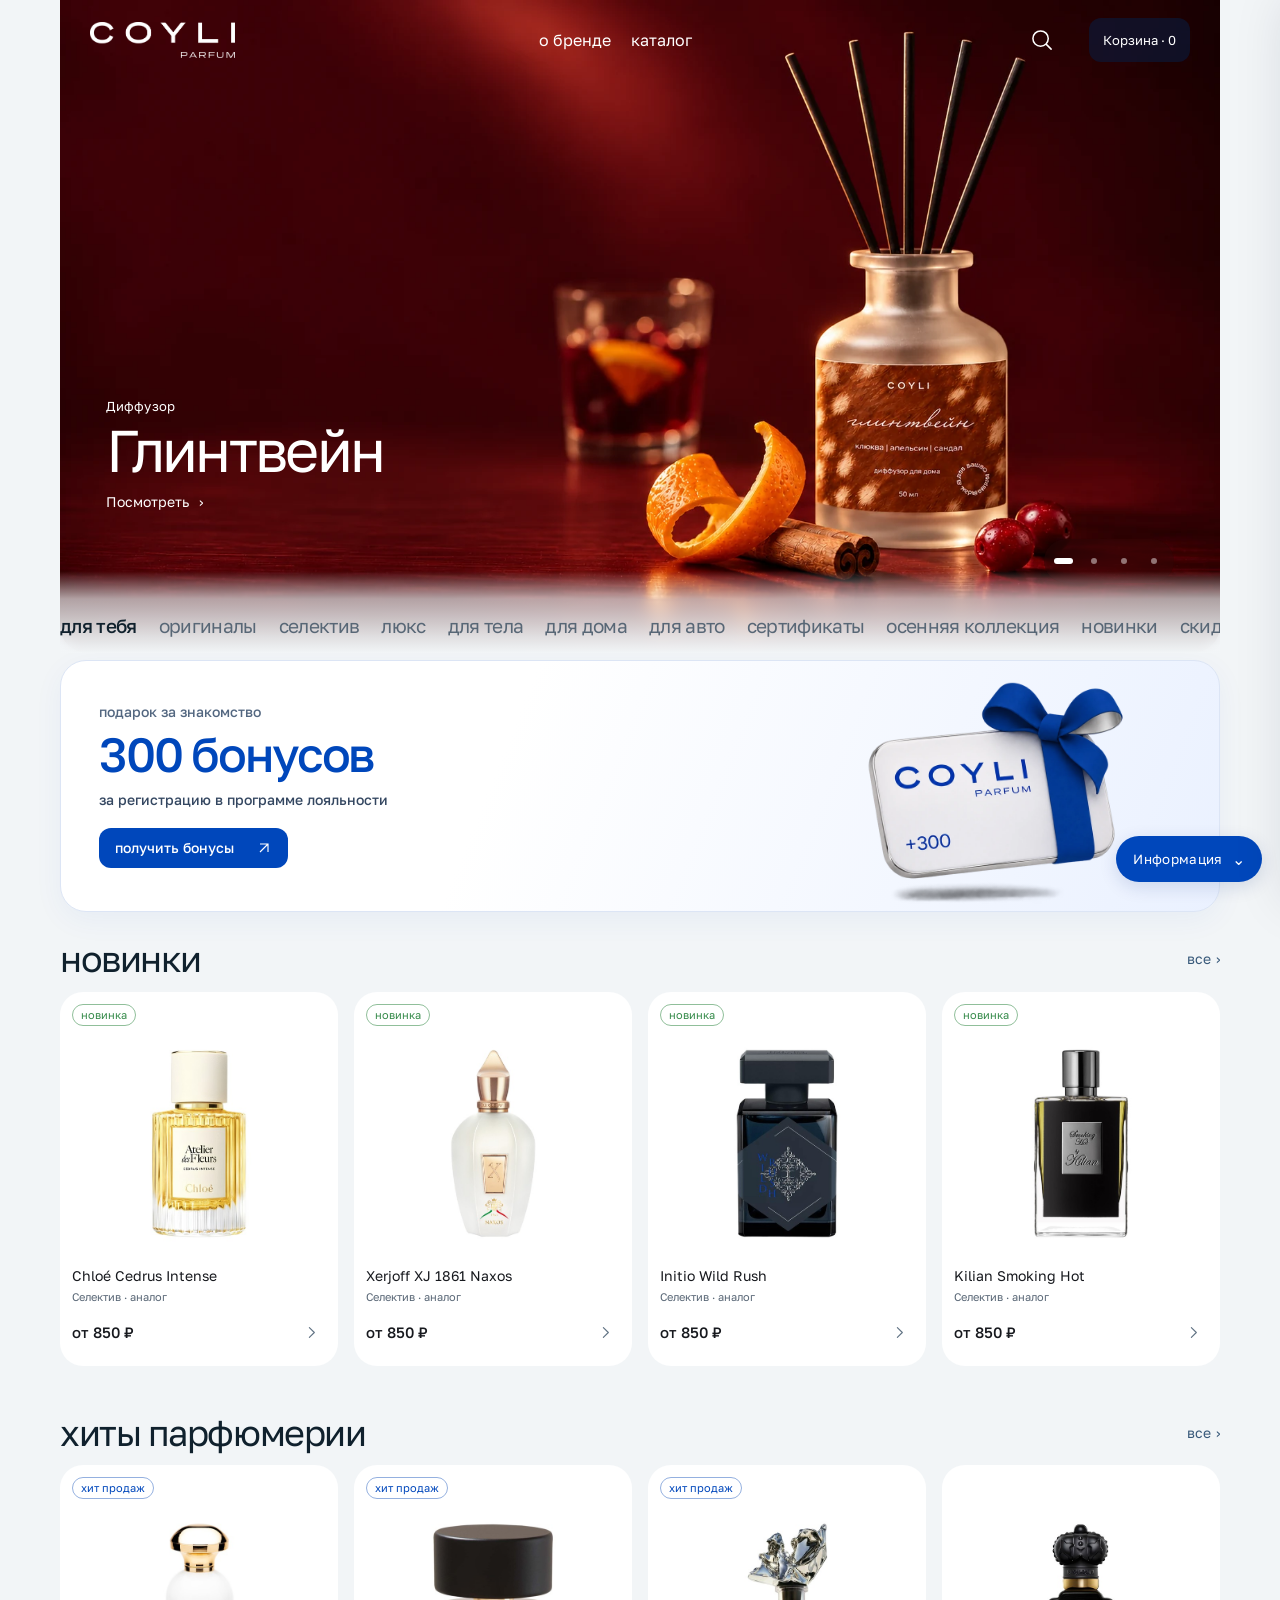
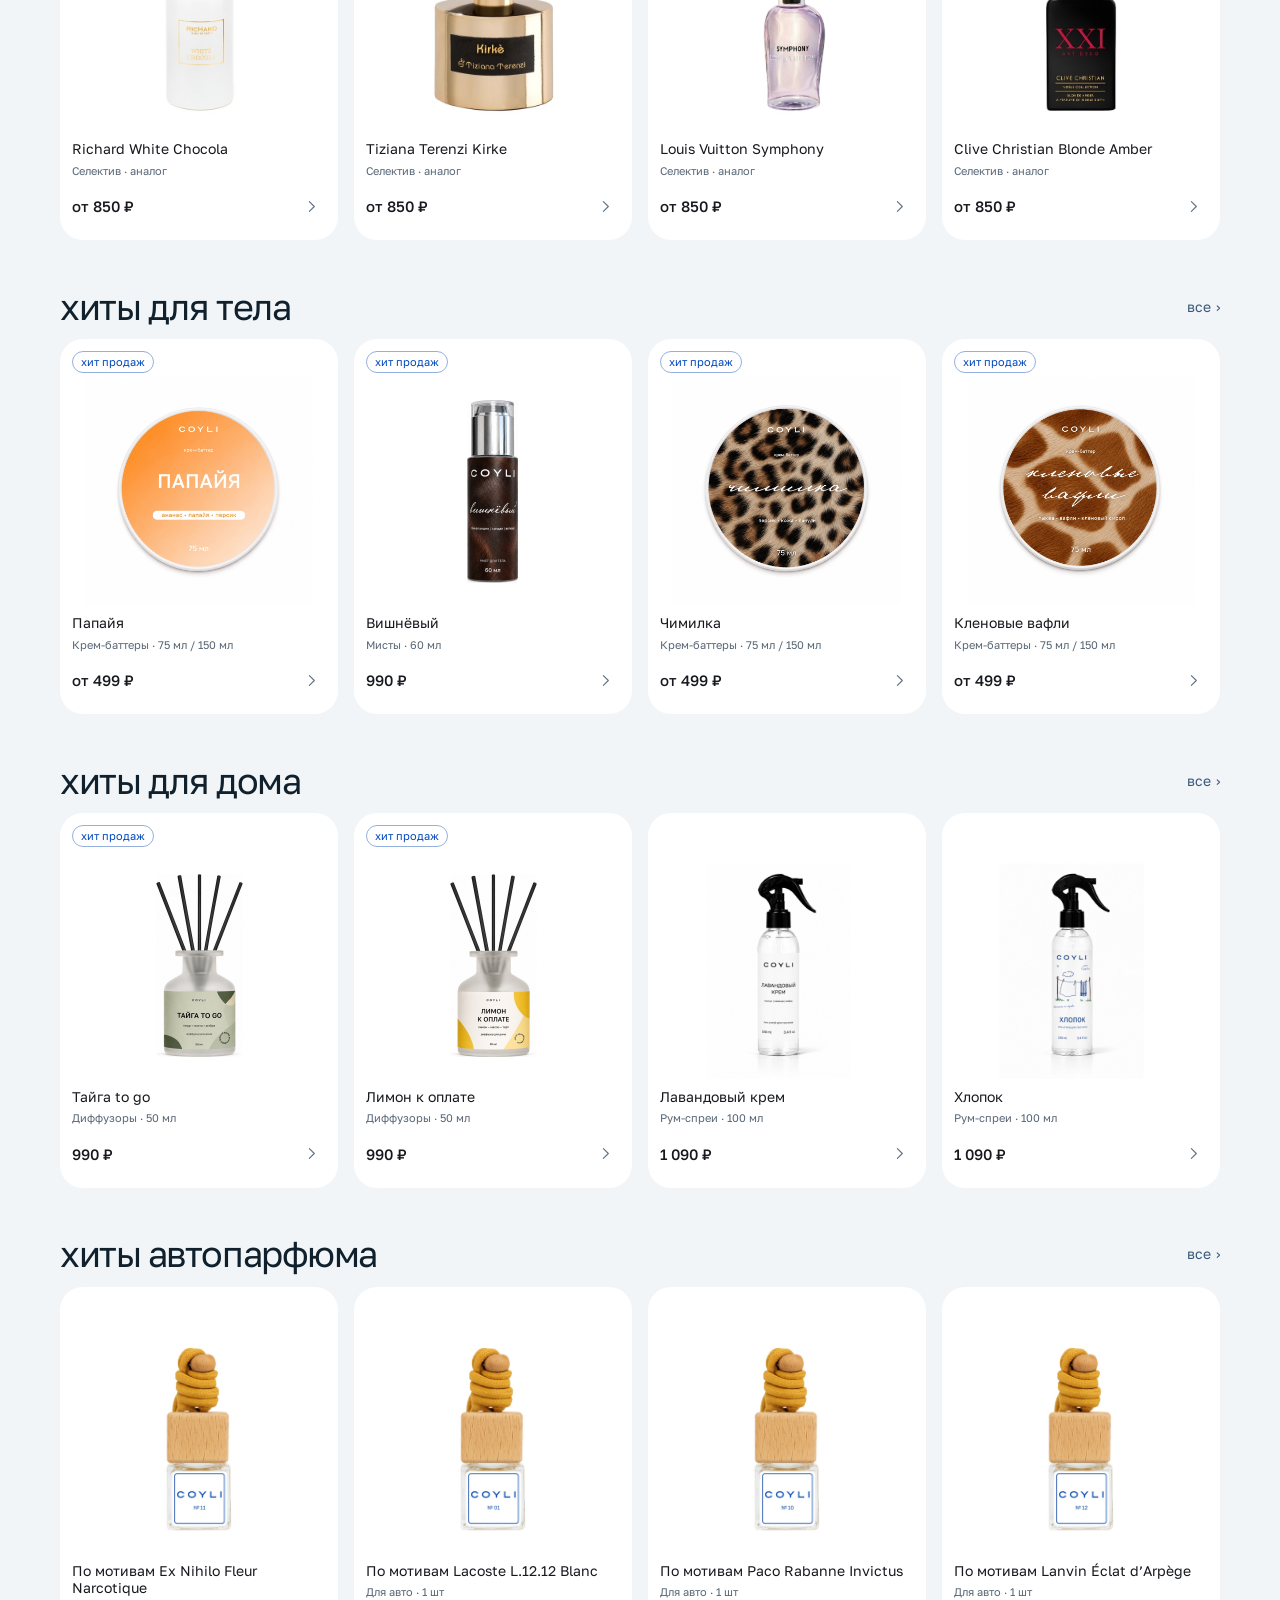
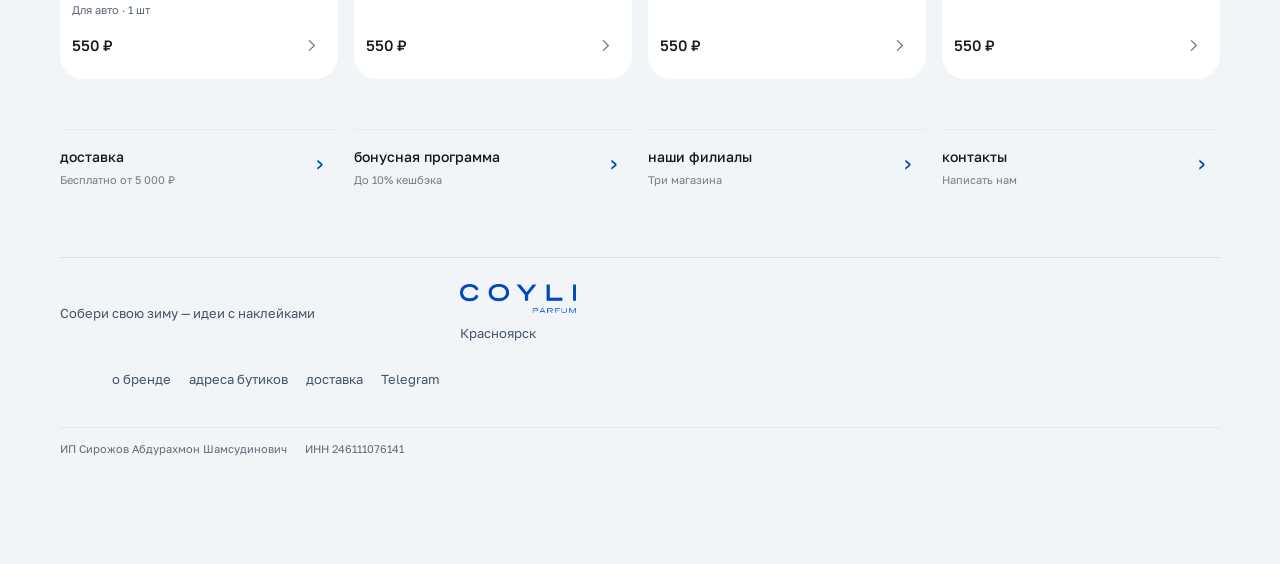
<file: index.html>
<!doctype html><html lang="ru"><head><meta charset="utf-8"><meta name="viewport" content="width=device-width,initial-scale=1,viewport-fit=cover"><title>COYLI</title><meta name="application-name" content="COYLI"><meta name="apple-mobile-web-app-title" content="COYLI"><meta name="apple-mobile-web-app-capable" content="yes"><meta name="mobile-web-app-capable" content="yes"><meta name="apple-mobile-web-app-status-bar-style" content="default"><meta name="theme-color" content="#ffffff"><link rel="apple-touch-icon" sizes="180x180" href="assets/app/catalog-touch-180.png?v=20261118-brand-original"><link rel="icon" href="favicon.ico?v=20261118-desktop" sizes="16x16 32x32 48x48"><link rel="icon" type="image/png" sizes="32x32" href="assets/app/catalog-favicon-32.png?v=20261118-desktop"><link rel="icon" type="image/svg+xml" sizes="any" href="assets/app/catalog-favicon.svg?v=20261118-desktop"><link rel="manifest" href="manifest.webmanifest?v=20261118-brand-original"><link rel="preconnect" href="https://fonts.googleapis.com"><link rel="preconnect" href="https://fonts.gstatic.com" crossorigin><link href="https://fonts.googleapis.com/css2?family=Golos+Text:wght@400;500&display=swap" rel="stylesheet"><style>:root{font-family:"Golos Text",Arial,sans-serif;color:#08080D;background:#fff}*{box-sizing:border-box}body{margin:0}header{position:sticky;top:0;background:#fff;z-index:4;border-bottom:1px solid #eee;padding:17px max(18px,calc((100vw - 1120px)/2));display:flex;align-items:center;justify-content:space-between}.logo{font-weight:500;letter-spacing:.34em;font-size:25px;color:#0047bb;font-weight:600}.sub{font-size:10px;letter-spacing:0;color:#999}.bag{background:#0047bb;color:white;border:0;border-radius:22px;padding:11px 15px;cursor:pointer}.wrap{max-width:1120px;margin:auto;padding:24px 16px 90px}.hero{background:linear-gradient(115deg,#f5f6f9,#e8ecf8);padding:36px 28px;border-radius:23px;margin:18px 0 23px}.hero h1{font-weight:500;font-size:clamp(28px,5vw,48px);margin:0 0 12px;color:#0047bb;letter-spacing:-.04em}.hero p{color:#5c6470;max-width:520px;line-height:1.5}.search{width:100%;padding:16px 18px;border:1px solid #dedede;border-radius:14px;font-size:16px;outline:none}.search:focus{border-color:#0047bb}.tabs{display:flex;gap:9px;overflow:auto;padding:16px 0 20px}.tab{border:0;border-radius:22px;background:#f0f0f0;color:#555;white-space:nowrap;padding:11px 16px;cursor:pointer}.tab.active{background:#0047bb;color:#fff}.status{display:flex;justify-content:space-between;align-items:center;color:#777;font-size:13px;margin:5px 0 16px}.grid{display:grid;grid-template-columns:repeat(4,minmax(0,1fr));gap:14px}.item{background:#f1f1f1;border-radius:19px;padding:14px;display:flex;flex-direction:column;min-height:265px;cursor:pointer}.visual{height:145px;display:flex;justify-content:center;align-items:center;overflow:hidden}.bottle{width:65px;height:108px;border-radius:13px 13px 10px 10px;background:linear-gradient(90deg,#dce3f1,#fff 45%,#d4dce9);box-shadow:8px 8px 20px #0001;position:relative;display:flex;align-items:center;justify-content:center}.bottle:before{content:'';position:absolute;top:-12px;width:34px;height:16px;border-radius:4px;background:#a7a9ad}.bottle span{font-size:10px;letter-spacing:2px;color:#0047bb}.visual.home .bottle{width:85px;height:90px;background:linear-gradient(90deg,#e8d5bd,#fff4e9,#d5b9a0)}.visual.home .bottle:before{background:#b3b3b3;width:90px;height:12px;top:-7px}.visual.car .bottle{height:83px;width:57px;background:linear-gradient(90deg,#e7c892,#fff,#dbbb8b)}.name{font-weight:500;font-size:14px;line-height:1.3;min-height:35px}.meta{font-size:12px;color:#777;margin:7px 0;line-height:1.4;flex:1}.bottom{display:flex;justify-content:space-between;align-items:center;gap:8px}.price{font-weight:500;font-size:15px}.plus{border:0;background:#fff;border-radius:50%;width:32px;height:32px;font-size:22px;cursor:pointer}.overlay{position:fixed;inset:0;background:#0006;z-index:8;display:none;align-items:flex-end;justify-content:center}.overlay.open{display:flex}.panel{background:#fff;width:min(560px,100%);max-height:calc(100dvh - 12px);overflow-y:auto;overscroll-behavior:contain;border-radius:25px 25px 0 0;padding:20px 24px 36px}.close{position:sticky;top:0;float:right;z-index:30;display:flex;align-items:center;justify-content:center;border:0;background:#f0f0f0;color:#111;border-radius:50%;width:44px;height:44px;font-size:29px;line-height:1;cursor:pointer;box-shadow:0 1px 8px #0002}.pillset{display:flex;flex-wrap:wrap;gap:8px;margin:12px 0 22px}.pill{border:1px solid #ddd;border-radius:11px;padding:10px 13px;background:#fff;cursor:pointer}.pill.selected{border-color:#0047bb;color:#0047bb;background:#eff4ff}.primary{width:100%;background:#0047bb;border:0;color:white;border-radius:14px;padding:16px;font-size:15px;cursor:pointer}.muted{font-size:12px;color:#888;line-height:1.5}.cartline{display:flex;justify-content:space-between;gap:15px;border-bottom:1px solid #eee;padding:13px 0}.actions{display:flex;gap:10px}.actions>*{flex:1}.secondary{background:#eee;border:0;border-radius:14px;padding:14px;cursor:pointer}footer{padding:32px 0;color:#999;font-size:12px}@media(max-width:750px){.grid{grid-template-columns:repeat(2,minmax(0,1fr));gap:10px}.item{padding:12px;min-height:255px}.visual{height:120px}.hero{padding:30px 22px}.logo{font-size:22px}.name{font-size:12px}.wrap{padding-top:10px}}.product-photo{width:100%;height:100%;object-fit:contain;display:block;border-radius:12px;background:#fff}.brand-link{display:flex;align-items:center;text-decoration:none}.brand-logo{display:block;width:164px;height:auto;max-height:56px;object-fit:contain}@media(max-width:750px){.brand-logo{width:130px}header{padding-top:12px;padding-bottom:12px}}/* Единый вид товарных карточек */
.grid{align-items:stretch}.item{background:#f6f6f6;min-height:310px;padding:12px;transition:transform .15s ease}.item:active{transform:scale(.99)}
.visual{height:auto;aspect-ratio:1/1;background:#fff;border-radius:14px;margin-bottom:12px;overflow:hidden;flex-shrink:0}
.product-photo{width:100%;height:100%;object-fit:contain;object-position:center;background:#fff;border-radius:0}

.item .name{min-height:0;font-size:15px;line-height:1.35;margin-bottom:7px}
.item .meta{font-size:12px;line-height:1.5;margin:0 0 13px;min-height:34px}
.item .bottom{margin-top:auto}.item .plus{color:#0047bb;font-size:26px;width:36px;height:36px}
.panel .visual{height:260px!important;max-width:360px;margin:0 auto 15px;aspect-ratio:auto;overflow:visible;display:flex;align-items:center;justify-content:center}.panel .product-photo{width:100%;height:100%;object-fit:contain;object-position:center;display:block}
@media(max-width:750px){.grid{gap:10px}.item{padding:10px;min-height:280px;border-radius:17px}.item .name{font-size:13px}.item .meta{font-size:11px}.visual{margin-bottom:10px}.panel .visual{height:230px!important;overflow:visible}}
@media(min-width:751px){.grid{grid-template-columns:repeat(4,minmax(0,1fr))}}
/* Фото и ноты импортированного каталога */
.panel .product-notes{white-space:pre-line;line-height:1.65;font-size:13px;color:#555}

/* Equal bottle height and centering from untouched source photos. */
.photo-frame{height:100%;width:auto;aspect-ratio:1;max-width:100%;position:relative;overflow:hidden;background:#fff;flex-shrink:0}
.photo-frame .product-photo{position:absolute;max-width:none;border-radius:0}
.sale-badge{display:inline-block;align-self:flex-start;background:#0047bb;color:#fff;border-radius:7px;padding:5px 8px;font-size:12px;margin-bottom:8px}.old-price{color:#888;font-size:12px;font-weight:400;margin-right:6px;white-space:nowrap}.sale-price{color:#0047bb;white-space:nowrap}.availability{font-size:11px;line-height:1.5;color:#52614d;margin:0 0 10px}.original-location{color:#0047bb;background:#f3f6fc;border-radius:12px;padding:14px 16px;margin:0 0 16px;font-size:13px;line-height:1.5}.original-location[hidden]{display:none}.item .bottom .price{display:flex;flex-wrap:wrap;align-items:baseline;gap:3px}.panel .old-price{font-size:17px}.panel .availability{font-size:13px}
</style><link rel="stylesheet" href="gift-cards.css?v=20261116-2"><style>
.coyli-services{margin:22px 0 30px}.coyli-services h2{font-size:21px;font-weight:400;letter-spacing:-.025em;margin:0 0 17px;color:#222}.coyli-services-grid{display:grid;grid-template-columns:repeat(4,minmax(0,1fr));gap:12px}.coyli-service{border:1px solid #ebedf1;border-radius:15px;background:#fafbfc;padding:18px 15px;text-align:left;cursor:pointer;color:#252a33;min-height:125px;display:flex;flex-direction:column;gap:10px;font:inherit}.coyli-service svg{width:24px;height:24px;stroke:#0047bb;stroke-width:1.4;fill:none}.coyli-service strong{font-size:14px;font-weight:500}.coyli-service small{font-size:11px;line-height:1.5;color:#7c828d}.coyli-info-overlay{position:fixed;inset:0;background:#10172580;z-index:12;display:none;align-items:flex-end;justify-content:center}.coyli-info-overlay.open{display:flex}.coyli-info-panel{background:white;border-radius:22px 22px 0 0;padding:26px 24px 36px;width:min(580px,100%);max-height:85dvh;overflow:auto}.coyli-info-panel h2{font-size:26px;font-weight:400;letter-spacing:-.03em;margin:0 42px 18px 0}.coyli-info-panel p,.coyli-info-panel li{font-size:14px;line-height:1.7;color:#59606a}.coyli-info-panel h3{font-size:15px;font-weight:500;margin:20px 0 6px}.coyli-info-panel .coyli-info-close{float:right;border:0;background:#f2f3f5;border-radius:50%;width:36px;height:36px;font-size:23px;cursor:pointer}.coyli-info-panel a{color:#0047bb;text-decoration:none}.coyli-info-panel .coyli-info-link{display:inline-block;margin-top:12px;padding:12px 17px;background:#0047bb;color:#fff;border-radius:10px;font-size:13px}@media(max-width:650px){.coyli-services-grid{grid-template-columns:repeat(2,minmax(0,1fr));gap:9px}.coyli-service{min-height:124px;padding:15px 12px}.coyli-service strong{font-size:13px}.coyli-services h2{font-size:19px}}
</style><style>
/* Quiet, editorial navigation rather than dashboard tiles */
.coyli-services{margin:28px 0 35px;border-top:1px solid #e9ebef}
.coyli-services h2{font-size:12px;font-weight:400;letter-spacing:.12em;text-transform:uppercase;color:#0047bb;margin:23px 0 8px}
.coyli-services-grid{display:grid;grid-template-columns:repeat(2,minmax(0,1fr));gap:0 32px}
.coyli-service{background:transparent;border:0;border-bottom:1px solid #e9ebef;border-radius:0;min-height:0;padding:20px 4px;display:grid;grid-template-columns:1fr 18px;gap:5px 10px;align-items:center}
.coyli-service svg{display:none}
.coyli-service:after{content:'›';grid-column:2;grid-row:1/3;color:#0047bb;font-size:24px;font-weight:300;line-height:1;font-family:Arial,sans-serif}
.coyli-service strong{font-size:16px;font-weight:400;letter-spacing:-.01em}
.coyli-service small{font-size:12px;color:#90949b}
.coyli-info-overlay{background:rgba(15,22,35,.32)}
.coyli-info-panel{border-radius:20px 20px 0 0;padding:28px 25px 38px}
.coyli-info-panel h2{font-size:25px;font-weight:400}
.coyli-info-panel h3{font-size:12px;font-weight:500;letter-spacing:.11em;text-transform:uppercase;color:#0047bb;margin:24px 0 9px}
.coyli-info-panel p,.coyli-info-panel li{font-size:14px;color:#5f646d;line-height:1.75}
@media(max-width:650px){.coyli-services-grid{grid-template-columns:1fr}.coyli-services h2{font-size:11px}.coyli-service{padding:16px 3px}.coyli-service strong{font-size:15px}}
</style><style>
/* COYLI storefront refresh — editorial hero, quick shopping navigation */
[hidden]{display:none!important}
:root{--coyli-blue:#0047BB}html{scroll-behavior:smooth}body{background:#fff;color:#17191e}
header{padding-top:14px;padding-bottom:14px;border-bottom:1px solid #f0f0f2}
.bag{border-radius:12px;font-size:12px;font-weight:400;padding:12px 14px}
.wrap{padding-top:12px}.hero{margin:4px 0 16px;background:#f4f5f8;border-radius:16px;padding:40px 34px;min-height:280px;display:flex;align-items:center}
.hero-copy{max-width:650px}.hero-kicker,.coyli-kicker{font-size:10px;letter-spacing:.16em;color:#0047BB;font-weight:400}
.hero h1{color:#20242b;font-size:clamp(28px,4vw,44px);font-weight:400;line-height:1.14;letter-spacing:-.045em;margin:16px 0 12px;max-width:590px}
.hero p{color:#737986;font-size:14px;line-height:1.65;margin:0 0 22px;max-width:390px}
.coyli-hero-cta{display:inline-flex;gap:16px;align-items:center;text-decoration:none;background:#0047BB;color:#fff;border-radius:10px;padding:12px 17px;font-size:13px;font-weight:400}
.coyli-hero-cta span{font-family:Arial,sans-serif;font-size:17px}
.coyli-quick{display:grid;grid-template-columns:repeat(4,minmax(0,1fr));gap:10px;margin:18px 0 33px}
.coyli-quick button{border:1px solid #eef0f2;background:#f7f8fa;border-radius:13px;padding:20px 15px;min-height:92px;display:flex;flex-direction:column;justify-content:flex-end;text-align:left;gap:7px;cursor:pointer;font-family:inherit;color:#20242b}
.coyli-quick span{font-size:14px;font-weight:500}.coyli-quick small{font-size:11px;color:#8a8f99}
.coyli-catalog-heading{margin:0 0 15px;scroll-margin-top:100px}.coyli-catalog-heading h2{font-size:25px;font-weight:400;letter-spacing:-.035em;margin:9px 0 0}
.search{background:#f6f7f9;border:1px solid transparent;border-radius:12px;padding:16px 18px;font-family:inherit;font-size:14px}
.search:focus{background:#fff;border-color:#0047BB}
.tabs{gap:7px;padding:13px 0 17px;scrollbar-width:none}.tabs::-webkit-scrollbar{display:none}
.tab{border-radius:9px;padding:11px 14px;background:#f4f5f6;color:#535964;font-size:12px;font-family:inherit}
.tab.active{background:#0047BB;color:#fff}.status{font-size:12px;color:#9196a0}
.grid{gap:13px}.item{background:#fff;border:1px solid #f0f0f2;border-radius:13px;padding:11px;min-height:0}
.visual{background:#f8f8f9;border-radius:10px;margin-bottom:12px}.product-photo,.photo-frame{background:#fff}
.item .name{font-size:13px;font-weight:500}.item .meta{font-size:11px;color:#9297a0}
.item .price{font-size:14px}.item .plus{background:#0047BB;color:#fff;border-radius:10px;font-size:22px;width:34px;height:34px;line-height:1}
.coyli-services{margin:55px 0 24px;padding-top:20px;border-top:1px solid #eceef1}
.coyli-services h2{font-size:13px;color:#252b33;letter-spacing:0;text-transform:none;font-weight:500;margin:4px 0 10px}
.coyli-services-grid{grid-template-columns:repeat(4,minmax(0,1fr));gap:0 22px}
.coyli-service{padding:16px 0;grid-template-columns:1fr 12px;min-height:0}
.coyli-service:after{content:'›';font-family:Arial,sans-serif;font-size:21px;color:#0047BB;line-height:1}
.coyli-service strong{font-size:13px;font-weight:400}.coyli-service small{font-size:11px}
@media(max-width:750px){
header{padding:12px 17px}.wrap{padding:10px 15px 75px}
.hero{min-height:0;padding:30px 23px 29px;margin:0 0 13px;border-radius:15px}
.hero h1{font-size:29px;max-width:340px;margin:13px 0 12px}
.hero p{font-size:13px;line-height:1.55;margin-bottom:19px}
.coyli-quick{grid-template-columns:repeat(4,minmax(0,1fr));gap:7px;margin:12px 0 29px}
.coyli-quick button{padding:12px 8px;min-height:78px;border-radius:10px;gap:6px}
.coyli-quick span{font-size:11px;line-height:1.25}.coyli-quick small{font-size:9px;line-height:1.3}
.coyli-catalog-heading h2{font-size:23px}.coyli-catalog-heading{margin-bottom:12px}
.grid{gap:9px}.item{padding:8px;border-radius:12px}
.item .name{font-size:12px}.item .meta{font-size:10px}
.coyli-services{margin-top:40px}.coyli-services-grid{grid-template-columns:repeat(2,minmax(0,1fr));gap:0 16px}
.coyli-service{padding:14px 0}.coyli-service strong{font-size:12px}.coyli-service small{font-size:10px}
}
</style><style>
/* 2026 refined storefront: visual rhythm, information visible before products */
.hero{position:relative;overflow:hidden;background:linear-gradient(125deg,#f5f5f6 0%,#eef1f7 62%,#dce6f7 100%);min-height:320px}
.hero:before{content:"";position:absolute;width:360px;height:360px;right:-110px;top:-125px;border-radius:50%;background:radial-gradient(circle,#fff9 0%,#ffffff00 72%);pointer-events:none}
.hero:after{content:"COYLI";position:absolute;right:24px;bottom:-45px;font-size:clamp(90px,16vw,190px);letter-spacing:.16em;color:#0047BB08;pointer-events:none;font-weight:500}
.hero-copy{position:relative;z-index:1}
.hero h1{max-width:490px;font-size:clamp(30px,4.1vw,49px);line-height:1.12}
.coyli-benefits{display:flex;flex-wrap:wrap;gap:7px 22px;margin:18px 0 18px;padding:0 4px;color:#596575;font-size:11px}
.coyli-benefits span{display:flex;align-items:center;gap:8px}
.coyli-benefits span:before{content:"";display:block;width:5px;height:5px;background:#0047BB;border-radius:50%}
.coyli-services{margin:0 0 25px;padding:0;border:0}
.coyli-services h2{display:none}
.coyli-services-grid{display:grid;grid-template-columns:repeat(4,minmax(0,1fr));gap:9px}
.coyli-service{background:#fff;border:1px solid #e8ebf0;border-radius:13px;padding:14px 12px;min-height:76px;display:grid;grid-template-columns:1fr 13px;align-content:center;gap:5px 4px;transition:border-color .2s,background .2s}
.coyli-service:hover{border-color:#b8c8e5;background:#f9fbff}
.coyli-service:after{content:"›";font-size:21px;grid-row:1/3;grid-column:2;align-self:center}
.coyli-service strong{font-size:12px;font-weight:500;color:#28303b}
.coyli-service small{font-size:10px;line-height:1.3;color:#858d9b}
.coyli-quick{margin:14px 0 31px}
.coyli-quick button{position:relative;overflow:hidden;background:linear-gradient(140deg,#f6f7f9,#e9eef7);border:0;min-height:98px;padding:16px}
.coyli-quick button:nth-child(2){background:linear-gradient(135deg,#f8f5f2,#f0e8e2)}
.coyli-quick button:nth-child(3){background:linear-gradient(135deg,#f5f2ec,#e9e3d8)}
.coyli-quick button:nth-child(4){background:linear-gradient(135deg,#eef3fb,#e3eaf8)}
.coyli-quick button:after{content:"↗";position:absolute;right:13px;top:10px;font-size:17px;color:#0047BB;font-family:Arial,sans-serif}
.coyli-quick span{font-size:14px}.coyli-quick small{font-size:11px}
@media(max-width:750px){
.hero{min-height:0;padding:29px 23px 32px}
.hero:after{font-size:100px;right:-15px;bottom:-23px}
.hero h1{font-size:30px;max-width:330px}
.coyli-benefits{gap:9px 15px;margin:14px 0 15px;font-size:10px}
.coyli-services{margin:0 0 20px}
.coyli-services-grid{grid-template-columns:repeat(2,minmax(0,1fr));gap:8px}
.coyli-service{min-height:70px;padding:12px 13px;border-radius:12px}
.coyli-service strong{font-size:12px}.coyli-service small{font-size:10px}
.coyli-quick{display:grid;grid-template-columns:repeat(2,minmax(0,1fr));gap:9px;margin:0 0 27px}
.coyli-quick button{min-height:92px;padding:16px 13px}
.coyli-quick span{font-size:14px}.coyli-quick small{font-size:11px}
}
</style><style>
/* Always-accessible COYLI information drawer */
.coyli-side-trigger{position:fixed;right:0;top:44%;z-index:85;display:flex;align-items:center;gap:9px;writing-mode:vertical-rl;transform:none;background:#0047BB;color:white;border:0;border-radius:12px 0 0 12px;padding:17px 10px;font:500 11px/1.2 inherit;letter-spacing:.025em;box-shadow:0 5px 18px #002c7a24;cursor:pointer}
.coyli-side-trigger span:last-child{font-size:16px}
.coyli-side-backdrop{position:fixed;inset:0;background:#141a2880;z-index:180;opacity:0;pointer-events:none;transition:opacity .22s}
.coyli-side-backdrop.open{opacity:1;pointer-events:auto}
.coyli-side-drawer{position:fixed;right:0;top:0;bottom:0;width:min(380px,90vw);background:#fff;z-index:181;box-shadow:-12px 0 50px #0d1a3220;transform:translateX(105%);transition:transform .25s ease;overflow-y:auto;padding:30px 24px}
.coyli-side-drawer.open{transform:translateX(0)}
.coyli-side-head{display:flex;justify-content:space-between;align-items:start;gap:15px;margin-bottom:34px}
.coyli-side-head small{font-size:10px;letter-spacing:.18em;color:#0047BB}
.coyli-side-head h2{font-size:25px;font-weight:400;line-height:1.2;margin:13px 0 0;letter-spacing:-.035em}
.coyli-side-head button{border:0;background:#f3f5f7;border-radius:50%;width:36px;height:36px;font-size:24px;cursor:pointer;color:#323b4a}
.coyli-side-links{display:grid}
.coyli-side-links button{position:relative;display:flex;flex-direction:column;align-items:flex-start;text-align:left;gap:8px;padding:19px 32px 19px 0;border:0;border-bottom:1px solid #eceef1;background:#fff;font-family:inherit;cursor:pointer}
.coyli-side-links strong{font-size:15px;font-weight:500;color:#242a34}
.coyli-side-links small{font-size:12px;color:#8a919c}
.coyli-side-links button>span{position:absolute;right:0;top:25px;color:#0047BB;font-size:19px}
@media(max-width:750px){.coyli-side-trigger{top:auto;bottom:100px;right:12px;writing-mode:horizontal-tb;border-radius:50px;padding:12px 15px;font-size:11px;box-shadow:0 4px 18px #002c7a30}.coyli-side-trigger span:last-child{transform:rotate(-90deg)}.coyli-side-drawer{padding:28px 22px}}
</style><style>
/* Rounded, shopping-first COYLI mobile storefront */
.hero{background:linear-gradient(120deg,#eee7df,#d6c5b8 65%,#bda99b);border-radius:25px;min-height:310px;padding:40px 32px;margin:8px 0 22px;overflow:hidden}
.hero:after{content:"";right:-70px;bottom:-85px;width:300px;height:300px;border-radius:50%;background:radial-gradient(circle at 35% 35%,#ffffff70,#ad826b40 60%,transparent 70%);position:absolute;pointer-events:none}
.hero h1{color:#342922;font-size:clamp(32px,4.5vw,53px);max-width:480px;letter-spacing:-.045em;font-weight:400}
.hero p{color:#655a55}.hero-kicker{color:#665044}
.coyli-hero-cta{background:#fff;color:#2d2927;border-radius:999px;padding:13px 19px}
.coyli-quick{display:flex!important;gap:17px;overflow-x:auto;scroll-snap-type:x mandatory;padding:2px 3px 14px;margin:0 0 17px;scrollbar-width:none}
.coyli-quick[hidden]{display:none!important}
.coyli-quick button,.coyli-quick button:nth-child(n){background:transparent;border:0;border-radius:0;min-height:0;min-width:91px;width:91px;flex:0 0 91px;padding:0;display:flex;align-items:center;justify-content:flex-start;flex-direction:column;gap:10px;scroll-snap-align:start}
.coyli-quick button:after{display:none}
.coyli-category-circle{display:grid;place-items:center;width:84px;height:84px;border-radius:50%;background:linear-gradient(140deg,#f1f3f7,#dfe7f5);border:4px solid white;outline:1px solid #e8ebf1;color:#0047BB;font-size:32px;font-weight:300}
.coyli-quick button:nth-child(2) .coyli-category-circle{background:#0047BB;color:#fff}
.coyli-quick button:nth-child(3) .coyli-category-circle{background:#f3e8e2;color:#8c6654}
.coyli-quick button:nth-child(4) .coyli-category-circle{background:#e9e2d9;color:#84684f}
.coyli-quick button:nth-child(5) .coyli-category-circle{background:#f4ede3;color:#9b7a56}
.coyli-category-name{font-size:11px!important;color:#343b45;line-height:1.25;text-align:center;font-weight:500;white-space:normal}
.coyli-home-links{display:grid;grid-template-columns:repeat(4,minmax(0,1fr));gap:10px;margin:13px 0 30px}
.coyli-home-links button{position:relative;border:0;border-radius:19px;background:#f5f6f8;text-align:left;padding:20px 23px;min-height:92px;display:flex;flex-direction:column;gap:8px;cursor:pointer;font-family:inherit}
.coyli-home-links button span{font-size:14px;font-weight:500;color:#242b35}
.coyli-home-links button small{font-size:11px;color:#858d99}
.coyli-home-links button b{position:absolute;right:15px;top:18px;color:#0047BB;font-size:23px;font-weight:300}
.coyli-side-trigger{bottom:96px}
.coyli-catalog-heading h2{font-size:25px;font-weight:500}
.item{border-radius:20px}.visual{border-radius:16px}.item .plus{border-radius:50%}
@media(max-width:750px){
.hero{padding:29px 24px;min-height:285px;border-radius:24px;margin:6px 0 21px}
.hero h1{font-size:34px;max-width:310px;line-height:1.12}
.hero p{font-size:13px}
.coyli-quick{gap:12px;margin:0 -15px 10px;padding:4px 15px 15px}
.coyli-quick button,.coyli-quick button:nth-child(n){min-width:79px;width:79px;flex-basis:79px;min-height:0;padding:0}
.coyli-category-circle{width:72px;height:72px;font-size:29px}
.coyli-category-name{font-size:10px!important}
.coyli-home-links{grid-template-columns:repeat(2,minmax(0,1fr));gap:9px;margin:8px 0 27px}
.coyli-home-links button{border-radius:18px;padding:18px 14px;min-height:91px}
.coyli-home-links button span{font-size:12px;padding-right:12px}
.coyli-home-links button small{font-size:10px;line-height:1.35}
.coyli-home-links button b{right:10px;top:15px;font-size:20px}
.item{border-radius:16px}.visual{border-radius:13px}
}
</style><style>.coyli-category-circle{overflow:hidden;background:#fff!important}.coyli-category-circle>span{display:grid;place-items:center;width:100%;height:100%}.coyli-category-circle img{width:100%;height:100%;object-fit:contain;display:block;mix-blend-mode:multiply}.coyli-quick button:nth-child(2) .coyli-category-circle{background:#fff!important;color:#0047BB}.coyli-category-circle:has(img){border:4px solid #fff;box-shadow:0 0 0 1px #e9e9ed}</style><style>
/* Autumn shopping journey, October 2026 */
#catalog-start{scroll-margin-top:100px}.hero.autumn-hero{display:flex;min-height:480px;background:#f2efeb;padding:46px 40px;isolation:isolate}.autumn-hero:before,.autumn-hero:after{display:none}.autumn-hero-photo{position:absolute;right:0;top:0;width:53%;height:100%;object-fit:cover;object-position:50% 66%;z-index:-1}.autumn-hero .hero-copy{width:49%;max-width:480px}.autumn-hero h1{font-size:clamp(32px,4vw,49px)}.autumn-hero .coyli-hero-cta{background:#0047BB;color:white;font-size:13px;min-height:46px}.autumn-hero .hero-kicker{color:#655046}.coyli-quick [aria-pressed="true"] .coyli-category-circle{outline:2px solid #0047BB}.coyli-quick button:first-child .coyli-category-circle{outline-color:#9a6952}#collection-intro{margin:0 0 18px;color:#655a55;font-size:14px;line-height:1.6}#collection-intro .pillset{margin:12px 0}.cart-delivery{padding:14px;background:#f1f5fc;border-radius:14px;font-size:14px}.hero[hidden]{display:none!important}button,a{touch-action:manipulation}button:focus-visible,a:focus-visible{outline:2px solid #0047BB;outline-offset:4px}.coyli-home-links{margin-bottom:24px}
@media(max-width:750px){.hero.autumn-hero{height:550px;min-height:0;display:block;padding:24px 22px;margin-bottom:18px}.autumn-hero-photo{width:100%;height:100%;object-fit:cover;object-position:center 58%}.autumn-hero .hero-copy{position:static;width:100%;max-width:none}.autumn-hero h1{font-size:29px;max-width:300px;margin:9px 0}.autumn-hero p{margin:0;font-size:12px}.autumn-hero .coyli-hero-cta{position:absolute;bottom:22px;left:22px;right:22px;justify-content:space-between;min-height:46px}.hero-kicker{font-size:9px}.coyli-home-links button{min-height:75px;padding:14px}.coyli-side-trigger{bottom:20px}.coyli-category-circle{border-radius:24px}.coyli-catalog-heading h2{font-size:25px}}
@media(max-width:360px){.hero.autumn-hero{height:510px}.autumn-hero h1{font-size:26px}}
</style><style id="visible-shopping-shortcuts">
.coyli-quick{display:grid!important;grid-template-columns:repeat(9,minmax(0,1fr));gap:18px 10px;overflow:visible;scroll-snap-type:none;margin:0 0 24px;padding:0}
.coyli-quick button,.coyli-quick button:nth-child(n){width:100%;min-width:0;flex:none;gap:9px}
.coyli-category-circle,.coyli-category-circle:has(img){width:76px;height:76px;border-radius:50%;border:1px solid #e8e9ed;outline:none;box-shadow:none}
.coyli-quick .shortcut-new{background:#eee4db!important;color:#6d422c;font-size:15px;font-style:italic}
.coyli-quick .shortcut-sale{background:#0047BB!important;color:white!important;font-size:33px;letter-spacing:-.08em}
.coyli-quick .shortcut-gift{color:#0047BB;background:#eef3fc!important;font-size:30px}
.coyli-quick [aria-pressed="true"] .coyli-category-circle{box-shadow:0 0 0 2px #0047BB;outline:none}
.autumn-hero h1{font-size:clamp(40px,4.8vw,60px);line-height:1.03;letter-spacing:-.04em;font-weight:400;margin:17px 0}
.autumn-hero .hero-kicker{font-size:10px;letter-spacing:.15em}
@media(max-width:750px){
.coyli-quick{grid-template-columns:repeat(5,minmax(0,1fr));gap:17px 8px;margin:0 0 24px;padding:0;overflow:visible}
.coyli-quick button,.coyli-quick button:nth-child(n){width:100%;min-width:0;gap:8px}
.coyli-category-circle,.coyli-category-circle:has(img){width:58px;height:58px;border-radius:50%}
.coyli-category-name{font-size:10px!important;line-height:1.3;font-weight:400}
.coyli-quick .shortcut-new{font-size:13px}.coyli-quick .shortcut-sale{font-size:29px}
.hero.autumn-hero{height:480px;padding:24px 22px}
.autumn-hero h1{font-size:37px;max-width:260px;margin:10px 0 9px;line-height:1.02}
.autumn-hero p{font-size:11px}
.autumn-hero-photo{object-position:center 58%}
.autumn-hero .coyli-hero-cta{bottom:19px;left:19px;right:19px;font-size:12px}
}
@media(max-width:360px){.coyli-category-circle,.coyli-category-circle:has(img){width:50px;height:50px}.coyli-category-name{font-size:9px!important}.hero.autumn-hero{height:445px}.autumn-hero h1{font-size:32px}}
</style><style id="minimal-category-icons">
#shopping-shortcuts .coyli-category-circle{display:flex;align-items:center;justify-content:center;flex-shrink:0;aspect-ratio:1;background:#f3f3f3!important;color:#424242!important;border:0;outline:0;box-shadow:none;border-radius:50%;width:76px;height:76px;overflow:hidden;transition:background .15s,color .15s}
#shopping-shortcuts .coyli-category-circle svg{display:block;width:28px;height:28px;flex:none}
#shopping-shortcuts .coyli-category-name{color:#383838;font-weight:400}
#shopping-shortcuts [aria-pressed="true"] .coyli-category-circle{background:#e9effb!important;color:#0047BB!important;box-shadow:none;outline:0}
#shopping-shortcuts button:hover .coyli-category-circle{background:#e9e9e9!important}
#shopping-shortcuts button:focus-visible{outline:2px solid #0047BB;outline-offset:4px;border-radius:10px}
@media(max-width:750px){#shopping-shortcuts .coyli-category-circle{width:58px;height:58px}#shopping-shortcuts .coyli-category-circle svg{width:25px;height:25px}}
@media(max-width:360px){#shopping-shortcuts .coyli-category-circle{width:50px;height:50px}#shopping-shortcuts .coyli-category-circle svg{width:23px;height:23px}}
</style><link rel="stylesheet" href="gift-bundles.css?v=20261018-consistent-scale"><style id="coyli-white-storefront">
:root{color-scheme:light;--coyli-blue:#0047bb;background:#fff;color:#17191e}
body{background:#fff;color:#17191e}button,input{font-family:inherit}
header{background:#fff;border:0;padding:18px max(18px,calc((100vw - 1160px)/2));gap:18px}.brand-link{background:none;padding:0}.brand-logo{width:145px}.bag{border-radius:26px;min-height:44px;background:#0047bb;font-size:13px}
.wrap{max-width:1200px;padding:0 20px 80px}
#tabs.tabs{position:sticky;top:0;z-index:6;display:flex;gap:15px;background:#fffffff5;backdrop-filter:blur(16px);-webkit-backdrop-filter:blur(16px);overflow-x:auto;scrollbar-width:none;padding:13px 0 12px;margin:0 0 18px;scroll-snap-type:x proximity}
#tabs .tab{background:none;color:#70757e;white-space:nowrap;padding:7px 0 9px;border:0;border-bottom:2px solid transparent;border-radius:0;min-height:42px;font-size:16px;scroll-snap-align:start}
#tabs .tab.active{color:#0047bb;border-bottom-color:#0047bb}
.hero.autumn-hero{display:flex;align-items:center;height:auto;min-height:400px;padding:38px;border-radius:28px;background:#f2efeb;isolation:isolate}
.hero.autumn-hero:before,.hero.autumn-hero:after{display:none}
.autumn-hero .hero-copy{position:relative;width:44%;max-width:480px;z-index:1}
.autumn-hero-photo{position:absolute;right:0;top:0;width:54%;height:100%;object-fit:cover;object-position:50% 60%;z-index:0}
.autumn-hero h1{color:#20242b;font-size:clamp(34px,4.5vw,56px);line-height:1.04;letter-spacing:-.045em;font-weight:400;margin:16px 0}
.autumn-hero .hero-kicker{color:#655046}.autumn-hero p{font-size:15px;line-height:1.5;color:#665e58;margin:0 0 24px;max-width:290px}
.autumn-hero .coyli-hero-cta{position:static;background:#0047bb;color:#fff;border-radius:25px;padding:14px 19px;min-height:46px;font-size:13px}
#shopping-shortcuts.coyli-quick{display:flex!important;overflow-x:auto;gap:10px;margin:16px 0 28px;padding:0 0 4px;scrollbar-width:none}
#shopping-shortcuts.coyli-quick button:nth-child(n){width:auto;min-width:130px;flex:1;min-height:94px;padding:16px 18px;border:0;border-radius:22px;background:#f4f5f7;align-items:flex-start;justify-content:space-between;gap:12px}
#shopping-shortcuts .coyli-category-circle{width:25px;height:25px;min-height:25px;border:0;border-radius:0;background:none!important;color:#0047bb!important;box-shadow:none;outline:none}
#shopping-shortcuts .coyli-category-circle svg{width:23px;height:23px}
#shopping-shortcuts .coyli-category-name{font-size:13px!important;font-weight:400;color:#252b35}
.coyli-catalog-heading{scroll-margin-top:85px;margin:26px 0 18px}.coyli-catalog-heading h2{font-weight:400;font-size:30px;letter-spacing:-.035em}
.search{border-radius:17px;padding:17px 19px;background:#f5f6f8;font-size:14px}
.status{margin:17px 0;color:#757b85;font-size:12px}.grid{gap:15px;grid-template-columns:repeat(4,minmax(0,1fr));align-items:stretch}
.item{position:relative;border:0;background:#f5f6f8;border-radius:25px;padding:14px;min-height:0;overflow:hidden}
.item .visual{aspect-ratio:1;border-radius:18px;background:#fff;margin-bottom:17px}
.item .name{font-weight:400;font-size:16px;line-height:1.35;color:#17191e;margin-bottom:8px}
.item .meta{font-size:12px;color:#747b86;line-height:1.45;min-height:34px;margin-bottom:17px}
.item .price{font-size:17px;font-weight:400;color:#17191e}.item .plus{border-radius:50%;background:#0047bb;color:#fff;width:38px;height:38px;min-width:38px;font-size:25px}
.sale-badge,.hit-badge{display:inline-block;align-self:flex-start;background:#0047bb;color:#fff;border-radius:20px;padding:6px 10px;font-size:11px;margin:0 0 9px}
.hit-badge{position:absolute;top:24px;left:24px;z-index:1;font-weight:500}
.panel,.coyli-info-panel{background:white;color:#17191e;border-radius:28px 28px 0 0}.panel .visual{border-radius:22px;overflow:hidden}.panel h2{font-weight:400;letter-spacing:-.03em}.primary{border-radius:25px;min-height:48px}.pill{border-radius:16px;min-height:44px}.close{background:#f1f2f4;color:#17191e}
.coyli-home-links{margin:38px 0 15px;display:grid;grid-template-columns:repeat(4,1fr);gap:16px}.coyli-home-links button{background:#fff;border:0;border-top:1px solid #e7eaf0;border-radius:0;padding:18px 0;color:#17191e}.coyli-home-links button span{color:#17191e}.coyli-home-links button small{color:#757b85}
.coyli-side-trigger{background:#0047bb;border-radius:24px;bottom:18px;right:18px;top:auto;writing-mode:horizontal-tb;padding:13px 17px}
button:focus-visible,a:focus-visible{outline:2px solid #0047bb;outline-offset:3px}
@media(max-width:750px){header{padding:16px 17px}.brand-logo{width:124px}.bag{font-size:12px;padding:11px 15px}.wrap{padding:0 16px 85px}
#tabs.tabs{gap:13px;margin:0 -16px 16px;padding:9px 16px 10px;width:calc(100% + 32px)}#tabs .tab{font-size:14px;padding:7px 0 8px}
.hero.autumn-hero{height:auto;min-height:420px;align-items:flex-end;padding:25px 22px;border-radius:26px;background:#f3f0eb}
.autumn-hero-photo{width:100%;height:66%;object-position:center 58%}.hero.autumn-hero:before{display:block;position:absolute;inset:0;width:auto;height:auto;border-radius:0;background:linear-gradient(0deg,#f3f0eb 0%,#f3f0eb 28%,#f3f0eb00 65%);z-index:1;pointer-events:none}
.autumn-hero .hero-copy{position:relative;width:100%;max-width:none;z-index:2}.autumn-hero h1{font-size:36px;max-width:285px;margin:9px 0}.autumn-hero p{font-size:13px;margin:0 0 17px;max-width:250px}.autumn-hero .hero-kicker{font-size:9px}.autumn-hero .coyli-hero-cta{position:static;font-size:12px;min-height:44px;padding:12px 16px}
#shopping-shortcuts.coyli-quick{gap:9px;margin:13px 0 25px}#shopping-shortcuts.coyli-quick button:nth-child(n){flex:0 0 125px;min-width:125px;min-height:92px;padding:15px;border-radius:21px}
.coyli-catalog-heading h2{font-size:26px}.grid{grid-template-columns:repeat(2,minmax(0,1fr));gap:11px}.item{padding:10px;border-radius:22px}.item .visual{border-radius:16px;margin-bottom:14px}.item .name{font-size:14px}.item .meta{font-size:10px;min-height:29px;margin-bottom:14px}.item .price{font-size:15px}.item .plus{width:34px;height:34px;min-width:34px;font-size:23px}.hit-badge{top:18px;left:18px;font-size:10px}.status{font-size:10px;gap:9px}.coyli-home-links{grid-template-columns:repeat(2,1fr);gap:0 15px}}
@media(prefers-reduced-motion:reduce){*{scroll-behavior:auto!important;transition:none!important}}
</style><style id="coyli-bestsellers-style">
.bestsellers{margin:8px 0 30px}.bestsellers[hidden]{display:none!important}
.bestsellers-heading{display:flex;align-items:flex-end;justify-content:space-between;gap:16px;margin:0 0 18px}
.bestsellers-heading p{font-size:10px;letter-spacing:.12em;color:#0047bb;margin:0 0 9px}
.bestsellers-heading h2{font-size:32px;font-weight:400;letter-spacing:-.04em;margin:0;color:#17191e}
.bestsellers-heading button{font-family:inherit;color:#0047bb;border:0;background:none;font-size:13px;min-height:44px;cursor:pointer;white-space:nowrap;padding:4px 0}
.bestsellers-heading button span{margin-left:10px}
.bestsellers-track{display:flex;gap:14px;overflow-x:auto;scroll-snap-type:x mandatory;scrollbar-width:thin;scrollbar-color:#c4d4ef transparent;padding:0 0 12px}
.bestsellers-track .item{flex:0 0 225px;scroll-snap-align:start;display:flex;flex-direction:column}
.bestsellers-track .item .visual{width:100%}
.hit-badge{position:absolute;top:23px;left:23px;right:auto;max-width:calc(100% - 46px);font-size:11px;line-height:1.25;border-radius:20px;background:#0047bb;color:white;padding:7px 11px;z-index:2;margin:0}
.item.has-hit .visual{padding-top:23px}
.product-hit-badge{display:inline-block;background:#0047bb;color:white;border-radius:20px;padding:7px 12px;font-size:12px;margin:0 0 10px}
@media(max-width:750px){.bestsellers{margin:3px 0 24px}.bestsellers-heading{gap:10px;margin-bottom:14px}.bestsellers-heading h2{font-size:27px}.bestsellers-heading p{font-size:8px;letter-spacing:.09em}.bestsellers-heading button{font-size:11px}.bestsellers-heading button span{margin-left:4px}.bestsellers-track{gap:11px;margin-right:-16px;padding-right:16px}.bestsellers-track .item{flex-basis:165px}.hit-badge{font-size:9px;top:18px;left:18px;padding:6px 9px;max-width:calc(100% - 36px)}}
</style><style id="coyli-layout-refinements">
/* Separate campaign copy from photography at every screen size. */
.hero.autumn-hero{display:grid;grid-template-columns:1fr 1.15fr;align-items:stretch;min-height:0;height:auto;padding:0;overflow:hidden;background:#f4f2ee;border-radius:26px;isolation:auto}
.hero.autumn-hero:before,.hero.autumn-hero:after{display:none!important}
.hero.autumn-hero .autumn-hero-photo{position:static;grid-column:2;grid-row:1;width:100%;height:100%;min-height:330px;max-height:440px;object-fit:cover;object-position:center;border-radius:0;z-index:auto}
.hero.autumn-hero .hero-copy{position:static;grid-column:1;grid-row:1;width:100%;max-width:none;padding:38px;display:flex;flex-direction:column;align-items:flex-start;justify-content:center;z-index:auto}
.hero.autumn-hero .hero-kicker{font-size:10px;line-height:1.5;color:#6f655b;letter-spacing:.12em}
.hero.autumn-hero h1{font-size:clamp(30px,3.7vw,46px);line-height:1.08;letter-spacing:-.04em;max-width:390px;margin:13px 0}
.hero.autumn-hero p{font-size:14px;line-height:1.6;max-width:300px;margin:0 0 21px;color:#716b64}
.hero.autumn-hero .coyli-hero-cta{position:static;margin:0;min-height:44px;font-size:13px;padding:13px 18px;align-self:flex-start;white-space:nowrap}
#shopping-shortcuts.coyli-quick button:nth-child(n){display:grid;grid-template-rows:25px 1fr;align-items:start;align-content:stretch;gap:15px;min-height:99px}
#shopping-shortcuts .coyli-category-name{align-self:end;text-align:left;line-height:1.25;white-space:nowrap;font-size:13px!important;min-height:17px}
.item .name{margin-bottom:16px}.item .availability{margin-top:auto}.item .bottom{margin-top:auto}.bestsellers-track .item{min-height:0}
@media(max-width:750px){
.hero.autumn-hero{display:flex;flex-direction:column;height:auto;min-height:0;border-radius:25px}
.hero.autumn-hero .autumn-hero-photo{position:static;width:100%;height:auto;min-height:0;max-height:none;aspect-ratio:1.5;object-fit:cover;object-position:center 55%}
.hero.autumn-hero .hero-copy{position:static;width:100%;padding:22px 22px 25px}
.hero.autumn-hero .hero-kicker{font-size:9px}
.hero.autumn-hero h1{font-size:30px;line-height:1.1;margin:10px 0;max-width:285px}
.hero.autumn-hero p{font-size:13px;line-height:1.5;margin:0 0 18px;max-width:285px}
.hero.autumn-hero .coyli-hero-cta{position:static;left:auto;right:auto;bottom:auto;font-size:12px;min-height:44px;padding:12px 16px}
#shopping-shortcuts.coyli-quick button:nth-child(n){min-height:97px;grid-template-rows:25px 1fr;gap:14px}
#shopping-shortcuts .coyli-category-name{font-size:12px!important}
.item .name{margin-bottom:14px}
}
</style><style id="coyli-compact-hit-labels">
/* Compact labels have their own row and never overlap bottle photography. */
.product-label-row{display:flex;align-items:center;min-height:18px;height:18px;flex:0 0 18px;margin:0 0 7px}
.item .hit-badge,.product-hit-badge{position:static;display:inline-flex;align-items:center;width:max-content;max-width:100%;padding:3px 7px;margin:0;border:0;border-radius:6px;background:rgba(0,71,187,.09);color:#0047bb;font-size:10px;font-weight:400;line-height:1.2;white-space:nowrap;box-shadow:none}
.item.has-hit .visual{padding-top:0}
.panel .product-hit-badge{font-size:11px;padding:4px 8px;margin:0 0 10px}
@media(max-width:750px){.item .hit-badge{font-size:9px;padding:3px 6px}.product-label-row{height:17px;min-height:17px;flex-basis:17px;margin-bottom:6px}}
</style><style id="coyli-hit-label-inside-photo">
/* Keep compact bestseller labels inside the white photo field. */
.item .visual,.item.has-hit .visual{display:grid;grid-template-rows:18px minmax(0,1fr);gap:4px;align-items:stretch;justify-content:stretch;padding:8px;background:#fff}
.item .visual .product-label-row{height:18px;min-height:18px;margin:0;align-items:center;justify-content:flex-start}
.item .visual .hit-badge{position:static;font-size:10px;padding:3px 7px;line-height:1.2;border-radius:8px;background:rgba(0,71,187,.09);color:#0047bb}
.product-image-area{display:flex;align-items:center;justify-content:center;min-width:0;min-height:0;width:100%;height:100%;overflow:hidden}
.item .product-image-area .photo-frame{max-width:100%;height:100%}
@media(max-width:750px){.item .visual,.item.has-hit .visual{grid-template-rows:17px minmax(0,1fr);gap:3px;padding:7px}.item .visual .product-label-row{height:17px;min-height:17px}.item .visual .hit-badge{font-size:9px;padding:3px 6px}}
</style><style>.original-volume-note{padding:12px 14px;background:#f1f5fc;color:#41516c;border-radius:14px;font-size:12px;line-height:1.6;margin:15px 0}</style><style id="coyli-combo-layout">
#bundle-section{background:#fff;color:#17191e;padding:0;margin:25px 0 0}
.combo-heading{max-width:650px;margin:0 0 24px}.combo-heading h2{font-size:38px;letter-spacing:-.045em;line-height:1.1;font-weight:400;margin:11px 0 14px}.combo-heading>p:last-child{font-size:14px;color:#757b85;line-height:1.7}
.gift-budget-tabs{display:flex;gap:8px;overflow-x:auto;padding:0 0 14px;margin:0 0 16px;scrollbar-width:none}.gift-budget-tabs .pill{white-space:nowrap}
.combo-grid{display:grid;grid-template-columns:repeat(3,minmax(0,1fr));gap:18px;align-items:stretch}
.combo-card{border-radius:25px;background:#f5f6f8;overflow:hidden;display:flex;flex-direction:column}
.combo-visual{position:relative;padding:14px 14px 0}.combo-discount{position:absolute;left:25px;top:25px;background:#0047bb;color:#fff;padding:6px 10px;font-size:11px;border-radius:20px}
.combo-scene{display:grid;grid-template-columns:repeat(3,minmax(0,1fr));gap:7px;align-items:center;justify-content:center;background:#fff;border-radius:20px;padding:30px 10px 13px;min-height:205px}
.combo-scene:has(.combo-object:nth-child(2):last-child){grid-template-columns:repeat(2,minmax(0,1fr))}
.combo-scene:has(.combo-object:nth-child(5)){min-height:250px}
.combo-object{display:flex;align-items:center;justify-content:center;aspect-ratio:1;min-width:0;overflow:hidden}
.combo-object>.product-photo{width:100%;height:100%;object-fit:contain}
.combo-object>.photo-frame{width:100%;height:100%;aspect-ratio:1}
.combo-object>.bottle{transform:scale(.65)}
.combo-content{padding:19px;display:flex;flex-direction:column;flex:1}
.combo-budget{font-size:11px;color:#0047bb;margin:0 0 8px}
.combo-content h3{font-size:21px;font-weight:400;letter-spacing:-.025em;line-height:1.25;margin:0 0 17px}
.combo-content ul{list-style:none;padding:0;margin:0 0 20px;flex:1}
.combo-content li{padding:8px 0;border-top:1px solid #e7e9ed;line-height:1.4}
.combo-content li span{display:block;font-size:12px;color:#343b46}
.combo-content li small{display:block;font-size:11px;color:#858b94;margin-top:4px}
.combo-price{display:flex;flex-wrap:wrap;align-items:baseline;gap:5px 11px;margin:10px 0 18px}
.combo-price del{font-size:13px;color:#8b929c}.combo-price strong{font-size:25px;font-weight:400;letter-spacing:-.025em}.combo-price>span{flex-basis:100%;font-size:11px;color:#0047bb}
.combo-content .primary{font-size:13px;border-radius:24px}.combo-content .gift-pack-note{font-size:10px;color:#888f99;margin:12px 0 0;text-align:center}
.combo-location{font-size:11px;color:#0047bb;line-height:1.5;margin:0 0 15px}
.combo-terms{font-size:12px;line-height:1.7;color:#858b95;margin:25px 0}
.combo-detail-intro{font-size:13px;line-height:1.6;color:#7c838d}
.combo-part{padding:16px 0;border-top:1px solid #e6e9ef}.combo-part>label{display:block;font-size:13px;margin-bottom:9px}.combo-part .bundle-select{display:block;width:100%;padding:12px;border:1px solid #dfe4ec;border-radius:12px;background:white;color:#222;font:inherit;font-size:13px;margin-bottom:8px;min-height:44px}
.panel .combo-scene{background:#f6f7f9;margin:15px 0;padding-top:18px;min-height:190px}.panel .combo-object{background:#fff;border-radius:14px}.panel .combo-price{margin-top:20px}.panel .combo-price strong{font-size:28px}
@media(max-width:850px){.combo-grid{grid-template-columns:repeat(2,minmax(0,1fr));gap:13px}}
@media(max-width:550px){.combo-grid{grid-template-columns:1fr;gap:18px}.combo-heading h2{font-size:32px}.combo-heading>p:last-child{font-size:13px}.combo-scene{min-height:205px;padding:30px 14px 14px;gap:10px}.combo-object{max-height:140px}.combo-visual{padding:13px 13px 0}.combo-content{padding:19px}.combo-content h3{font-size:23px}.combo-content li span{font-size:13px}.combo-content li small{font-size:12px}.combo-price strong{font-size:27px}.combo-content .primary{min-height:46px}}
</style><style id="combo-composition-refinement">
.combo-scene,.panel .combo-scene{display:block;position:relative;isolation:isolate;aspect-ratio:1.28;min-height:0;padding:0;margin:0;background:#fff;overflow:hidden;border-radius:18px}
.combo-bag{position:absolute;height:82%;width:47%;right:6%;bottom:10%;z-index:1;display:flex;align-items:flex-end;justify-content:center}
.combo-bag>img,.combo-object>img{width:auto;height:100%;max-width:100%;object-fit:contain;display:block}
.combo-object,.panel .combo-object{position:absolute;bottom:7%;display:flex;align-items:flex-end;justify-content:center;aspect-ratio:auto;min-width:0;max-height:none;background:transparent;border:0;border-radius:0;overflow:visible;mix-blend-mode:normal}
.combo-object.is-butter .combo-cutout{clip-path:ellipse(49% 49% at 50% 50%)}
.combo-cutout{position:relative;display:block;height:100%;max-width:100%;overflow:hidden}
.combo-cutout img{position:absolute;max-width:none;object-fit:fill}
.combo-scene:has(.combo-object:nth-child(5)){min-height:0}
.bottle-photo-pending{font-size:12px;color:#858b94;display:flex;height:100%;align-items:center;justify-content:center}
@media(max-width:550px){.combo-scene,.panel .combo-scene{min-height:0;padding:0;aspect-ratio:1.28}.combo-object{max-height:none}}
</style><style id="combo-aligned-row">.combo-bag,.combo-object,.panel .combo-object{bottom:9%;align-items:flex-end;justify-content:center}.combo-bag .combo-cutout,.combo-object .combo-cutout{flex:none;max-width:none}.combo-scene,.panel .combo-scene{aspect-ratio:1.28}</style><style id="combo-consistent-bag-scale">.combo-scene,.panel .combo-scene{aspect-ratio:2}</style><style>.product-share{display:block;margin:12px 0;color:#0047bb;font:inherit;font-size:13px;padding:11px 14px}</style><link rel="stylesheet" href="app-experience.css?v=20261118-outline-labels"><link rel="stylesheet" href="november-sale.css?v=20261112-1"><script src="winter-instructions.js"></script><style>.winter-guide-link{display:block;color:#0047bb;font-size:13px;margin:12px 0;text-decoration:underline}</style></head><body><header><a class="brand-link" href="./index.html" aria-label="COYLI PARFUM — главная"><img src="[data-uri]" alt="COYLI PARFUM" class="brand-logo"></a><nav class="brand-nav" aria-label="О магазине"><button type="button" data-info="about">о бренде</button><button type="button" onclick="location.hash='categories'">каталог</button></nav><button class="bag" onclick="showCart()">Корзина · <span id="count">0</span></button></header><main class="wrap"><section class="hero autumn-hero brand-cover" aria-label="Осенняя коллекция"><div class="season-track" aria-label="Листайте коллекцию"><article class="season-slide"><picture class="season-picture"><source media="(min-width:751px)" srcset="assets/collections/autumn-close-diffuser-wide-20261118.webp"><img src="assets/collections/autumn-close-diffuser.webp" alt="Диффузор «Глинтвейн» на бордовом фоне с цедрой, корицей и клюквой" fetchpriority="high"></picture><div class="season-copy"><small>Диффузор</small><h1>Глинтвейн</h1><a href="#product-36">Посмотреть <span aria-hidden="true">›</span></a></div></article>
<article class="season-slide"><picture class="season-picture"><source media="(min-width:751px)" srcset="assets/collections/autumn-close-mists-wide-20261118.webp"><img src="assets/collections/autumn-close-mists.webp" alt="Мисты COYLI с вишней и вафлей, на которую льётся кленовый сироп" loading="lazy"></picture><div class="season-copy"><small>Мисты для тела</small><h2>Вишнёвый и Кленовые вафли</h2><a href="#autumn-mists">Выбрать мист <span aria-hidden="true">›</span></a></div></article>
<article class="season-slide"><picture class="season-picture"><source media="(min-width:751px)" srcset="assets/collections/autumn-sachet-burgundy-wide-20261118.webp"><img src="assets/collections/autumn-sachet-burgundy.webp" alt="Аромасаше «Солёная карамель». Восковые кусочки рядом с упаковкой и карамель с солью на бордовом фоне" loading="lazy"></picture><div class="season-copy"><small>Аромасаше</small><h2>Солёная карамель</h2><a href="#product-59">Посмотреть <span aria-hidden="true">›</span></a></div></article>
<article class="season-slide"><picture class="season-picture"><source media="(min-width:751px)" srcset="assets/collections/autumn-butters-white-lids-wide-20261118.webp"><img src="assets/collections/autumn-butters-white-lids.webp" alt="Четыре баттера по 75 мл в прозрачных баночках с белыми крышками. «Солёная карамель» открыта" loading="lazy"></picture><div class="season-copy"><small>Осенняя коллекция</small><h2>Крем-баттеры</h2><a href="#autumn-butters">Выбрать из 4 ароматов <span aria-hidden="true">›</span></a></div></article>
</div><div class="season-controls" role="group" aria-label="Выбрать слайд"></div></section>
<div class="shop-menu"><nav id="tabs" class="tabs" aria-label="Разделы каталога"></nav><div id="shop-submenu"></div></div>
<section id="shopping-shortcuts" class="coyli-quick" aria-label="Бонусная программа COYLI"><a class="loyalty-feature" href="https://t.me/Coyly_Bot?start=ref=ckzVnuj2N4" target="_blank" rel="noopener noreferrer"><span class="loyalty-copy"><span class="loyalty-eyebrow">подарок за знакомство</span><strong>300 бонусов</strong><small>за регистрацию в программе лояльности</small><span class="loyalty-cta">получить бонусы <svg aria-hidden="true" width="16" height="16" viewBox="0 0 24 24" fill="none" stroke="currentColor" stroke-width="1.7"><path d="M6 18 18 6M6 6h12v12"/></svg></span></span><span class="loyalty-art loyalty-art-approved" aria-hidden="true"><img src="assets/app/loyalty-matte-bow-20261118.webp" width="768" height="768" alt="" decoding="async"></span></a></section><section id="bestsellers" class="bestsellers" aria-labelledby="bestsellers-title" hidden><div class="bestsellers-heading"><div><h2 id="bestsellers-title">Популярные ароматы</h2></div><button type="button" onclick="selectCategory('Селектив')">Все <span aria-hidden="true">›</span></button></div><div id="bestsellers-track" class="bestsellers-track"></div></section><div id="home-shelves"></div><div id="catalog-start" class="coyli-catalog-heading"><div><span class="coyli-kicker">КАТАЛОГ COYLI PARFUM</span><h2>Найдите свой аромат</h2></div></div><input id="search" class="search" placeholder="Поиск: баккара, груша, чимилка…" autocomplete="off"><div id="collection-intro" hidden><p>Крем-баттеры, мисты и ароматы для дома — все новинки коллекции в одном месте.</p><div id="collection-filters" class="pillset" aria-label="Тип товара в коллекции"></div></div><div class="status"><span id="total"></span><span id="availability-summary">Наличие уточняется</span></div><div class="original-location" id="half-sale-info" hidden>Оригиналы — скидка 15%. Селектив и люкс — скидка 50% на спрей и чистое масло. Цены указаны с учётом скидки.</div><div class="original-location" id="original-location" hidden><details><summary>Об объёмах и наличии</summary><p>Распив от 2 до 100 мл в ТК «Ньютон». Для 100 мл уточните остаток во флаконе. Полный флакон — по запросу.</p></details></div><div class="original-location" id="bottle-info" hidden>Пустые флаконы для любимых ароматов. Шариковые и спреи · цена за 1 штуку. Парфюм приобретается отдельно.</div><section class="grid" id="grid"></section><section id="bundle-section" aria-label="Подарочные наборы" hidden></section><section id="gift-section" aria-label="Подарочные карты" hidden></section><section class="coyli-home-links" aria-label="Информация о магазине"><button type="button" data-info="delivery"><span>доставка</span><small>Бесплатно от 5 000 ₽</small><b>›</b></button><button type="button" data-info="loyalty"><span>бонусная программа</span><small>До 10% кешбэка</small><b>›</b></button><button type="button" data-info="stores"><span>наши филиалы</span><small>Три магазина</small><b>›</b></button><button type="button" data-info="contact"><span>контакты</span><small>Написать нам</small><b>›</b></button></section><footer class="brand-footer"><a href="winter.html" class="winter-guide-link">Собери свою зиму — идеи с наклейками</a><div class="footer-identity"><img src="coyli-logo.png" loading="lazy" alt="COYLI PARFUM"><span>Красноярск</span></div>
<nav aria-label="Информация для покупателей"><button type="button" data-info="about">о бренде</button><button type="button" data-info="stores">адреса бутиков</button><button type="button" data-info="delivery">доставка</button><a href="https://t.me/coyli_parfum" target="_blank" rel="noopener">Telegram</a></nav>
<p>ИП Сирожов Абдурахмон Шамсудинович <span>ИНН 246111076141</span></p></footer></main><button type="button" class="coyli-side-trigger" id="coyli-side-trigger" aria-controls="coyli-side-drawer" aria-expanded="false" onclick="toggleCoyliDrawer(true)"><span>Информация</span><span aria-hidden="true">⌄</span></button><div class="coyli-side-backdrop" id="coyli-side-backdrop" onclick="toggleCoyliDrawer(false)"></div><aside class="coyli-side-drawer" id="coyli-side-drawer" aria-label="Информация о магазине" aria-hidden="true"><div class="coyli-side-head"><div><small>COYLI PARFUM</small><h2>Полезная информация</h2></div><button type="button" onclick="toggleCoyliDrawer(false)" aria-label="Закрыть меню">×</button></div><div class="coyli-side-links"><button type="button" data-info="delivery"><strong>доставка</strong><small>По Красноярску и России</small><span>→</span></button><button type="button" data-info="loyalty"><strong>бонусная программа</strong><small>До 10% кешбэка</small><span>→</span></button><button type="button" data-info="stores"><strong>наши филиалы</strong><small>Три магазина в Красноярске</small><span>→</span></button><button type="button" data-info="contact"><strong>контакты</strong><small>Поможем с выбором и заказом</small><span>→</span></button></div></aside><div class="coyli-info-overlay" id="coyli-info-overlay" onclick="if(event.target===this)closeCoyliInfo()"><div class="coyli-info-panel" role="dialog" aria-modal="true" aria-labelledby="coyli-info-title"><button type="button" class="coyli-info-close" aria-label="Закрыть" onclick="closeCoyliInfo()">×</button><div id="coyli-info-body"></div></div></div><div class="overlay" id="overlay" onclick="if(event.target===this)hide()"><div class="panel" id="panel"></div></div><script src="gift-card-model.js?v=20261116-1"></script><script src="gift-wishes.js?v=20261116-1"></script>
<script src="gift-cards.js?v=20261116-3"></script><script src="gift-bundles.js?v=20261030-unified-1"></script><script src="november-sale.js?v=20261112-1"></script><script src="catalog-journey.js?v=20261107-2"></script><script>
const coyliInfo={
about:'<h2 id="coyli-info-title">о бренде</h2><p>COYLI PARFUM — три парфюмерных бутика в Красноярске. У нас можно примерить аромат на коже и взять с собой небольшой объём.</p><p>В коллекции для дома — свечи, диффузоры, рум-спреи и саше. Для тела — мисты и крем-баттеры.</p><p>Оригинальные ароматы на распив можно попробовать в ТК «Ньютон».</p>',
delivery:'<h2 id="coyli-info-title">доставка</h2><h3>По Красноярску</h3><p>Доставка через Яндекс Такси или другие службы такси за счёт покупателя. Предоплата — 100%.</p><h3>По России</h3><p>Стоимость доставки рассчитывается по тарифу перевозчика и зависит от города получения.</p><p>Отправляем заказ в течение 3 рабочих дней. После отправки пришлём трек-код для отслеживания.</p><h3>Бесплатная доставка</h3><p>При заказе от 5 000 ₽ — по Красноярску и всей России.</p>',
loyalty:'<h2 id="coyli-info-title">Система лояльности</h2><p>Оформите бонусную карту COYLI PARFUM и получайте бонусы за покупки.</p><h3>Бонусы</h3><ul><li>300 бонусов при регистрации</li><li>500 бонусов в день рождения</li><li>100 бонусов за отзыв</li><li>1 бонус = 1 ₽</li><li>Бонусами можно оплатить до 25% чека</li></ul><h3>Уровни кешбэка</h3><ul><li>START — 3% после регистрации</li><li>SILVER — 5% от 5 000 ₽</li><li>GOLD — 7% от 10 000 ₽</li><li>VIP — 10% от 15 000 ₽</li></ul><h3>Как пользоваться</h3><p>Зарегистрируйте карту по ссылке, а при покупке покажите QR-код или назовите номер телефона. Совершайте покупки, чтобы повышать уровень кешбэка.</p><a class="coyli-info-link" href="https://t.me/Coyly_Bot?start=ref=ckzVnuj2N4" target="_blank" rel="noopener noreferrer">Оформить бонусную карту →</a>',
stores:'<h2 id="coyli-info-title">наши филиалы</h2><h3>ТЦ «Ньютон»</h3><p>ул. Партизана Железняка, 17</p><h3>ТК «Квант»</h3><p>ул. Красной Армии, 10</p><h3>ТЦ «Городской»</h3><p>просп. имени газеты «Красноярский рабочий», 8</p><p>Красноярск. Наличие конкретных товаров может отличаться в разных филиалах.</p>',
contact:'<h2 id="coyli-info-title">контакты</h2><p>Поможем выбрать аромат, уточнить наличие и оформить заказ.</p><a class="coyli-info-link" href="https://t.me/coyli_parfum" target="_blank" rel="noopener">Написать менеджеру в Telegram →</a><p>Или приходите в любой из наших филиалов в Красноярске.</p>'
};function toggleCoyliDrawer(open){document.getElementById('coyli-side-drawer').classList.toggle('open',open);document.getElementById('coyli-side-backdrop').classList.toggle('open',open);document.getElementById('coyli-side-drawer').setAttribute('aria-hidden',String(!open));document.getElementById('coyli-side-trigger').setAttribute('aria-expanded',String(open))}function closeCoyliInfo(){document.getElementById('coyli-info-overlay').classList.remove('open')}document.querySelectorAll('[data-info]').forEach(b=>b.addEventListener('click',()=>{document.getElementById('coyli-info-body').innerHTML=coyliInfo[b.dataset.info];document.getElementById('coyli-info-overlay').classList.add('open');toggleCoyliDrawer(false)}));document.addEventListener('keydown',e=>{if(e.key==='Escape'){closeCoyliInfo();toggleCoyliDrawer(false)}});
const sprayL={5:550,10:1000,15:1400,20:1800,30:2600,50:4150,100:8000},sprayS={5:850,10:1600,15:2300,20:3000,30:4450,50:7250,100:14300},oilL={2:420,3:640,4:850,5:1000,6:1190,7:1380,8:1570,10:1850},oilS={2:660,3:1000,4:1330,5:1625,6:1940,7:2255,8:2570,10:3050};
const p=[];const add=(name,cat,volumes,price,notes='',kind='home')=>p.push({id:p.length+1,name,cat,volumes,price,notes,kind});
[['Брауни',[75]],['Чимилка',[75,150]],['Солёная карамель',[75,150]],['Кленовые вафли',[75,150]],['Груша-тоник',[75,150]],['Сливочная груша',[75,150]],['Папайя',[75,150]],['Манго сгущёнка',[75,150]],['Лимонное безе',[75,150]],['Мусс кокос-лайм',[75,150]],['Земляника',[75,150]],['Сейчас бы дыню',[75]],['Со мной в отпуск',[75]],['Шоколадный круассан',[75]],['Арбузный фреш',[75]]].forEach(([n,v])=>add(n,'Крем-баттер',v,{75:499,150:949},'', 'home'));
['Клубничный чизкейк','Морская дымка','AIR мусс','Сливочная груша','Игристый грейпфрут','Апельсиновое мороженое','Манго сгущёнка','Кленовые вафли','Вишнёвый'].forEach(n=>add(n,'Мисты',[60],{60:990},'', 'spray'));
['Хлопок','Сибирский лес','Белый чай','Лавандовый крем'].forEach(n=>add(n,'Рум-спрей',[100],{100:1090},'', 'spray'));['Клюква на дом','Тайга to go'].forEach(n=>add(n,'Рум-спрей',[200],{200:1590},'', 'spray'));
['Лимон к оплате','Тайга to go','Режим: не беспокоить','Персик в один клик','Глинтвейн'].forEach(n=>add(n,'Диффузор',[50],{50:990},'', 'home'));
['Тайга to go','Клюква на дом','Чуррос','Штрудель','Тёплый хлеб','Кардамон в эфире','Гранатный трафик','Малина к чаю','Перерыв на какао','Дубайский шоколад','Лимон к оплате','Земляника по любви','Ягоды загружаются','Томат по пути','Жареное маршмеллоу','Корица в деле'].forEach(n=>add(n,'Свеча',[110],{110:990},'', 'home'));
['Абрикос','Роза','Белый чай','Лавандовый крем','Клюква на дом','Тайга to go','Солёная карамель'].forEach(n=>add(n,'Аромасаше',[75],{75:790},'', 'home'));
['Baccarat Rouge 540','Kirke','Zarkoperfume The Muse','Bvlgari Tygar'].forEach(n=>add(n,'Селектив',Object.keys(sprayS),sprayS,'Форматы: спрей и масло — уточняйте наличие','perfume'));
['Dior Sauvage','Chanel Bleu de Chanel','Yves Saint Laurent Black Opium','Gucci Flora Gorgeous Gardenia','Burberry Her','Giorgio Armani Sì','Paco Rabanne Invictus','Lacoste L.12.12 Blanc'].forEach(n=>add(n,'Люкс',Object.keys(sprayL),sprayL,'Форматы: спрей и масло — уточняйте наличие','perfume'));
['Lacoste White','Baccarat Rouge 540','Kirke','Molecule 02','Chanel Homme Sport','Z&R Black Pepper','Black Opium','Chocolate Greedy','Black Afgano','Invictus','Fleur Narcotique','Eclat','V.S. So Sexy'].forEach(n=>add(n,'Автопарфюм',['1 шт'],{'1 шт':550},'По мотивам аромата','car'));

p.find(x=>x.name==='Брауни'&&x.cat==='Крем-баттер').image='product-01.jpg';
p.find(x=>x.name==='Чимилка'&&x.cat==='Крем-баттер').image='product-02.jpg';
p.find(x=>x.name==='Солёная карамель'&&x.cat==='Крем-баттер').image='product-03.jpg';
p.find(x=>x.name==='Кленовые вафли'&&x.cat==='Крем-баттер').image='product-04.jpg';
p.find(x=>x.name==='Вишнёвый'&&x.cat==='Мисты').image='product-05.jpg';
p.find(x=>x.name==='Кленовые вафли'&&x.cat==='Мисты').image='product-06.jpg';
p.find(x=>x.name==='Персик в один клик'&&x.cat==='Диффузор').image='product-07.jpg';
p.find(x=>x.name==='Лимон к оплате'&&x.cat==='Диффузор').image='product-08.jpg';
p.find(x=>x.name==='Тайга to go'&&x.cat==='Диффузор').image='product-09.jpg';
p.find(x=>x.name==='Режим: не беспокоить'&&x.cat==='Диффузор').image='product-10.jpg';

// Ассортимент из активных строк справочника ароматов «ОКТЯБРЬ»; без дублирования существующих карточек.
for(const name of ["27 87 Genetic Bliss", "Ajmal Amber Wood", "Parfums de Marly Althaïr", "Tiziana Terenzi Andromeda", "Arabian Oud Madawi Gold Edition", "Attar Collection Crystal Love", "Attar Collection Musk Kashmir", "Maison Francis Kurkdjian Baccarat Rouge 540", "Bvlgari Le Gemme Tygar", "Nasomatto Black Afgano", "Kilian Black Phantom", "Clive Christian Blonde Amber", "Ex Nihilo Blue Talisman", "Boadicea the Victorious Heroine", "Essential Parfums Bois Impérial", "Byredo Bal D’Afrique", "Byredo Vanille Antique", "Vilhelm Parfumerie Chimilka", "Creed Aventus Absolu", "Creed Aventus", "Parfums de Marly Sedley", "HFC Devil’s Intrigue", "Richard Dirty Mango", "Ex Nihilo Generation(s)", "Ex Nihilo Fleur Narcotique", "Franck Boclet Cocaine", "Hormone Paris GABA", "Marc-Antoine Barrois Ganymede", "Byredo Gypsy Water", "Hormone Paris This Is Not Caffeine", "Hormone Paris This Is Not Testosterone", "Louis Vuitton Imagination", "Initio Narcotic Delight", "Initio Rehab", "Initio Side Effect", "Maison Margiela Replica Jazz Club", "Jo Malone London Blackberry & Bay", "Kajal Almaz", "Kayali Yum Pistachio Gelato ", " 33", "Kilian Good Girl Gone Bad", "Kilian Rolling in Love", "Tiziana Terenzi Kirke", "Louis Vuitton Symphony", "Le Labo Another 13", "Louis Vuitton Afternoon Swim", "Louis Vuitton Fantasmagory", "Louis Vuitton L’Immensité", "Louis Vuitton Stellar Times", "Vilhelm Parfumerie Mango Skin", "Marc-Antoine Barrois Tilia", "Orto Parisi Megamare", "Escentric Molecules Molecule 02", "Richard White Chocola", "Sospiro Accento", "Sospiro Erba Pura", "Tom Ford Lost Cherry", "Tom Ford Oud Wood", "Tom Ford Cherry Smoke", "Tom Ford Vanille Fatale (2024)", "Thomas Kosmala No. 4 Après l’Amour", "Zielinski & Rozen Black Pepper", "Zarkoperfume Pink Molecule 090·09", "Zarkoperfume The Muse"]){if(!p.some(x=>x.cat==="Селектив"&&normName(x.name)===normName(name)))add(name,"Селектив",Object.keys(sprayS),sprayS,"", "perfume");}
for(const name of ["Antonio Banderas Blue Seduction", "Giorgio Armani Sì", "Giorgio Armani Stronger With You", "Baldessarini Ambre", "Yves Saint Laurent Black Opium", "Hugo Boss Boss Orange", "Burberry Her", "Burberry My Burberry Blush", "Chanel Allure Homme Sport", "Chanel Bleu de Chanel", "Chanel Chance", "Chanel Coco Mademoiselle", "Chanel Égoïste", "Chanel Chance Eau Fraîche", "Gucci Flora Gorgeous Gardenia", "Dolce & Gabbana L’Imperatrice", "Dior Homme Sport", "Dior J’adore", "Dolce & Gabbana Q", "Lanvin Éclat d’Arpège", "Givenchy Gentleman", "Givenchy Gentleman Society Eau de Parfum", "Givenchy Irresistible", "Givenchy L’Interdit", "Gucci Flora Gorgeous Gardenia Intense", "Hugo Boss Bottled", "Hugo Boss Hugo Man", "Paco Rabanne Invictus", "Lacoste L.12.12 Blanc", "Lacoste Pour Femme", "Lattafa Yara", "Dolce & Gabbana Light Blue", "Montale Chocolate Greedy", "Montale Sweet Vanilla", "Montale Vanille Absolu", "Paco Rabanne 1 Million", "Victoria’s Secret Aqua Kiss", "Victoria’s Secret Scandalous", "Victoria’s Secret Eau So Sexy", "Versace Bright Crystal", "Versace Crystal Noir", "Versace Eros Flame", "Versace Eros", "Victoria’s Secret Bombshell", "Yves Saint Laurent Manifesto", "Zadig & Voltaire This is Him!", "Carolina Herrera 212 Sexy Men"]){if(!p.some(x=>x.cat==="Люкс"&&normName(x.name)===normName(name)))add(name,"Люкс",Object.keys(sprayL),sprayL,"", "perfume");}
function normName(x){return String(x).toLowerCase().replace(/ё/g,"е").replace(/[^a-zа-я0-9]/g,"")}
// Для оригиналов цены и объёмы в справочнике не указаны: карточки информационные.
for(const name of ["Arcadia London", "Attar Collection Al Rayhan", "Attar Collection Annabella", "Attar Collection Crystal Love for Her", "Attar Collection Hayati", "Attar Collection Monolith", "Attar Collection Musk Kashmir Extrait", "Attar Collection The Queen of Sheba", "Burberry Goddess Intense", "ByBozo Habibi", "ByBozo Sea Breeze", "ByBozo Topless", "Byredo 1996", "Byredo Bal d'Afrique", "Casamorati Dolce Amalfi", "Casamorati Italica", "Chanel Allure Homme Sport", "Chanel Bleu de Chanel", "Chanel Chance Eau Splendide", "Creed Aventus", "Creed Aventus Absolu", "Dior Hypnotic Poison", "Dior Sauvage", "Escentric Molecules Molecule 01", "Escentric Molecules Molecule 02", "Essential Parfums Bois Impérial", "Ex Nihilo Blue Talisman", "Ex Nihilo Fleur Narcotique", "Genyum Painter", "Givenchy Gentleman Society Extrême", "HFC Devil's Intrigue", "Hormone Paris Gaba", "Initio Side Effect", "Juliette Has a Gun Miami Shake", "Juliette Has a Gun Mmmm…", "Juliette Has a Gun Moscow Mule", "Juliette Has a Gun Ode to Dullness", "Juliette Has a Gun Pear Inc", "Juliette Has a Gun Sunny Side Up", "Kilian Angels' Share", "Le Labo Another 13", "Les Liquides Imaginaires Blanche Bête", "Maison Francis Kurkdjian Baccarat Rouge 540", "Marc-Antoine Barrois Ganymede", "Nasomatto Black Afgano", "Orto Parisi Megamare", "Richard Dirty Mango", "Richard White Chocola", "Tiziana Terenzi Kirke", "Tom Ford Ombré Leather", "Vilhelm Parfumerie Chimilka", "Zarkoperfume The Muse"]){add(name,"Оригинал",["уточнить"],{"уточнить":0},"Цена и наличие уточняются у менеджера", "original");}
const autumnIds=new Set([1,2,3,4,24,25,36,59]);const homeCategories=new Set(['Рум-спрей','Диффузор','Свеча','Аромасаше']);let collectionType='Все';const categoryRoutes={'Масляная парфюмерия':'oil-perfume','Для тела':'body','Все товары':'search','Новинки':'new','Осенняя коллекция':'autumn','Оригинал':'originals','Скидки':'sale','Крем-баттер':'body-butter','Мисты':'mists','Селектив':'selective','Люкс':'lux','Для дома':'home','Рум-спрей':'room-sprays','Диффузор':'diffusers','Свеча':'candles','Аромасаше':'sachets','Автопарфюм':'car','Подарочные карты':'gift-cards'};
// Combo sets are temporarily hidden; legacy #sets/#gifts links use the catalog.
function categoryFromHash(){if(['#sets','#catalog-start'].includes(location.hash))return 'Оригинал';if(location.hash==='#oil-perfume')return 'Селектив';if(['#autumn-mists','#autumn-butters'].includes(location.hash))return 'Осенняя коллекция';return Object.keys(categoryRoutes).find(key=>'#'+categoryRoutes[key]===location.hash)||'Все товары'}
let cat=categoryFromHash(),query='',cart=[],current=null,format='spray',vol='10';try{const saved=JSON.parse(localStorage.getItem('coyli-cart')||'[]');if(Array.isArray(saved))cart=saved.filter(x=>x&&typeof x.name==='string'&&Number.isFinite(x.amount)&&x.amount>0&&x.vol!=null)}catch{}function saveCart(){try{localStorage.setItem('coyli-cart',JSON.stringify(cart))}catch{}document.getElementById('count').textContent=cart.length}saveCart();function selectCategory(value,push=true){if(value==='Наборы'||value==='Флаконы')value='Все товары';cat=value;query='';collectionType=!push&&value==='Осенняя коллекция'?({'#autumn-mists':'Мисты','#autumn-butters':'Крем-баттер'}[location.hash]||'Все'):'Все';document.getElementById('search').value='';document.getElementById('overlay').classList.remove('open');if(push)history.pushState(null,'','#'+(categoryRoutes[value]||'catalog-start'));render();document.getElementById(value==='Наборы'?'bundle-section':value==='Подарочные карты'?'gift-section':'catalog-start').scrollIntoView({behavior:'smooth',block:'start'})}const storefrontSections=['Оригинал','Селектив','Люкс','Для тела','Для дома','Автопарфюм','Подарочные карты'];const cats=[...storefrontSections,'Осенняя коллекция','Новинки','Скидки'];const norm=s=>String(s).toLowerCase().replace(/ё/g,'е').replace(/[^a-zа-я0-9]/g,'');const rub=n=>Number(n)>0?Number(n).toLocaleString('ru-RU')+' ₽':'Цена по запросу';const esc=s=>String(s).replace(/[&<>"']/g,c=>({'&':'&amp;','<':'&lt;','>':'&gt;','"':'&quot;',"'":'&#39;'}[c]));function formatPrices(item,selectedFormat='spray'){
 const selective=item.cat==='Селектив';
 if(selectedFormat==='oil')return Object.fromEntries(Object.entries(selective?oilS:oilL).filter(([v])=>Number(v)>=2));
 let rates=selective?sprayS:sprayL;
 if(!CoyliSale.active()&&item.discountPercent===50&&item.saleSprayPrice){
  rates=Number(item.saleSprayPrice['10'])===500?sprayL:sprayS;
  rates={...rates,...Object.fromEntries(Object.entries(item.saleSprayPrice).map(([v,n])=>[v,n*2]))};
 }
 return Object.fromEntries(Object.entries(rates).filter(([v])=>Number(v)>=5&&Number(v)<=100));
}
function defaultVolume(item){return CoyliSale.defaultVolume(item)}
function basePrice(item){const v=defaultVolume(item);if(item.cat==='Люкс'||item.cat==='Селектив')return formatPrices(item,'spray')[v];return item.price[v]??Object.values(item.price)[0]}
function saleAmount(item,amount,selectedVolume=defaultVolume(item),selectedFormat='spray'){
 const special=CoyliSale.quote(item,amount,selectedVolume,selectedFormat);
 if(special!==null)return special;
 if(!(Number(amount)>0))return amount;
 if(item.kind==='perfume'&&item.discountPercent===50)return Math.round(Number(amount)*50)/100;
 if(item.cat==='Оригинал'&&Number(item.discountPercent)>0)return Math.round(Number(amount)*(100-Number(item.discountPercent))/100);
 return amount;
}
function price(item){return saleAmount(item,basePrice(item))}
function priceMarkup(item,amount,prefix='',selectedVolume=defaultVolume(item),selectedFormat='spray'){const sale=saleAmount(item,amount,selectedVolume,selectedFormat);return sale!==amount?'<del class="old-price">'+esc(prefix+rub(amount))+'</del><span class="sale-price">'+esc(prefix+rub(sale))+'</span>':esc(prefix+rub(amount))}
function saleNote(){return CoyliSale.active()?'<p class="sale-terms">12–15 ноября · Скидки не суммируются с бонусами и другими предложениями.</p>':''}
function repriceCart(){
 if(!catalogLoaded)return;
 let changed=false;
 for(const row of cart){
  if(row.bundle||row.bundleInstance)continue;
  const item=p.find(x=>row.productId?x.id===row.productId:x.name===row.name&&x.cat===row.cat);
  if(!item)continue;
  const selectedFormat=/масло/i.test(row.format||'')?'oil':'spray';
  const rates=item.kind==='perfume'?formatPrices(item,selectedFormat):item.price;
  const amount=saleAmount(item,rates[row.vol],row.vol,selectedFormat);
  if(Number(amount)>0&&row.amount!==Number(amount)){row.amount=Number(amount);changed=true;}
 }
 if(changed)saveCart();
}
let saleHeroOriginal=null,salePresentationState=null;
function updateSalePresentation(){
 const active=CoyliSale.active();
 if(active===salePresentationState)return;
 const hero=document.querySelector('.hero'),info=document.getElementById('half-sale-info');
 if(!saleHeroOriginal)saleHeroOriginal={html:hero.innerHTML,label:hero.getAttribute('aria-label'),info:info.textContent};
 hero.classList.toggle('november-sale-hero',active);
 hero.setAttribute('aria-label',active?'Распродажа COYLI 12–15 ноября':saleHeroOriginal.label);
 hero.innerHTML=active?`<img class="autumn-hero-photo" src="assets/collections/sale-20261112-15.jpeg" alt="Распродажа COYLI: скидки до −30%, 12–15 ноября. Не суммируется с другими предложениями и бонусами." fetchpriority="high"><div class="hero-copy"><span class="hero-kicker">12–15 НОЯБРЯ</span><h1>Четыре дня<br>со скидками<br>до −30%</h1><p>Любимые ароматы, уход для тела и уют для дома.</p><a href="#sale" class="coyli-hero-cta" onclick="event.preventDefault();selectCategory('Скидки')">К распродаже <span aria-hidden="true">→</span></a><small class="sale-hero-terms">Скидки не суммируются с бонусами и другими предложениями.</small></div>`:saleHeroOriginal.html;
 info.textContent=active?CoyliSale.terms:saleHeroOriginal.info;
 salePresentationState=active;
}
function availabilityText(item){if(item.cat!=='Оригинал')return 'Наличие уточняется у менеджера.';const a=item.availability;return a?.status==='in_stock'?'В наличии в ТК «Ньютон»':a?.status==='out_of_stock'?'Нет в наличии · ТК «Ньютон»':'Наличие в ТК «Ньютон» уточняется'}
function isDiscountedPerfume(item){if(CoyliSale.active())return saleAmount(item,basePrice(item))<basePrice(item);return (item.kind==='perfume'||item.cat==='Оригинал')&&Number(item.discountPercent)>0}
function saleBadge(item){if(CoyliSale.active()){const regular=basePrice(item),sale=saleAmount(item,regular);return sale<regular?'<span class="sale-badge">'+(['Люкс','Селектив'].includes(item.cat)?'−30%':item.cat==='Оригинал'?'до −15%':'Цена по акции')+'</span>':''}return (item.cat==='Оригинал'||item.kind==='perfume')&&Number(item.discountPercent)>0?'<span class="sale-badge">−'+Number(item.discountPercent)+'%</span>':''}

function handleImageError(img){
 const original=img.getAttribute('src')||'';
 if(!img.dataset.retried && original.startsWith('assets/')){
  img.dataset.retried='1';
  img.src='https://raw.githubusercontent.com/jullyhey/coyli-parfum/main/'+original;
  return;
 }
 img.onerror=null;
 img.style.display='none';
 const placeholder=document.createElement('div');
 placeholder.className='bottle';
 const label=document.createElement('span');
 label.textContent='COYLI';
 placeholder.appendChild(label);
 img.insertAdjacentElement('afterend',placeholder);
}


function productPhoto(x,selectedVolume){
 const image=x.imagesByVolume?.[String(selectedVolume??x.volumes?.[0])]||x.image;
 if(!image)return x.kind==='bottle'?'<span class="bottle-photo-pending">Фото скоро</span>':'<div class="bottle"><span>COYLI</span></div>';
 const f=x.imageFramesByVolume?.[String(selectedVolume??x.volumes?.[0])]||x.imageFrame;
 const framed=Array.isArray(f)&&f.length===5&&f.every(Number.isFinite)&&f[2]>0&&f[3]>0&&f[4]>0;
 let style='';
 if(framed){const [left,top,size,width,height]=f;style=` style="width:${width/size*100}%;height:${height/size*100}%;left:${-left/size*100}%;top:${-top/size*100}%;object-fit:fill;transform:none"`;}
 const img=`<img class="product-photo" loading="lazy" decoding="async" src="${esc(image)}" alt="${esc(x.name)}"${style} onerror="handleImageError(this)">`;
 return framed?'<div class="photo-frame">'+img+'</div>':img;
}

// Hidden categories remain in catalog.json so they can be restored later.
p.find(item=>item.id===11).storefrontHidden=true;
function isStorefrontProduct(item){return !!item&&!item.storefrontHidden&&!item.duplicateOf&&item.cat!=='Флаконы'}
function productCard(x){
 const photo=productPhoto(x);
 const meta=(x.kind==='perfume'||x.kind==='original')?'':esc(x.cat)+' · '+esc(x.volumes.join(' / '))+(x.kind==='car'?'':' мл');
 return `<article class="item${x.isHit===true||x.isNew===true||x.isRestocked===true?' has-hit':''}" onclick="openProduct(${x.id})"><div class="visual ${x.kind==='home'?'home':x.kind==='car'?'car':''}"><div class="product-label-row">${x.isRestocked===true?'<span class="hit-badge new-badge restock-badge">снова в наличии</span>':x.isNew===true?'<span class="hit-badge new-badge">Новинка</span>':x.isHit===true?'<span class="hit-badge">Хит продаж</span>':''}${saleBadge(x)}</div><div class="product-image-area">${photo}</div></div><div class="name">${esc(x.name)}</div>${window.CoyliWinter.guideLink(x)}${meta?'<div class="meta">'+meta+'</div>':''}${x.cat==='Оригинал'?'<p class="availability">'+esc(availabilityText(x))+'</p>':''}<div class="bottom"><span class="price">${priceMarkup(x,basePrice(x),x.kind==='perfume'||x.kind==='original'&&Number(price(x))>0?'от ':'')}</span><button class="plus" aria-label="Выбрать ${esc(x.name)}" onclick="event.stopPropagation();openProduct(${x.id})">+</button></div></article>`;
 
}
// Order from the manager's product report, all branches, 1–18 November 2026.
const rankedProductIds=[138, 127, 128, 96, 93, 327, 148, 33, 117, 66, 64, 116, 7, 322, 132, 149, 103, 25, 179, 495, 178, 119, 112, 97, 107, 333, 91, 137, 131, 111, 109, 65, 338, 2, 4, 217, 201, 314, 102, 162, 68, 191, 67, 24, 20, 23, 32, 1, 255, 13, 70, 214, 485, 236, 206, 115, 196, 118, 87, 106, 120, 88, 216, 376, 313, 492, 235, 167, 328, 71, 234, 140, 246, 94, 238, 141, 145, 151, 182, 341, 98, 29, 171, 249, 19, 26, 35, 176, 401, 170, 361, 228, 92, 192, 220, 133, 350, 493, 218, 239, 334, 229, 284, 113, 225, 291, 323, 296, 347, 388, 258, 159, 266, 344, 391, 142, 104, 491, 31, 446, 158, 340, 321, 353, 263, 329, 262, 193, 276, 372, 183, 385, 194, 205, 375, 397, 164, 153, 47, 34, 36, 37, 45, 368, 10, 41, 184, 9, 125, 384, 129, 450, 18, 58, 53, 38, 351, 253, 57, 136, 439, 122, 82, 72, 81, 83, 73, 78, 12, 5, 245, 134, 6];
const popularity=new Map(rankedProductIds.map((id,index)=>[id,index]));
function byPopularity(a,b){
 const rank=(popularity.get(a.id)??Infinity)-(popularity.get(b.id)??Infinity);
 return rank || Number(!!b.isHit)-Number(!!a.isHit) || (a.hitOrder??999)-(b.hitOrder??999) || a.id-b.id;
}
function sectionOf(c){return c==='Селектив'||c==='Люкс'?c:CoyliJourney.parent(c);}
function renderBestsellers(){
 const section=document.getElementById("bestsellers");
 const items=p.filter(x=>x.cat==="Селектив"&&popularity.has(x.id)&&isStorefrontProduct(x)).sort(byPopularity).slice(0,9);
 section.hidden=cat!=="Все товары"||Boolean(query.trim())||items.length===0;
 document.getElementById("bestsellers-track").innerHTML=section.hidden?"":items.map(productCard).join("");
}
function render(){
 updateSalePresentation();repriceCart();
 renderBestsellers();
 const tabs=document.getElementById('tabs');
 const home=(!location.hash||location.hash==='#start')&&!query.trim();
 const shortLabels={'Все товары':'Всё','Масляная парфюмерия':'Масляные','Селектив':'Селектив','Люкс':'Люкс','Оригинал':'Оригиналы','Автопарфюм':'Для авто','Подарочные карты':'Сертификаты'};
 const menuLinks=[['Для тебя','#start',home],...cats.map(c=>[shortLabels[c]||CoyliJourney.label(c),'#'+categoryRoutes[c],!home&&sectionOf(cat)===c])];
 tabs.innerHTML=menuLinks.map(([title,hash,active])=>`<a class="tab${active?' active':''}" href="${hash}"${active?' aria-current="page"':''}>${esc(title.toLocaleLowerCase('ru-RU'))}</a>`).join('');
 const activeTab=tabs.querySelector('.active');
 if(activeTab&&(activeTab.offsetLeft<tabs.scrollLeft||activeTab.offsetLeft+activeTab.offsetWidth>tabs.scrollLeft+tabs.clientWidth))tabs.scrollLeft=activeTab.offsetLeft-tabs.clientWidth/3;
 const bottleInfo=document.getElementById('bottle-info');bottleInfo.hidden=cat!=='Флаконы';const isBundle=cat==='Наборы';document.getElementById('bundle-section').hidden=!isBundle;const isGift=cat==='Подарочные карты';const isAutumn=cat==='Осенняя коллекция';document.getElementById('collection-intro').hidden=!isAutumn;document.querySelector('.coyli-catalog-heading h2').textContent=isAutumn?'Осенняя коллекция':cat==='Все товары'?'Поиск по каталогу':shortLabels[cat]||CoyliJourney.label(cat);const filters=document.getElementById('collection-filters');filters.innerHTML=isAutumn?['Все','Крем-баттер','Мисты','Диффузор','Аромасаше'].map(c=>`<button class="pill ${collectionType===c?'selected':''}" data-collection-type="${c}">${c}</button>`).join(''):'';filters.querySelectorAll('[data-collection-type]').forEach(b=>b.onclick=()=>{collectionType=b.dataset.collectionType;history.replaceState(null,'',collectionType==='Мисты'?'#autumn-mists':collectionType==='Крем-баттер'?'#autumn-butters':'#autumn');render()});
 document.getElementById('gift-section').hidden=!isGift;
 document.getElementById('grid').hidden=isGift||isBundle;
 document.getElementById('grid').style.display=isGift||isBundle?'none':'';
 document.getElementById('search').hidden=isGift||isBundle;
 document.querySelector('.status').hidden=isGift||isBundle;
 document.querySelector('.status').style.display=isGift||isBundle?'none':'';
 document.querySelector('.hero').hidden=isGift;document.querySelector('.coyli-quick').hidden=isGift;document.querySelector('.coyli-home-links').hidden=isGift;document.querySelector('.coyli-catalog-heading').hidden=isGift;document.getElementById('coyli-side-trigger').hidden=false;
 if(isBundle){document.querySelector('.coyli-catalog-heading').hidden=true;document.getElementById('original-location').hidden=true;document.getElementById('half-sale-info').hidden=true;renderBundles();return;}
 if(isGift){document.getElementById('original-location').hidden=true;document.getElementById('half-sale-info').hidden=true;window.renderGiftSection();return;}
 document.getElementById('original-location').hidden=cat!=='Оригинал';
 document.getElementById('half-sale-info').hidden=cat!=='Скидки';
 document.getElementById('availability-summary').textContent=cat==='Оригинал'?'Только ТК «Ньютон»':'Наличие уточняется';
 if((!location.hash||location.hash==='#start')&&!query.trim()){
  document.getElementById('grid').replaceChildren();
  return;
 }
 const matches=p.filter(x=>isStorefrontProduct(x)&&(cat==='Все товары'||(cat==='Новинки'?x.isNew===true:cat==='Осенняя коллекция'?autumnIds.has(x.id)&&(collectionType==='Все'||x.cat===collectionType):cat==='Скидки'?isDiscountedPerfume(x):CoyliJourney.matches(x,cat)))&&norm(x.name+' '+x.cat+' '+x.notes).includes(norm(query))).sort(byPopularity);
 const searchOnly=cat==='Все товары';
 const searching=Boolean(query.trim());
 const visible=searchOnly&&!searching?[]:matches;
 document.getElementById('total').textContent=searchOnly&&!searching?'':'Найдено позиций: '+visible.length;
 const grid=document.getElementById('grid');
 if(searchOnly&&!searching){grid.innerHTML='<p class="search-prompt">Введите название аромата, бренд или ноту.</p>';return;}
 if(searchOnly){
  grid.innerHTML=storefrontSections.map(c=>{
   const found=visible.filter(item=>sectionOf(item.cat)===c);
   return found.length?'<h3 class="search-group">'+esc(shortLabels[c]||CoyliJourney.label(c))+'</h3>'+found.map(productCard).join(''):'';
  }).join('');
 }else{grid.innerHTML=visible.map(productCard).join('');}

}
document.querySelectorAll('[data-quick-cat]').forEach(button=>button.addEventListener('click',()=>selectCategory(button.dataset.quickCat)));
document.getElementById('search').oninput=e=>{query=e.target.value;render()};function hide(){document.getElementById('overlay').classList.remove('open');if(/^#product-\d+$/.test(location.hash))history.replaceState(null,'','#'+(categoryRoutes[cat]||'catalog-start'))}
function openProduct(id,push=true){const item=p.find(x=>x.id===id);if(!isStorefrontProduct(item))return;current=item;format='spray';vol=defaultVolume(current);if(push&&location.hash!=='#product-'+id)history.pushState({category:cat},'','#product-'+id);drawProduct()}
function productLink(id){const url=new URL(location.href);url.search='';url.hash='product-'+id;return url.href}
async function copyProductLink(id,button){const link=productLink(id);try{await navigator.clipboard.writeText(link);if(button){button.textContent='Ссылка скопирована';setTimeout(()=>{if(button.isConnected)button.textContent='Скопировать ссылку'},2000)}}catch{prompt('Скопируйте ссылку на аромат:',link)}}
function applyCatalogRoute(){const match=location.hash.match(/^#product-(\d+)$/);if(match){const item=p.find(x=>x.id===Number(match[1]));if(isStorefrontProduct(item)){openProduct(item.id,false)}else if(catalogLoaded){document.getElementById('overlay').classList.remove('open');selectCategory('Все товары',false)}return}selectCategory(categoryFromHash(),false)}
function drawProduct(){
 const x=current;
 let options=x.volumes,pr=x.price;
 if(x.cat==='Селектив'||x.cat==='Люкс'){
  pr=formatPrices(x,format);
  options=Object.keys(pr);
  if(!(vol in pr))vol=String(options[0]);
 }
 const regularAmount=pr[vol];
 const amount=saleAmount(x,regularAmount,vol,format);
 const photo=productPhoto(x,vol);
 const formats=x.kind==='perfume'?`<h4>Формат</h4><div class="pillset"><button class="pill ${format==='spray'?'selected':''}" onclick="format='spray';vol=defaultVolume(current);drawProduct()">Спрей</button><button class="pill ${format==='oil'?'selected':''}" onclick="format='oil';vol='2';drawProduct()">Чистое масло</button></div>`:'';
 const choices=options.map(v=>`<button class="pill ${String(vol)===String(v)?'selected':''}" onclick="vol='${v}';drawProduct()">${v}${x.kind==='car'?'':' мл'}</button>`).join('');
 document.getElementById('panel').innerHTML=`<button class="close" onclick="hide()" aria-label="Закрыть карточку">×</button><div class="visual" style="height:160px">${photo}</div><p class="muted">${esc(x.cat)}</p><h2>${esc(x.name)}</h2>${x.isRestocked===true?'<span class="product-hit-badge new-badge restock-badge">снова в наличии</span>':x.isNew===true?'<span class="product-hit-badge new-badge">Новинка</span>':x.isHit===true?'<span class="product-hit-badge">Хит продаж</span>':''}${x.gender?'<p class="muted" style="margin:5px 0 10px;font-size:14px">'+esc(x.gender)+'</p>':''}${saleBadge(x)}<button type="button" class="secondary product-share" onclick="copyProductLink(${x.id},this)">Скопировать ссылку</button><p class="muted product-notes">${esc(x.notes||'Описание и ноты аромата будут добавлены после проверки.')}</p>${window.CoyliWinter.guideLink(x)}${formats}${x.cat==='Оригинал'?'<p class="original-volume-note">Объём 100 мл возможен, если во флаконе есть нужное количество — уточняйте у менеджера.</p>':''}<h4>Объём</h4><div class="pillset">${choices}</div><h2>${priceMarkup(x,regularAmount,'',vol,format)}</h2><button class="primary" id="add-to-cart" ${x.kind==='original'&&(!(Number(amount)>0)||x.availability?.status==='out_of_stock')?'disabled':''}>Добавить в корзину</button><p class="muted availability">${esc(availabilityText(x))}</p>`;
 document.getElementById('add-to-cart').onclick=()=>{cart.push({productId:x.id,name:x.name,cat:x.cat,format:x.kind==='perfume'?(format==='spray'?'Спрей':'Масло'):'',vol,amount});saveCart();hide()};
 document.getElementById('panel').scrollTop=0;
 document.getElementById('overlay').classList.add('open');
}
function cartText(){repriceCart();return 'Здравствуйте! Хочу уточнить заказ COYLI PARFUM:\n\n'+cart.map((x,i)=>`${i+1}. ${x.bundle?'Набор «'+x.bundle+'»: ':''}${x.cat} — ${x.name}${x.format?' ('+x.format+')':''}, ${x.vol}${x.cat==='Автопарфюм'?'':' мл'} — ${rub(x.amount)}`).join('\n')+'\n\nИтого: '+rub(cart.reduce((s,x)=>s+x.amount,0))+(cart.some(x=>x.packaging)?'\nФирменный пакет к каждому подарку — бесплатно.':'')+'\nПодскажите, пожалуйста, наличие.'}function showCart(){
 repriceCart();
 const panel=document.getElementById('panel');
 const renderedBundles=new Set();
 const lines=cart.map((x,i)=>{
  if(x.bundleInstance){
   if(renderedBundles.has(x.bundleInstance))return '';
   renderedBundles.add(x.bundleInstance);
   const components=cart.filter(y=>y.bundleInstance===x.bundleInstance);
   return '<section class="gift-cart-group"><div class="gift-cart-group-head"><strong>'+esc(x.bundle)+'</strong><span>'+rub(components.reduce((sum,y)=>sum+y.amount,0))+'</span><button type="button" data-remove-bundle="'+esc(x.bundleInstance)+'" aria-label="Удалить подарок">×</button></div><ul class="gift-cart-components">'+components.map(y=>'<li>'+esc(y.cat+' — '+y.name+' · '+(y.format?y.format+' · ':'')+y.vol+(y.cat==='Автопарфюм'?'':' мл'))+' — '+rub(y.amount)+'</li>').join('')+'</ul><p class="gift-pack-note">Фирменный пакет в комплекте · бесплатно</p></section>';
  }
  return `<div class="cartline"><div><b>${esc(x.name)}</b>${x.bundle?'<div class="muted">Набор «'+esc(x.bundle)+'»</div>':''}<div class="muted">${esc(x.format)} ${esc(x.vol)} мл</div></div><div>${rub(x.amount)} <button data-remove="${i}" aria-label="Удалить товар">×</button></div></div>`;
 }).join('');
 const total=rub(cart.reduce((s,x)=>s+x.amount,0));
 panel.innerHTML='<button class="close" onclick="hide()">×</button><h2>Корзина</h2>'+(cart.length?lines+`<h3>Итого: ${total}</h3><p class="cart-delivery">${cart.reduce((s,x)=>s+x.amount,0)>=5000?'Доставка бесплатно':'До бесплатной доставки — '+rub(5000-cart.reduce((s,x)=>s+x.amount,0))}</p><p class="muted">Наличие и стоимость доставки подтвердит менеджер.</p><p class="muted">Скопируйте заказ и отправьте его менеджеру в Telegram @coyli_parfum. Менеджер подтвердит наличие и поможет оформить доставку или самовывоз.</p><div class="actions"><button class="secondary" id="copy-order">Скопировать заказ</button><button class="primary" id="open-telegram">Написать менеджеру</button></div>`:'<p>Пока пусто. Добавьте товары из каталога.</p>');
 panel.querySelectorAll('[data-remove]').forEach(b=>b.onclick=()=>{cart.splice(Number(b.dataset.remove),1);saveCart();showCart()});
 panel.querySelectorAll('[data-remove-bundle]').forEach(b=>b.onclick=()=>{cart=cart.filter(x=>x.bundleInstance!==b.dataset.removeBundle);saveCart();showCart()});
 const copy=document.getElementById('copy-order');if(copy)copy.onclick=()=>navigator.clipboard.writeText(cartText()).then(()=>alert('Заказ скопирован')).catch(()=>prompt('Скопируйте заказ:',cartText()));
 const tg=document.getElementById('open-telegram');if(tg)tg.onclick=()=>window.open('https://t.me/coyli_parfum','_blank');
 document.getElementById('overlay').classList.add('open');
}
window.addEventListener('popstate',applyCatalogRoute);window.addEventListener('hashchange',applyCatalogRoute);

// Verified homepage bestsellers are available before the full catalog loads.
const homeHitFallback=[{"id":91,"name":"Attar Collection Musk Kashmir","cat":"Селектив","volumes":[5,10,15,20,30,50,100],"price":{"5":850,"10":1600,"15":2300,"20":3000,"30":4450,"50":7250,"100":14300},"notes":"Ноты: белый мускус, белый перец, сандал, гардения, гвоздика (пряность)","kind":"perfume","image":"assets/perfumes/38134.jpg","notesSource":"https://www.fragrantica.com/perfume/Attar-Collection/Musk-Kashmir-38134.html","imageSource":"https://fimgs.net/mdimg/perfume-thumbs/375x500.38134.jpg","referenceVersion":"Musk Kashmir Attar Collection perfume - a fragrance for women and men 2016","sortBrand":"attar collection","gender":"Унисекс","isHit":true},{"id":93,"name":"Bvlgari Le Gemme Tygar","cat":"Селектив","volumes":[5,10,15,20,30,50,100],"price":{"5":850,"10":1600,"15":2300,"20":3000,"30":4450,"50":7250,"100":14300},"notes":"Верхние ноты: грейпфрут\nСердце: имбирь, амбретта\nБаза: амброксан, мускус, ветивер, пачули","kind":"perfume","image":"assets/perfumes/41222.jpg","notesSource":"https://www.fragrantica.com/perfume/Bvlgari/Tygar-41222.html","imageSource":"https://fimgs.net/mdimg/perfume-thumbs/375x500.41222.jpg","referenceVersion":"Tygar Bvlgari cologne - a fragrance for men 2016","sortBrand":"bvlgari","gender":"Мужской","isHit":true},{"id":96,"name":"Clive Christian Blonde Amber","cat":"Селектив","volumes":[5,10,15,20,30,50,100],"price":{"5":850,"10":1600,"15":2300,"20":3000,"30":4450,"50":7250,"100":14300},"notes":"Верхние ноты: ром, ладан, горький апельсин, кардамон, розовый перец, имбирь, бергамот, грейпфрут\nСердце: сухофрукты, белый табак, сандал, шафран, тубероза, османтус, жасмин, ирис\nБаза: бобы тонка, ваниль, мирра, лабданум, пачули, кедр, мускус, ветивер","kind":"perfume","image":"assets/perfumes/73595.jpg","notesSource":"https://www.fragrantica.com/perfume/Clive-Christian/Blonde-Amber-73595.html","imageSource":"https://fimgs.net/mdimg/perfume-thumbs/375x500.73595.jpg","referenceVersion":"Blonde Amber Clive Christian perfume - a fragrance for women and men 2022","sortBrand":"clive christian","gender":"Унисекс","isHit":true},{"id":107,"name":"Richard Dirty Mango","cat":"Селектив","volumes":[5,10,15,20,30,50,100],"price":{"5":850,"10":1600,"15":2300,"20":3000,"30":4450,"50":7250,"100":14300},"notes":"Ноты: манго, персик, ваниль, иланг-иланг, апельсин, франжипани, мандарин, мускус, кокосовое молоко, тубероза, миндальное молоко, сандал, жасмин, роза, фиалка, лилия, ирис","kind":"perfume","image":"assets/perfumes/66804.jpg","notesSource":"https://www.fragrantica.com/perfume/Richard/Dirty-Mango-66804.html","imageSource":"https://fimgs.net/mdimg/perfume-thumbs/375x500.66804.jpg","referenceVersion":"Dirty Mango Richard perfume - a fragrance for women 2021","sortBrand":"richard","gender":"Унисекс","isHit":true},{"id":111,"name":"Hormone Paris GABA","cat":"Селектив","volumes":[5,10,15,20,30,50,100],"price":{"5":850,"10":1600,"15":2300,"20":3000,"30":4450,"50":7250,"100":14300},"notes":"Верхние ноты: мандарин, маракуйя\nСердце: фрезия, жасмин, ландыш\nБаза: амбра, мох","kind":"perfume","image":"assets/perfumes/80679.jpg","notesSource":"https://www.fragrantica.com/perfume/Hormone%2520Paris/Hormone-Paris-Gaba-80679.html","imageSource":"https://fimgs.net/mdimg/perfume-thumbs/375x500.80679.jpg","referenceVersion":"This is Not GABA Hormone Paris perfume - a fragrance for women and men 2023","sortBrand":"hormone paris","gender":"Унисекс","isHit":true},{"id":116,"name":"Louis Vuitton Imagination","cat":"Селектив","volumes":[5,10,15,20,30,50,100],"price":{"5":850,"10":1600,"15":2300,"20":3000,"30":4450,"50":7250,"100":14300},"notes":"Верхние ноты: цитрон, калабрийский бергамот, сицилийский апельсин\nСердце: тунисский нероли, нигерийский имбирь, цейлонская корица\nБаза: китайский чёрный чай, амброксан, гваяковое дерево, ладан","kind":"perfume","image":"assets/perfumes/67370.jpg","notesSource":"https://www.fragrantica.com/p/67370","imageSource":"https://fimgs.net/mdimg/perfume-thumbs/375x500.67370.jpg","referenceVersion":"Imagination Louis Vuitton cologne - a fragrance for men 2021","sortBrand":"louis vuitton","gender":"Мужской","isHit":true},{"id":128,"name":"Louis Vuitton Symphony","cat":"Селектив","volumes":[5,10,15,20,30,50,100],"price":{"5":850,"10":1600,"15":2300,"20":3000,"30":4450,"50":7250,"100":14300},"notes":"Ноты: бергамот, грейпфрут, имбирь","kind":"perfume","image":"assets/perfumes/68357.jpg","notesSource":"https://www.fragrantica.com/perfume/Louis-Vuitton/Symphony-68357.html","imageSource":"https://fimgs.net/mdimg/perfume-thumbs/375x500.68357.jpg","referenceVersion":"Symphony Louis Vuitton perfume - a fragrance for women and men 2021","sortBrand":"louis vuitton","gender":"Унисекс","isHit":true},{"id":132,"name":"Louis Vuitton L’Immensité","cat":"Селектив","volumes":[5,10,15,20,30,50,100],"price":{"5":850,"10":1600,"15":2300,"20":3000,"30":4450,"50":7250,"100":14300},"notes":"Верхние ноты: грейпфрут, бергамот, имбирь\nСердце: розмарин, шалфей, водные ноты, герань\nБаза: амброксан, амбра, лабданум","kind":"perfume","image":"assets/perfumes/49751.jpg","notesSource":"https://www.fragrantica.com/perfume/Louis-Vuitton/L-Immensit--49751.html","imageSource":"https://fimgs.net/mdimg/perfume-thumbs/375x500.49751.jpg","referenceVersion":"L’Immensité Louis Vuitton cologne - a fragrance for men 2018","sortBrand":"louis vuitton","gender":"Мужской","isHit":true},{"id":138,"name":"Richard White Chocola","cat":"Селектив","volumes":[5,10,15,20,30,50,100],"price":{"5":850,"10":1600,"15":2300,"20":3000,"30":4450,"50":7250,"100":14300},"notes":"Верхние ноты: мандарин, мускатный орех\nСердце: белый шоколад, ваниль\nБаза: цветок миндаля, цветок персика, цветок вишни, мимоза","kind":"perfume","image":"assets/perfumes/46262.jpg","notesSource":"https://www.fragrantica.com/parfum/Richard/White-Chocola-46262.html","imageSource":"https://fimgs.net/mdimg/perfume-thumbs/375x500.46262.jpg","referenceVersion":"White Chocola Richard perfume - a fragrance for women and men","sortBrand":"richard","gender":"Унисекс","isHit":true},{"id":191,"name":"Attar Collection Crystal Love for Her","cat":"Оригинал","volumes":[3,5,10,15,20,30,50],"price":{"3":750,"5":1250,"10":2500,"15":3750,"20":5000,"30":7500,"50":12500},"notes":"Верхние ноты: фрукты, роза\nСердце: молочный шоколад, белый мускус, мускатный орех\nБаза: бурбонская ваниль, бобы тонка","kind":"original","priceSource":"Canva COYLI PARFUM, дизайн «Ценники», 15.10.2026","image":"assets/perfumes/59566.jpg","imageSource":"https://fimgs.net/mdimg/perfume-thumbs/375x500.59566.jpg","notesSource":"https://www.fragrantica.com/perfume/Attar-Collection/Crystal-Love-For-Her-59566.html","imageFrame":[-106.25,-43.75,587.5,375,500],"availability":{"location":"ТК «Ньютон»","status":"in_stock","checkedAt":"2026-10-15","source":"Оригинал отчёт .xlsm, Инвентаризация, остаток на 15.10.2026; наличие оригиналов только в Ньютоне подтверждено пользователем"},"gender":"Женский","isHit":true,"hitOrder":5},{"id":207,"name":"Creed Aventus","cat":"Оригинал","volumes":[3,5,10,15,20,30,50],"price":{"3":1800,"5":3000,"10":6000,"15":9000,"20":12000,"30":18000,"50":30000},"notes":"Верхние ноты: бергамот, чёрная смородина, яблоко, лимон, розовый перец\nСердце: ананас, пачули, марокканский жасмин\nБаза: берёза, мускус, дубовый мох, кедровая древесина, амброксан","kind":"original","image":"assets/perfumes/9828.jpg","imageSource":"https://fimgs.net/mdimg/perfume-thumbs/375x500.9828.jpg","notesSource":"https://www.fragrantica.com/perfume/Creed/Aventus-9828.html","imageFrame":[-106.25,-43.75,587.5,375,500],"priceSource":"Ценник COYLI PARFUM, предоставленный пользователем 15.10.2026: IMG_2641.jpeg","availability":{"location":"ТК «Ньютон»","status":"in_stock","checkedAt":"2026-10-15","source":"Оригинал отчёт .xlsm, Инвентаризация, остаток на 15.10.2026; наличие оригиналов только в Ньютоне подтверждено пользователем"},"gender":"Мужской","isHit":true,"hitOrder":0},{"id":213,"name":"Essential Parfums Bois Impérial","cat":"Оригинал","volumes":[3,5,10,15,20,30,50],"price":{"3":750,"5":1250,"10":2500,"15":3750,"20":5000,"30":7500,"50":12500},"notes":"Ноты: акигалавуд, древесные ноты, базилик, ветивер, тимурский перец, амброксан, пачули","kind":"original","priceSource":"Canva COYLI PARFUM, дизайн «Ценники», 15.10.2026","image":"assets/perfumes/64338.jpg","imageSource":"https://fimgs.net/mdimg/perfume-thumbs/375x500.64338.jpg","notesSource":"https://www.fragrantica.com/perfume/Essential%20Parfums/Essential-Parfums-Bois-Imperial-64338.html","imageFrame":[-105,-42.5,585,375,500],"availability":{"location":"ТК «Ньютон»","status":"in_stock","checkedAt":"2026-10-15","source":"Оригинал отчёт .xlsm, Инвентаризация, остаток на 15.10.2026; наличие оригиналов только в Ньютоне подтверждено пользователем"},"gender":"Унисекс","isHit":true,"hitOrder":6},{"id":219,"name":"Hormone Paris Gaba","cat":"Оригинал","volumes":[3,5,10,15,20,30,50],"price":{"3":1350,"5":2250,"10":4500,"15":6750,"20":9000,"30":13500,"50":22500},"notes":"Верхние ноты: мандарин, маракуйя\nСердце: фрезия, жасмин, ландыш\nБаза: амбра, мох","kind":"original","priceSource":"Canva COYLI PARFUM, дизайн «Ценники», 15.10.2026","image":"assets/originals/80679.jpg","imageSource":"https://fimgs.net/mdimg/perfume-thumbs/375x500.80679.jpg","notesSource":"https://www.fragrantica.com/perfume/Hormone%2520Paris/Hormone-Paris-Gaba-80679.html","imageFrame":[-105.75,-43.75,587.5,375,500],"availability":{"location":"ТК «Ньютон»","status":"in_stock","checkedAt":"2026-10-15","source":"Оригинал отчёт .xlsm, Инвентаризация, остаток на 15.10.2026; наличие оригиналов только в Ньютоне подтверждено пользователем"},"gender":"Унисекс","isHit":true,"hitOrder":4},{"id":228,"name":"Le Labo Another 13","cat":"Оригинал","volumes":[3,5,10,15,20,30,50],"price":{"3":1950,"5":3250,"10":6500,"15":9750,"20":13000,"30":19500,"50":32500},"notes":"Верхние ноты: груша, яблоко, цитрусы\nСердце: амбретта, амилсалицилат, мох, жасмин\nБаза: Iso E Super, цеталокс, гельветолид, амбреттолид","kind":"original","priceSource":"Canva COYLI PARFUM, дизайн «Ценники», 15.10.2026","image":"assets/perfumes/10131.jpg","imageSource":"https://fimgs.net/mdimg/perfume-thumbs/375x500.10131.jpg","notesSource":"https://www.fragrantica.com/perfume/Le-Labo/Another-13-10131.html","imageFrame":[-106.75,-43.75,587.5,375,500],"availability":{"location":"ТК «Ньютон»","status":"in_stock","checkedAt":"2026-10-15","source":"Оригинал отчёт .xlsm, Инвентаризация, остаток на 15.10.2026; наличие оригиналов только в Ньютоне подтверждено пользователем"},"gender":"Унисекс","isHit":true,"hitOrder":7},{"id":229,"name":"Les Liquides Imaginaires Blanche Bête","cat":"Оригинал","volumes":[3,5,10,15,20,30,50],"price":{"3":1500,"5":2500,"10":5000,"15":7500,"20":10000,"30":15000,"50":25000},"notes":"Верхние ноты: молоко, амбретта, Mystikal\nСердце: тубероза, жасмин, ладан, Mahonial\nБаза: ваниль, мускус, бобы тонка, какао","kind":"original","priceSource":"Canva COYLI PARFUM, дизайн «Ценники», 15.10.2026","image":"assets/originals/70189.jpg","imageSource":"https://fimgs.net/mdimg/perfume-thumbs/375x500.70189.jpg","notesSource":"https://www.fragrantica.com/perfume/Les-Liquides-Imaginaires/Blanche-Bete-70189.html","imageFrame":[-106.75,-43.75,587.5,375,500],"availability":{"location":"ТК «Ньютон»","status":"in_stock","checkedAt":"2026-10-15","source":"Оригинал отчёт .xlsm, Инвентаризация, остаток на 15.10.2026; наличие оригиналов только в Ньютоне подтверждено пользователем"},"gender":"Унисекс","isHit":true,"hitOrder":1},{"id":237,"name":"Tom Ford Ombré Leather","cat":"Оригинал","volumes":[3,5,10,15,20,30,50],"price":{"3":1050,"5":1750,"10":3500,"15":5250,"20":7000,"30":10500,"50":17500},"notes":"Верхние ноты: кардамон\nСердце: кожа, жасмин самбак\nБаза: амбра, мох, пачули","kind":"original","priceSource":"Canva COYLI PARFUM, дизайн «Ценники», 15.10.2026","image":"assets/perfumes/50239.jpg","imageSource":"https://fimgs.net/mdimg/perfume-thumbs/375x500.50239.jpg","notesSource":"https://www.fragrantica.com/perfume/Tom-Ford/Ombre-Leather-2018-50239.html","imageFrame":[-105.5,-42.5,585,375,500],"availability":{"location":"ТК «Ньютон»","status":"in_stock","checkedAt":"2026-10-15","source":"Оригинал отчёт .xlsm, Инвентаризация, остаток на 15.10.2026; наличие оригиналов только в Ньютоне подтверждено пользователем"},"gender":"Унисекс","isHit":true,"hitOrder":3},{"id":344,"name":"Nobile 1942 La Danza delle Libellule","cat":"Оригинал","kind":"original","volumes":[3,5,10,15,20,30,50],"price":{"3":1050,"5":1750,"10":3500,"15":5250,"20":7000,"30":10500,"50":17500},"notes":"Верхние ноты: зелёное яблоко, бергамот\nСердце: корица, какао\nБаза: ваниль, мускус, кедр","priceSource":"Canva COYLI PARFUM, дизайн «Ценники», 15.10.2026","image":"assets/originals/14845.jpg","imageSource":"https://fimgs.net/mdimg/perfume-thumbs/375x500.14845.jpg","notesSource":"https://www.fragrantica.com/perfume/Nobile-1942/La-Danza-delle-Libellule-14845.html","imageFrame":[-105.625,-42.625,586.25,375,500],"availability":{"location":"ТК «Ньютон»","status":"in_stock","checkedAt":"2026-10-15","source":"Оригинал отчёт .xlsm, Инвентаризация, остаток на 15.10.2026; наличие оригиналов только в Ньютоне подтверждено пользователем"},"gender":"Женский","isHit":true,"hitOrder":2},{"id":347,"name":"Essential Parfums Ambre Latte","cat":"Оригинал","kind":"original","volumes":[3,5,10,15,20,30,50],"price":{"3":1350,"5":2250,"10":4500,"15":6750,"20":9000,"30":13500,"50":22500},"notes":"Верхняя нота: миндальное молоко\nСердце: карамель, ваниль, бобы тонка\nБаза: акигалавуд, Ambrofix, сандал, белый мускус, амбровая древесина, бензоин, Georgywood, гваяковое дерево","priceSource":"Canva COYLI PARFUM, дизайн «Ценники», 15.10.2026","image":"assets/originals/129800.jpg","imageSource":"https://fimgs.net/mdimg/perfume-thumbs/375x500.129800.jpg","notesSource":"https://www.fragrantica.com/perfume/Essential-Parfums/Ambre-Latte-129800.html","imageFrame":[-104.875,-42.375,583.75,375,500],"availability":{"location":"ТК «Ньютон»","status":"in_stock","checkedAt":"2026-10-15","source":"Оригинал отчёт .xlsm, Инвентаризация, остаток на 15.10.2026; наличие оригиналов только в Ньютоне подтверждено пользователем"},"gender":"Унисекс","isHit":true,"hitOrder":8}];
for(const hit of homeHitFallback){const index=p.findIndex(x=>x.id===hit.id);if(index>=0)p[index]=hit;else p.push(hit);}
let catalogLoaded=false;
fetch('catalog.json?v='+Date.now()).then(r=>{if(!r.ok)throw Error('catalog');return r.json()}).then(items=>{if(Array.isArray(items)){p.splice(0,p.length,...items);catalogLoaded=true;render();if(location.hash)applyCatalogRoute()}}).catch(()=>{if(cat==='Наборы')document.getElementById('bundle-section').innerHTML='<p>Не удалось загрузить наборы. Обновите страницу или напишите менеджеру.</p>'});render();</script><script src="app-experience.js?v=20261118-mist-restock"></script></body></html>
</file>
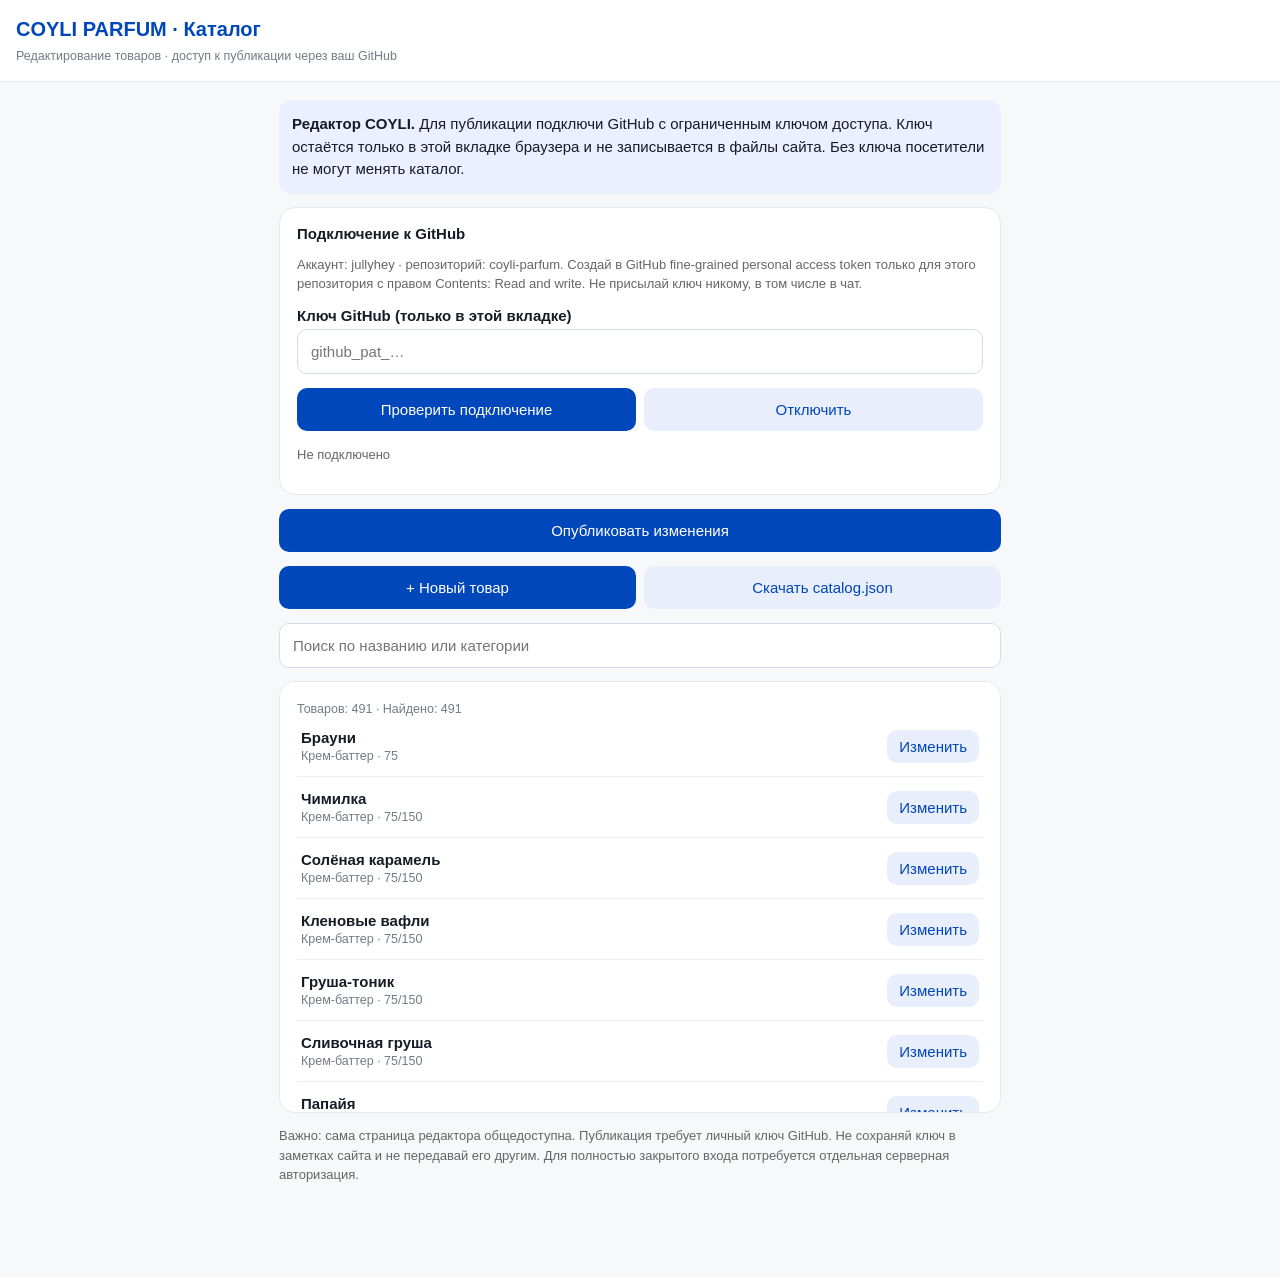
<file: admin.html>
<!doctype html><html lang="ru"><head><meta charset="utf-8"><meta name="viewport" content="width=device-width,initial-scale=1"><title>COYLI — редактор каталога</title><style>*{box-sizing:border-box}body{font:15px Arial,sans-serif;color:#161b26;background:#f7f8fa;margin:0}header{background:white;padding:18px 16px;border-bottom:1px solid #e7e7e7;position:sticky;top:0;z-index:2}h1{font-size:20px;color:#0047bb;margin:0 0 5px}small{color:#737b87}.wrap{max-width:750px;margin:auto;padding:18px 14px 80px}input,select,textarea{width:100%;padding:13px;border:1px solid #d6dce4;border-radius:10px;font:inherit;background:white}textarea{min-height:75px}label{display:block;margin:13px 0 5px;font-weight:600}button,.btn{border:0;background:#0047bb;color:white;border-radius:10px;padding:13px 15px;font:inherit;cursor:pointer}.secondary{background:#e8eefb;color:#0047bb}.danger{background:#fff0f0;color:#bd2222}.toolbar{display:flex;gap:8px;flex-wrap:wrap;margin:14px 0}.toolbar button{flex:1;min-width:120px}.card{background:white;border:1px solid #e5e8ef;border-radius:16px;padding:17px;margin:13px 0}.item{padding:13px 4px;border-bottom:1px solid #eee;display:flex;justify-content:space-between;align-items:center;gap:10px}.item button{padding:8px 12px}.hint{background:#eaf0ff;border-radius:12px;padding:13px;line-height:1.5}#editor{display:none}#list{max-height:48vh;overflow:auto}.flex{display:flex;gap:10px}.flex>*{flex:1;min-width:0}.notice{font-size:13px;color:#666;line-height:1.5}</style></head><body><header><h1>COYLI PARFUM · Каталог</h1><small>Редактирование товаров · доступ к публикации через ваш GitHub</small></header><main class="wrap"><div class="hint"><b>Редактор COYLI.</b> Для публикации подключи GitHub с ограниченным ключом доступа. Ключ остаётся только в этой вкладке браузера и не записывается в файлы сайта. Без ключа посетители не могут менять каталог.</div>
<section class="card"><b>Подключение к GitHub</b><p class="notice">Аккаунт: jullyhey · репозиторий: coyli-parfum. Создай в GitHub fine-grained personal access token только для этого репозитория с правом Contents: Read and write. Не присылай ключ никому, в том числе в чат.</p><label>Ключ GitHub (только в этой вкладке)</label><input id="ghToken" type="password" autocomplete="off" placeholder="github_pat_…"><div class="toolbar"><button onclick="connectGitHub()">Проверить подключение</button><button class="secondary" onclick="disconnectGitHub()">Отключить</button></div><p id="ghStatus" class="notice">Не подключено</p></section>
<div class="toolbar"><button onclick="publish()" id="publishBtn">Опубликовать изменения</button></div><p id="publishStatus" class="notice"></p><div class="toolbar"><button onclick="add()">+ Новый товар</button><button class="secondary" onclick="download()">Скачать catalog.json</button></div><input id="search" placeholder="Поиск по названию или категории" oninput="draw()"><div id="list" class="card"></div><section id="editor" class="card"><h2 id="heading">Товар</h2><label>Название</label><input id="name"><label>Категория</label><select id="cat"></select><label>Объёмы (через запятую, например 75, 150)</label><input id="volumes"><label>Цены в рублях по порядку объёмов (например 890, 1490)</label><input id="prices"><label>Описание / ноты</label><textarea id="notes"></textarea><label>Файл фотографии в GitHub (например brownie-75.jpeg)</label><input id="image" placeholder="product-01.jpg"><label>Загрузить новое фото</label><input id="photoFile" type="file" accept="image/jpeg,image/png,image/webp"><p class="notice">Фото загрузится в GitHub при нажатии «Загрузить фото» (нужно подключение). Название файла заполнится автоматически.</p><button class="secondary" onclick="uploadPhoto()">Загрузить фото</button><div class="toolbar"><button onclick="save()">Сохранить товар</button><button class="danger" onclick="remove()">Удалить</button><button class="secondary" onclick="cancel()">Отмена</button></div></section><p class="notice">Важно: сама страница редактора общедоступна. Публикация требует личный ключ GitHub. Не сохраняй ключ в заметках сайта и не передавай его другим. Для полностью закрытого входа потребуется отдельная серверная авторизация.</p></main><script>let items=[],selected=-1;const cats=['Оригинал','Селектив','Люкс','Автопарфюм','Крем-баттер','Мисты','Рум-спрей','Диффузор','Свеча','Аромасаше'];const kindFor={'Оригинал':'original','Селектив':'perfume','Люкс':'perfume','Автопарфюм':'car','Мисты':'spray','Рум-спрей':'spray'};const el=id=>document.getElementById(id);const esc=s=>String(s??'').replace(/[&<>"']/g,c=>({'&':'&amp;','<':'&lt;','>':'&gt;','"':'&quot;',"'":'&#39;'}[c]));el('cat').innerHTML=cats.map(c=>`<option>${c}</option>`).join('');fetch('catalog.json?v='+Date.now()).then(r=>{if(!r.ok)throw Error();return r.json()}).then(x=>{items=x;draw()}).catch(()=>{el('list').textContent='Не удалось загрузить catalog.json. Убедитесь, что файл загружен рядом с этой страницей.'});function draw(){let q=el('search').value.toLowerCase();let found=items.map((x,i)=>({...x,i})).filter(x=>(x.name+' '+x.cat).toLowerCase().includes(q));el('list').innerHTML=`<small>Товаров: ${items.length} · Найдено: ${found.length}</small>`+found.slice(0,350).map(x=>`<div class="item"><div><b>${esc(x.name)}</b><br><small>${esc(x.cat)} · ${esc(x.volumes.join('/'))}</small></div><button class="secondary" onclick="edit(${x.i})">Изменить</button></div>`).join('')}function edit(i){selected=i;let x=items[i];el('heading').textContent='Редактирование товара';for(let k of ['name','cat','notes','image'])el(k).value=x[k]||'';el('volumes').value=x.volumes.join(', ');el('prices').value=x.volumes.map(v=>x.price[v]??'').join(', ');el('editor').style.display='block';el('editor').scrollIntoView({behavior:'smooth'})}function add(){selected=-1;el('heading').textContent='Новый товар';for(let k of ['name','notes','image','volumes','prices'])el(k).value='';el('cat').value='Крем-баттер';el('editor').style.display='block';el('editor').scrollIntoView({behavior:'smooth'})}function save(){let name=el('name').value.trim(),cat=el('cat').value,volumes=el('volumes').value.split(',').map(s=>s.trim()).filter(Boolean),prices=el('prices').value.split(',').map(s=>s.trim());if(!name||!volumes.length||prices.length!==volumes.length||prices.some(v=>v!==''&&!/^\d+(\.\d+)?$/.test(v))){alert('Проверьте название, объёмы и цены. Для каждого объёма нужна цена или пустое значение.');return}let old=selected<0?{}:items[selected];let price={};volumes.forEach((v,i)=>price[v]=prices[i]===''?0:Number(prices[i]));let x={...old,id:old.id||Math.max(0,...items.map(x=>x.id||0))+1,name,cat,volumes,price,notes:el('notes').value,kind:kindFor[cat]||'home',image:el('image').value.trim()};if(selected<0)items.push(x);else items[selected]=x;cancel();draw();el('publishStatus').textContent='Изменение готово. Нажми «Опубликовать изменения».'}function remove(){if(selected<0)return cancel();if(confirm('Удалить этот товар из каталога?')){items.splice(selected,1);cancel();draw()}}function cancel(){el('editor').style.display='none'}function download(){let blob=new Blob([JSON.stringify(items,null,2)],{type:'application/json;charset=utf-8'});let a=document.createElement('a');a.href=URL.createObjectURL(blob);a.download='catalog.json';document.body.append(a);a.click();setTimeout(()=>{URL.revokeObjectURL(a.href);a.remove()},1000)}
const GH_OWNER='jullyhey',GH_REPO='coyli-parfum',GH_BRANCH='main';
let ghToken='';
const utf8ToB64=s=>{const bytes=new TextEncoder().encode(s);let out='';for(let i=0;i<bytes.length;i+=8192)out+=String.fromCharCode(...bytes.slice(i,i+8192));return btoa(out)};
async function ghRequest(path,method='GET',body){if(!ghToken)throw Error('Сначала подключи GitHub.');let res=await fetch('https://api.github.com/repos/'+GH_OWNER+'/'+GH_REPO+'/contents/'+path,{method,headers:{'Accept':'application/vnd.github+json','Authorization':'Bearer '+ghToken,'X-GitHub-Api-Version':'2022-11-28',...(body?{'Content-Type':'application/json'}:{})},body:body?JSON.stringify(body):undefined});let json=await res.json().catch(()=>({}));if(!res.ok)throw Error(json.message||'Ошибка GitHub: '+res.status);return json}
async function connectGitHub(){ghToken=el('ghToken').value.trim();try{await ghRequest('catalog.json?ref='+GH_BRANCH);el('ghStatus').textContent='Подключено. Можно публиковать изменения.';el('ghToken').value=''}catch(e){ghToken='';el('ghStatus').textContent='Не удалось подключиться: '+e.message}}
function disconnectGitHub(){ghToken='';el('ghToken').value='';el('ghStatus').textContent='Отключено'}
async function publish(){let btn=el('publishBtn');btn.disabled=true;el('publishStatus').textContent='Публикуем…';try{let old=await ghRequest('catalog.json?ref='+GH_BRANCH);let content=utf8ToB64(JSON.stringify(items,null,2)+'\n');await ghRequest('catalog.json','PUT',{message:'Update COYLI catalog',content,sha:old.sha,branch:GH_BRANCH});el('publishStatus').textContent='Готово! Изменения отправлены в GitHub. Netlify обновит сайт через некоторое время.'}catch(e){el('publishStatus').textContent='Не удалось опубликовать: '+e.message}finally{btn.disabled=false}}
async function uploadPhoto(){let f=el('photoFile').files[0];if(!f)return alert('Сначала выбери фотографию');if(!ghToken)return alert('Сначала подключи GitHub');if(f.size>8*1024*1024)return alert('Фото больше 8 МБ. Уменьши его размер.');let ext=(f.name.split('.').pop()||'jpg').toLowerCase();if(!['jpg','jpeg','png','webp'].includes(ext))return alert('Поддерживаются JPG, PNG, WEBP');let filename='coyli-'+Date.now()+'.'+ext;let buf=await f.arrayBuffer();let bytes=new Uint8Array(buf),binary='';for(let i=0;i<bytes.length;i+=8192)binary+=String.fromCharCode(...bytes.slice(i,i+8192));try{await ghRequest(filename,'PUT',{message:'Add COYLI product photo',content:btoa(binary),branch:GH_BRANCH});el('image').value=filename;alert('Фото загружено! Сохрани товар, затем нажми «Опубликовать изменения».')}catch(e){alert('Ошибка загрузки: '+e.message)}}
</script></body></html>
</file>
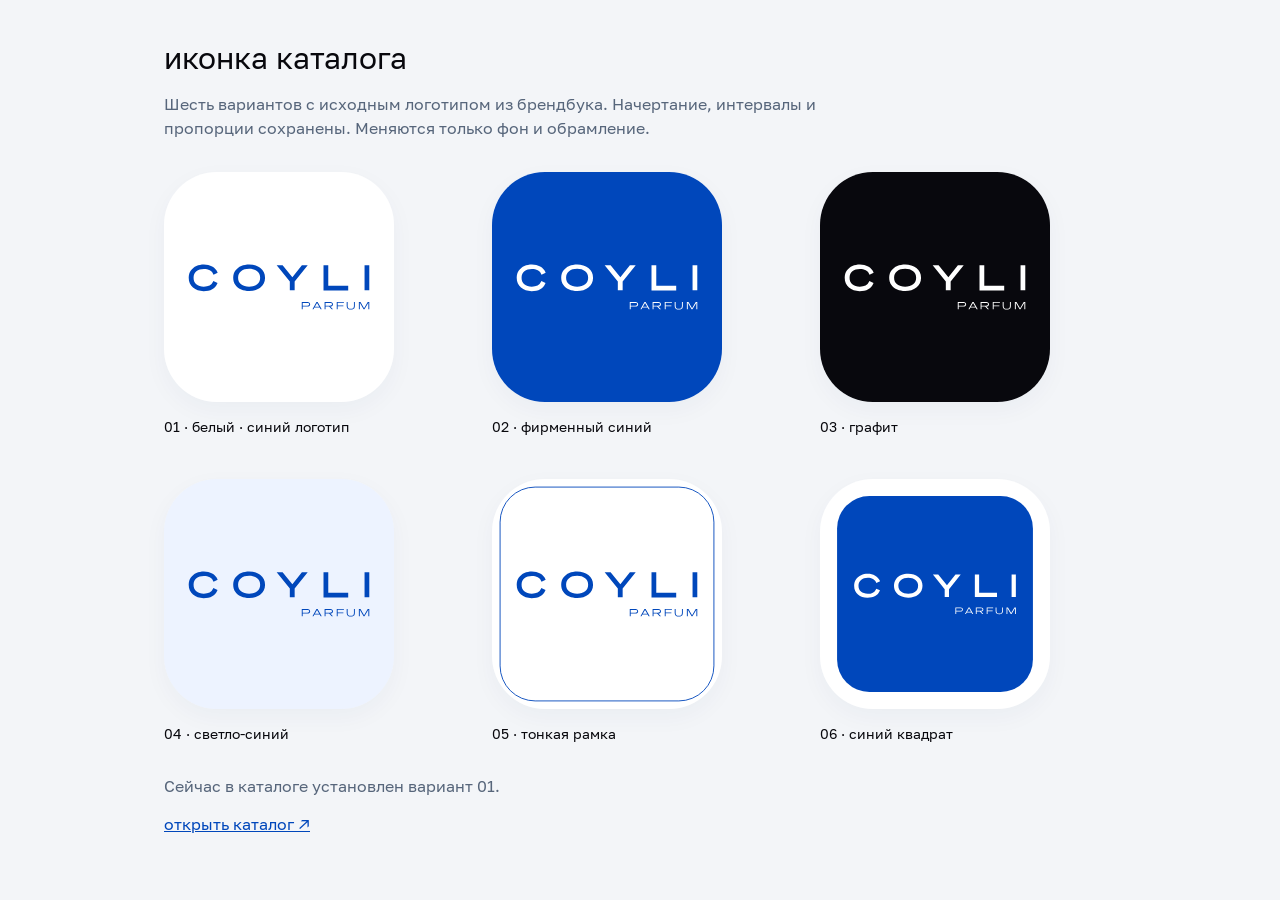
<file: icon-options.html>
<!doctype html><html lang="ru"><meta charset="utf-8"><meta name="viewport" content="width=device-width,initial-scale=1"><title>COYLI · варианты иконки</title><style>@font-face{font-family:Golos;src:url(assets/fonts/golos-regular.ttf)}*{box-sizing:border-box}body{margin:0;background:#f3f5f8;color:#08080d;font-family:Golos,Arial,sans-serif}main{max-width:1000px;margin:auto;padding:40px 24px}header{margin-bottom:32px}h1{font-size:30px;font-weight:400;margin:0 0 12px}p{color:#57667b;line-height:1.5;max-width:700px}section{display:grid;grid-template-columns:repeat(3,1fr);gap:28px 32px}.icon{width:100%;aspect-ratio:1;max-width:230px;border-radius:23%;overflow:hidden;box-shadow:0 8px 25px #152e5a0a}.icon img{width:100%;display:block}h2{font-size:14px;font-weight:400;margin:16px 0}a{color:#0047bb}@media(max-width:600px){section{grid-template-columns:repeat(2,1fr);gap:20px}main{padding:28px 20px}h1{font-size:26px}h2{font-size:12px}}</style><main><header><h1>иконка каталога</h1><p>Шесть вариантов с исходным логотипом из брендбука. Начертание, интервалы и пропорции сохранены. Меняются только фон и обрамление.</p></header><section><article><div class="icon"><img src="assets/app/catalog-icon-option-1.svg" alt="Вариант 1: белый · синий логотип"></div><h2>01 · белый · синий логотип</h2></article><article><div class="icon"><img src="assets/app/catalog-icon-option-2.svg" alt="Вариант 2: фирменный синий"></div><h2>02 · фирменный синий</h2></article><article><div class="icon"><img src="assets/app/catalog-icon-option-3.svg" alt="Вариант 3: графит"></div><h2>03 · графит</h2></article><article><div class="icon"><img src="assets/app/catalog-icon-option-4.svg" alt="Вариант 4: светло-синий"></div><h2>04 · светло-синий</h2></article><article><div class="icon"><img src="assets/app/catalog-icon-option-5.svg" alt="Вариант 5: тонкая рамка"></div><h2>05 · тонкая рамка</h2></article><article><div class="icon"><img src="assets/app/catalog-icon-option-6.svg" alt="Вариант 6: синий квадрат"></div><h2>06 · синий квадрат</h2></article></section><p>Сейчас в каталоге установлен вариант 01.</p><a href="./">открыть каталог ↗</a></main></html>
</file>
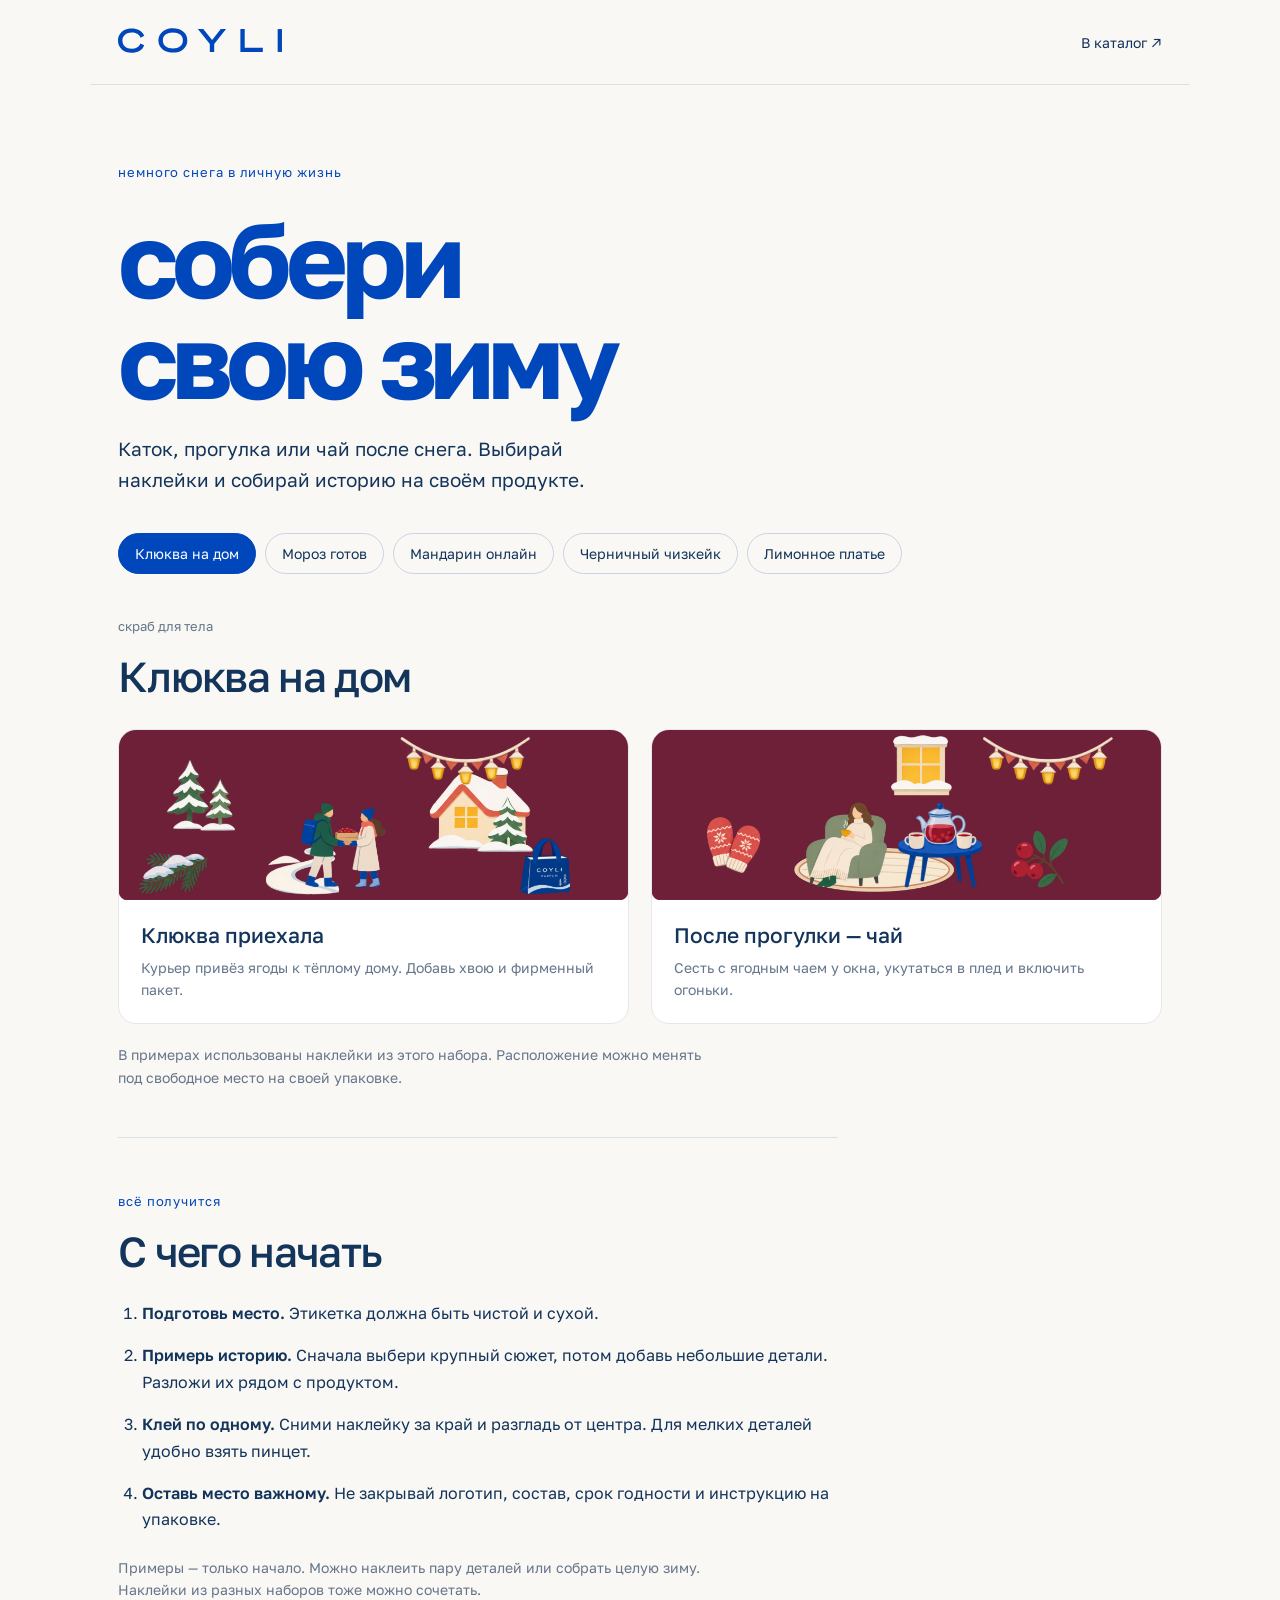
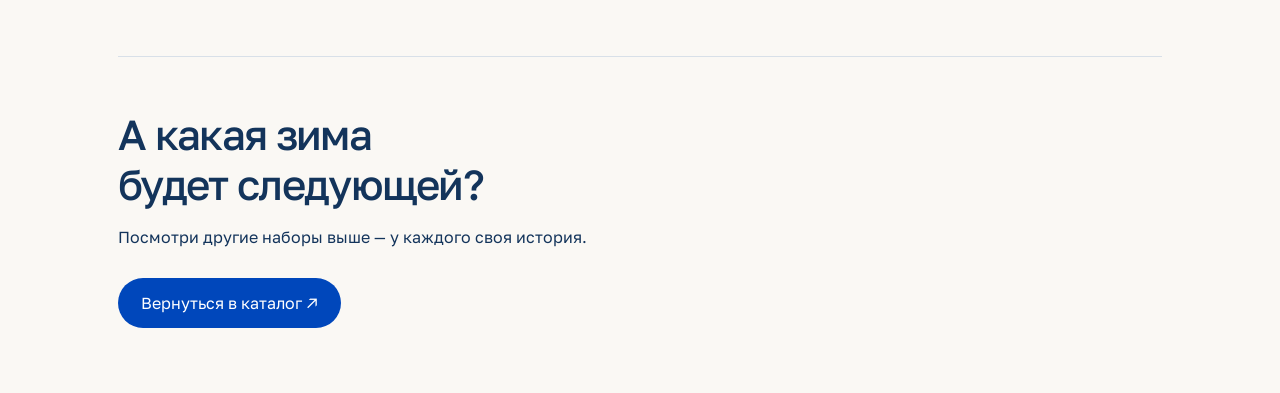
<file: winter.html>
<!doctype html><html lang="ru"><head><meta charset="utf-8"><meta name="viewport" content="width=device-width,initial-scale=1"><title>Собери свою зиму — COYLI</title><meta name="description" content="Идеи зимних сюжетов из наклеек COYLI. Выберите продукт и соберите свою историю."><link rel="stylesheet" href="winter.css"></head><body><header><a href="./" aria-label="Каталог COYLI"><img src="winter-assets/logo.svg" alt="COYLI" width="164" height="25"></a><a href="./">В каталог ↗</a></header><main><p class="eyebrow">немного снега в личную жизнь</p><h1>собери<br>свою зиму</h1><p class="intro">Каток, прогулка или чай после снега. Выбирай наклейки и собирай историю на своём продукте.</p><nav aria-label="Выбрать продукт" id="products"></nav><section id="story" aria-live="polite"></section><section class="how"><p class="eyebrow">всё получится</p><h2>С чего начать</h2><ol><li><b>Подготовь место.</b> Этикетка должна быть чистой и сухой.</li><li><b>Примерь историю.</b> Сначала выбери крупный сюжет, потом добавь небольшие детали. Разложи их рядом с продуктом.</li><li><b>Клей по одному.</b> Сними наклейку за край и разгладь от центра. Для мелких деталей удобно взять пинцет.</li><li><b>Оставь место важному.</b> Не закрывай логотип, состав, срок годности и инструкцию на упаковке.</li></ol><p class="note">Примеры — только начало. Можно наклеить пару деталей или собрать целую зиму. Наклейки из разных наборов тоже можно сочетать.</p></section><footer><h2>А какая зима<br>будет следующей?</h2><p>Посмотри другие наборы выше — у каждого своя история.</p><a class="button" href="./">Вернуться в каталог ↗</a></footer></main><script src="winter.js"></script></body></html>
</file>
<file: gift-cards.css>
@font-face{font-family:GiftGolos;src:url('assets/fonts/golos-regular.ttf') format('truetype');font-style:normal;font-weight:400;font-display:swap}
#gift-section{--gift-blue:#0047bb;--gift-muted:#737d8c;font-family:GiftGolos,'Golos Text',sans-serif;color:#202a3a;padding-bottom:30px}
#gift-section *,#gift-section *:before,#gift-section *:after{box-sizing:border-box}
#gift-section [hidden],#gift-section[hidden]{display:none!important}
#gift-section button,#gift-section input,#gift-section textarea,#gift-section select,#gift-section a{font:inherit}
#gift-section button{cursor:pointer;min-height:44px;color:inherit}
#gift-section button:disabled{cursor:default;opacity:.32}
#gift-section button:focus-visible,#gift-section a:focus-visible,#gift-section input:focus-visible,#gift-section textarea:focus-visible,#gift-section select:focus-visible{outline:2px solid var(--gift-blue);outline-offset:4px}
#gift-section h3:focus{outline:none}
#gift-section .gift-heading{margin:18px 0 34px}
#gift-section .gift-eyebrow{font-size:10px;letter-spacing:.16em;color:var(--gift-blue);margin:0 0 14px}
#gift-section .gift-heading h2{font-size:clamp(32px,4vw,50px);font-weight:400;letter-spacing:-.045em;line-height:1.12;margin:0 0 14px}
#gift-section .gift-heading>p:last-child{color:var(--gift-muted);font-size:14px;margin:0;line-height:1.6}
#gift-section .gift-layout{display:grid;grid-template-columns:minmax(0,1.15fr) minmax(0,1fr);gap:48px;align-items:start}
#gift-section .gift-preview-col{min-width:0;position:sticky;top:105px}
#gift-section .gift-preview-stage{padding:22px;background:#f5f7fb;border-radius:24px}
#gift-section .gift-artwork{position:relative;display:block;width:100%;aspect-ratio:1.6;overflow:hidden;line-height:0;border-radius:12px;background:white;isolation:isolate}
#gift-section .gift-artwork>img{display:block;width:100%;height:100%;object-fit:cover;object-position:center}
#gift-section .gift-preview-stage .gift-artwork{box-shadow:0 12px 28px -16px #182b5355;border:1px solid #1020410a}
#gift-section .gift-amount-layer{position:absolute;inset:0;width:100%;height:100%;overflow:hidden;pointer-events:none}
#gift-section .gift-amount-layer text{font-family:GiftGolos,'Golos Text',sans-serif;font-weight:400;fill:var(--gift-blue)}
#gift-section .gift-amount-chrome text{fill:#454545;text-shadow:1px 2px 0 #d6d6d6,-1px -1px 0 #555}
#gift-section .gift-amount-woven text{fill:#e8cba0;text-shadow:.6px .7px 0 #a2774b}
#gift-section .gift-amount-green text{fill:#438c09;text-shadow:1px 1.5px 0 #c4e69c}
#gift-section .gift-preview-caption{display:flex;justify-content:space-between;gap:12px;margin:19px 3px 6px;font-size:14px;line-height:1.5}
#gift-section #gift-preview-value{color:var(--gift-blue);white-space:nowrap}
#gift-section .gift-preview-note{font-size:10px;line-height:1.5;margin:0 3px;color:var(--gift-muted)}
#gift-section .gift-message-preview{margin-top:25px;padding:24px;border-left:2px solid #c5d8f5;background:#f8faff;line-height:1.65;overflow-wrap:anywhere;font-size:15px}
#gift-section .gift-message-preview p{margin:0 0 8px;white-space:pre-wrap}
#gift-section .gift-message-preview .gift-eyebrow{font-size:9px;margin-bottom:14px}
#gift-section #gift-message-sender{color:var(--gift-muted);font-size:12px;margin-top:16px}
#gift-section .gift-controls{min-width:0}
#gift-section .gift-format{display:flex;gap:4px;padding:4px;background:#f2f4f8;border-radius:14px;margin-bottom:24px}
#gift-section .gift-format button{flex:1;border:0;background:transparent;border-radius:10px;font-size:12px;color:var(--gift-muted);padding:10px}
#gift-section .gift-format button[aria-pressed=true]{background:#fff;color:var(--gift-blue);box-shadow:0 2px 8px #132b4d08}
#gift-section .gift-steps{display:flex;gap:8px;margin-bottom:28px}
#gift-section .gift-steps button{flex:1;display:flex;align-items:center;justify-content:center;gap:7px;padding:0 0 12px;border:0;border-bottom:2px solid #e8edf4;background:none;color:#8b94a2;font-size:11px;min-height:36px;white-space:nowrap}
#gift-section .gift-steps button>span{display:grid;place-items:center;width:20px;height:20px;border-radius:50%;font-size:10px;background:#f1f4f8}
#gift-section .gift-steps button[aria-current=step]{color:var(--gift-blue);border-color:var(--gift-blue)}
#gift-section .gift-steps button[aria-current=step]>span{color:#fff;background:var(--gift-blue)}
#gift-section .gift-steps button.is-complete{color:var(--gift-blue);border-color:#b5cef1}
#gift-section h3{font-size:24px;font-weight:400;letter-spacing:-.035em;line-height:1.25;margin:0 0 10px}
#gift-section .gift-panel-intro{font-size:12px;color:var(--gift-muted);line-height:1.65;margin:0 0 20px}
#gift-section .gift-design-gallery{display:flex;position:relative;gap:12px;overflow-x:auto;scroll-snap-type:x mandatory;padding:4px 3px 12px;margin:0 -3px;scrollbar-width:thin;scrollbar-color:#c8d6eb transparent;overscroll-behavior-x:contain}
#gift-section .gift-design-gallery button{flex:0 0 45%;min-width:0;border:1px solid #e0e6ef;border-radius:13px;background:#fff;padding:5px;scroll-snap-align:center}
#gift-section .gift-design-gallery button[aria-pressed=true]{border-color:var(--gift-blue);box-shadow:0 0 0 1px var(--gift-blue);color:var(--gift-blue)}
#gift-section .gift-design-gallery .gift-artwork{border-radius:8px}
#gift-section .gift-design-name{display:block;font-size:10px;line-height:1.4;padding:10px 2px 5px;white-space:nowrap}
#gift-section .gift-design-gallery.is-expanded{display:grid;grid-template-columns:repeat(3,minmax(0,1fr));overflow:visible;margin:0;padding:4px 0}
#gift-section .gift-design-gallery.is-expanded .gift-design-name{white-space:normal;min-height:39px;font-size:9px;display:grid;place-items:center}
#gift-section .gift-gallery-tools{display:flex;justify-content:space-between;align-items:center;gap:8px;color:#8a93a0;font-size:10px;margin:8px 0 19px}
#gift-section .gift-gallery-tools>div{display:flex;align-items:center;gap:10px}
#gift-section .gift-gallery-tools button,#gift-section .gift-wheel-tools button{border:1px solid #e2e8f1;background:#fff;border-radius:50%;min-height:34px;width:34px;font-size:16px;color:var(--gift-blue)}
#gift-section .gift-selected-name{font-size:18px;letter-spacing:-.02em;margin:0 0 7px}
#gift-section #gift-design-description{margin-bottom:8px}
#gift-section .gift-text-button{padding:0;border:0;background:transparent;color:var(--gift-blue);font-size:11px;min-height:30px;text-underline-offset:4px}
#gift-section .gift-text-button:hover{text-decoration:underline}
#gift-section .gift-live-amount{display:block;text-align:center;font-size:44px;letter-spacing:-.045em;color:var(--gift-blue);margin:21px 0 5px;line-height:1.2;font-variant-numeric:tabular-nums}
#gift-section .gift-wheel-wrap{position:relative;overflow:hidden;margin:0 -10px}
#gift-section .gift-wheel-wrap:before{content:'';position:absolute;border-top:1px solid #dbe5f5;border-radius:50%;width:140%;height:300px;left:-20%;top:8px;background:linear-gradient(180deg,#f7faff,white 50%);pointer-events:none}
#gift-section .gift-wheel-pointer{position:absolute;top:5px;left:calc(50% - 3px);width:6px;height:6px;background:var(--gift-blue);border-radius:50%;z-index:2;pointer-events:none}
#gift-section .gift-wheel{--wheel-item:106px;display:flex;position:relative;height:128px;overflow-x:auto;overflow-y:hidden;padding:30px max(0px,calc(50% - var(--wheel-item)/2)) 14px;scroll-padding-inline:calc(50% - var(--wheel-item)/2);scroll-snap-type:x mandatory;scrollbar-width:none;overscroll-behavior-x:contain;touch-action:pan-x pan-y;cursor:grab;mask-image:linear-gradient(90deg,transparent,#000 12%,#000 88%,transparent)}
#gift-section .gift-wheel::-webkit-scrollbar{display:none}
#gift-section .gift-wheel>div{flex:0 0 var(--wheel-item);height:74px;scroll-snap-align:center;display:flex;justify-content:center;align-items:flex-start;user-select:none;cursor:pointer}
#gift-section .gift-wheel>div>span{font-size:24px;white-space:nowrap;line-height:1.3;transform-origin:50% 250%;display:block;font-variant-numeric:tabular-nums;will-change:transform}
#gift-section .gift-wheel>div[aria-selected=true]>span{color:var(--gift-blue)}
#gift-section .gift-wheel.is-dragging{scroll-snap-type:none;cursor:grabbing}
#gift-section .gift-wheel-tools{display:flex;align-items:center;justify-content:center;gap:20px;font-size:11px;color:var(--gift-muted);margin:-3px 0 24px}
#gift-section .gift-label{display:block;font-size:12px;line-height:1.5;margin:0 0 9px;font-weight:400}
#gift-section .gift-label>span{color:var(--gift-muted)}
#gift-section input,#gift-section textarea{border:1px solid #dfe5ee;border-radius:12px;padding:13px 14px;color:#202a3a;background:white;width:100%;font-size:16px;line-height:1.5}
#gift-section input::placeholder,#gift-section textarea::placeholder{color:#a0a7b2}
#gift-section input[aria-invalid=true]{border-color:#b51c35}
#gift-section .gift-custom-wrap{position:relative}
#gift-section .gift-custom-wrap input{padding-right:40px}
#gift-section .gift-custom-wrap>span{position:absolute;right:16px;top:14px;color:var(--gift-muted)}
#gift-section .gift-field-hint{font-size:10px;line-height:1.5;color:var(--gift-muted);margin:8px 0 0}
#gift-section .gift-error{color:#b51c35;font-size:12px;line-height:1.5;margin:8px 0 0}
#gift-section .gift-name-fields{display:grid;grid-template-columns:1fr 1fr;gap:12px;margin:20px 0 14px}
#gift-section .gift-name-fields input{display:block;margin-top:7px;font-size:16px;padding:11px 12px}
#gift-section .gift-wish-chips{display:flex;flex-wrap:wrap;gap:7px;margin-bottom:18px}
#gift-section .gift-wish-chips button{font-size:10px;border:1px solid #dfe6f1;border-radius:20px;padding:8px 12px;min-height:34px;background:#f8faff;color:var(--gift-blue)}
#gift-section textarea{resize:vertical;min-height:110px}
#gift-section .gift-wish-footer{display:flex;justify-content:space-between;align-items:center;gap:12px;font-size:10px;color:var(--gift-muted);margin:6px 0}
#gift-section .gift-flow-footer{margin-top:26px}
#gift-section #gift-step-count{font-size:10px;letter-spacing:.04em;color:#8a93a0;margin:0 0 10px}
#gift-section .gift-flow-actions{display:flex;gap:10px}
#gift-section .gift-flow-actions button{min-height:50px;border-radius:12px;border:1px solid #dfe5ee;background:white}
#gift-section #gift-back{width:50px;flex-shrink:0;color:var(--gift-blue)}
#gift-section .gift-controls .gift-primary{flex:1;border:0;border-radius:12px;background:var(--gift-blue);color:#fff;padding:14px 18px;font-size:13px}
#gift-section .gift-primary:hover{background:#003c9f}
#gift-section .gift-delivery{font-size:10px;line-height:1.6;color:var(--gift-muted);margin:15px 0 5px}
#gift-section .gift-footnote{font-size:10px;color:#969eaa;margin:0;line-height:1.5}
#gift-section .gift-order-details{margin-top:25px;padding-top:24px;border-top:1px solid #e1e7ef}
#gift-section .gift-order-details>p{font-size:12px;line-height:1.7;color:var(--gift-muted)}
#gift-section #gift-order-text{font-size:13px;line-height:1.7;background:#f8faff}
#gift-section .gift-order-actions{display:flex;gap:10px;margin-top:12px;flex-wrap:wrap}
#gift-section .gift-order-actions>*{flex:1;display:flex;justify-content:center;align-items:center;min-height:44px;border:1px solid #dce5f2;border-radius:12px;padding:12px;font-size:11px;text-decoration:none;color:var(--gift-blue);background:#f5f8ff}
#gift-section .gift-amount-list{display:flex;gap:10px;margin:20px 0}
#gift-section .gift-amount-list button{flex:1;border:1px solid #dfe6ef;background:white;border-radius:12px;padding:12px 4px;font-size:13px}
#gift-section .gift-amount-list button[aria-pressed=true]{border-color:var(--gift-blue);color:var(--gift-blue);background:#f5f8ff}
#gift-section .gift-holder{display:block;width:100%;height:125px;object-fit:contain}
.gift-hero-link{display:inline-flex;margin-top:10px;color:#0047bb;font-size:13px;text-decoration:none;border-bottom:1px solid #0047bb55;padding-bottom:3px}
.gift-sr-only{position:absolute;width:1px;height:1px;padding:0;margin:-1px;overflow:hidden;clip:rect(0,0,0,0);white-space:nowrap;border:0}
@media(max-width:950px) and (min-width:751px){#gift-section .gift-layout{gap:26px;grid-template-columns:minmax(0,1fr) minmax(0,1fr)}#gift-section .gift-preview-stage{padding:14px}#gift-section .gift-design-name{font-size:9px}#gift-section .gift-steps{gap:4px}#gift-section .gift-steps button{font-size:10px;gap:5px}}
@media(max-width:750px){#gift-section .gift-heading{margin:6px 0 22px}#gift-section .gift-heading h2{font-size:32px!important}#gift-section .gift-heading>p:last-child{font-size:12px}#gift-section .gift-eyebrow{font-size:9px;margin-bottom:12px}#gift-section .gift-layout{grid-template-columns:1fr;gap:25px;max-width:560px;margin:auto}#gift-section .gift-preview-col{position:static}#gift-section .gift-preview-stage{padding:13px;border-radius:18px}#gift-section .gift-preview-caption{font-size:12px;margin:12px 2px 4px}#gift-section .gift-preview-note{font-size:9px}#gift-section .gift-format{margin-bottom:20px}#gift-section .gift-steps{margin-bottom:23px}#gift-section h3{font-size:23px}#gift-section .gift-design-gallery button{flex-basis:44%}#gift-section .gift-design-name{font-size:10px}#gift-section .gift-live-amount{font-size:40px;margin-top:18px}#gift-section .gift-wheel{--wheel-item:95px}#gift-section .gift-wheel>div>span{font-size:23px}#gift-section .gift-message-preview{margin-top:18px;padding:18px;font-size:14px}#gift-section .gift-flow-footer{margin-top:22px}}
@media(max-width:360px){#gift-section .gift-steps button{font-size:10px;gap:4px}#gift-section .gift-design-name{font-size:9px}#gift-section .gift-name-fields{grid-template-columns:1fr}#gift-section .gift-wheel{--wheel-item:90px}}
@media(prefers-reduced-motion:reduce){#gift-section *{scroll-behavior:auto!important;transition:none!important}}
#gift-section .gift-wheel:focus{outline:none}
#gift-section .gift-wheel-wrap:has(.gift-wheel:focus-visible){outline:2px solid #0047bb;outline-offset:3px;border-radius:16px}

/* A complete gift order: ready-made words, recipient and delivery. */
#gift-section #gift-wish-group{display:block;width:100%;min-height:50px;border:1px solid #dfe5ee;border-radius:12px;background:#fff;color:#202a3a;padding:12px;font-size:16px;line-height:1.5}
#gift-section .gift-wish-options{display:grid;gap:9px;margin:14px 0 23px}
#gift-section .gift-wish-options button{text-align:left;padding:15px 17px;border:1px solid #e1e7f0;border-radius:14px;background:#fff;transition:border-color .15s,background .15s}
#gift-section .gift-wish-options button:hover{border-color:#8baedf;background:#fafcff}
#gift-section .gift-wish-options button[aria-pressed=true]{border-color:var(--gift-blue);background:#f4f8ff;box-shadow:inset 0 0 0 1px var(--gift-blue)}
#gift-section .gift-wish-title{display:block;color:var(--gift-blue);font-size:13px;line-height:1.5;margin-bottom:5px}
#gift-section .gift-wish-text{display:block;color:#505d70;font-size:12px;line-height:1.65}
#gift-section .gift-wish-use{display:block;color:var(--gift-blue);font-size:10px;line-height:1.5;margin-top:10px}
#gift-section .gift-name-fields{align-items:start}
#gift-section .gift-label .gift-error{display:block;color:#b51c35}
#gift-section .gift-delivery-choices,#gift-section .gift-messenger-choices{display:grid;grid-template-columns:minmax(0,1fr) minmax(0,1fr);gap:10px;margin-bottom:22px}
#gift-section .gift-delivery-choices button,#gift-section .gift-messenger-choices button{border:1px solid #dfe5ee;border-radius:12px;background:#fff;padding:13px 12px;text-align:left;line-height:1.5;font-size:13px}
#gift-section .gift-delivery-choices button[aria-pressed=true],#gift-section .gift-messenger-choices button[aria-pressed=true]{border-color:var(--gift-blue);background:#f5f8ff;color:var(--gift-blue)}
#gift-section .gift-delivery-choices span{display:block;margin-bottom:4px}
#gift-section .gift-delivery-choices small{display:block;font-size:10px;color:#737d8c;line-height:1.5}
#gift-section .gift-messenger-choices button{text-align:center}
#gift-section .gift-note-label{margin-top:23px}
#gift-section #gift-delivery-note{min-height:88px}
#gift-section .gift-delivery-explain{font-size:11px;line-height:1.65;color:#61718a;background:#f5f8fe;border-radius:12px;padding:13px 15px;margin:16px 0 0}
#gift-section .gift-review-list{display:grid;grid-template-columns:100px minmax(0,1fr);gap:12px 16px;margin:22px 0;font-size:13px;line-height:1.6}
#gift-section .gift-review-list dt{color:#737d8c}
#gift-section .gift-review-list dd{margin:0;overflow-wrap:anywhere}
#gift-section .gift-review-wish{padding:16px 18px;border-radius:12px;background:#f5f8ff;margin:12px 0}
#gift-section .gift-review-wish>span{font-size:10px;color:var(--gift-blue)}
#gift-section .gift-review-wish>p{font-size:13px;line-height:1.7;margin:7px 0 0;white-space:pre-wrap;overflow-wrap:anywhere}
#gift-section .gift-order-actions{flex-direction:column}
#gift-section #gift-telegram{background:var(--gift-blue);color:#fff;border-color:var(--gift-blue);min-height:50px;font-size:13px}
#gift-section #gift-copy{font-size:12px;background:#fff}
#gift-section .gift-message-details{margin-top:20px}
#gift-section .gift-message-details summary{font-size:11px;color:var(--gift-blue);cursor:pointer;padding:12px 0}
#gift-section .gift-message-details textarea{margin-top:8px;min-height:240px}
@media(max-width:1050px){#gift-section .gift-steps{gap:5px}#gift-section .gift-steps button{flex-direction:column;gap:7px;font-size:10px;min-width:0;padding:0 0 10px;min-height:55px}}
@media(max-width:750px){#gift-section .gift-name-fields{grid-template-columns:1fr;gap:3px}#gift-section .gift-wish-text{font-size:13px}#gift-section .gift-wish-options button{padding:15px}#gift-section .gift-review-list{grid-template-columns:84px minmax(0,1fr);gap:11px 12px}}

#gift-section .gift-steps{scroll-margin-top:100px}
</file>
<file: gift-bundles.css>
#shopping-shortcuts{grid-template-columns:repeat(4,minmax(0,1fr));max-width:640px;margin:0 auto 26px;gap:12px}
#bundle-section[hidden]{display:none}
.bundle-heading{max-width:620px;margin:8px 0 22px}
.bundle-heading h2{font-size:clamp(30px,4vw,42px);font-weight:400;line-height:1.08;letter-spacing:-.045em;margin:12px 0}
.bundle-heading p{font-size:14px;line-height:1.65;color:#737780;max-width:480px}
.gift-budget-tabs{display:flex;flex-wrap:wrap;gap:8px;margin:0 0 24px}
.gift-budget-tabs .pill{border-radius:30px;padding:10px 15px;font-family:inherit;font-size:13px}
.bundle-grid{display:grid;grid-template-columns:repeat(3,minmax(0,1fr));gap:18px}
.bundle-card{min-width:0;border:1px solid #eceef1;border-radius:24px;overflow:hidden;background:#fff;display:flex;flex-direction:column}
.bundle-photos{position:relative;background:#f4f4f3;aspect-ratio:4/3;overflow:hidden}
.bundle-budget{position:absolute;z-index:2;top:14px;left:14px;background:#fff;color:#30343c;border-radius:25px;padding:8px 12px;font-size:11px}
.bundle-card-content{padding:20px;display:flex;flex-direction:column;flex:1}
.bundle-card h3{font-size:23px;line-height:1.15;font-weight:500;letter-spacing:-.04em;margin:0 0 10px}
.bundle-composition{font-size:12px;line-height:1.5;color:#474e59;margin:0 0 10px}
.bundle-card-items{list-style:none;padding:0;margin:0 0 14px;color:#858991;font-size:11px;line-height:1.6}
.bundle-card-items li+li{margin-top:3px}
.gift-pack-note{color:#0047BB;font-size:11px;line-height:1.5;margin:0 0 20px}
.bundle-card-bottom{margin-top:auto;display:grid;grid-template-columns:1fr;gap:11px}
.bundle-card-bottom strong{font-size:23px;font-weight:500;letter-spacing:-.03em}
.bundle-card .primary{font-family:inherit;border-radius:30px;font-size:13px;padding:13px 16px;min-height:44px}
.bundle-customize{background:none;border:0;padding:3px 0;color:#626b7a;font-family:inherit;font-size:11px;cursor:pointer;text-align:left;line-height:1.5;min-height:30px}
.bundle-note{margin:24px 0}
.bundle-detail-photo{border-radius:18px;margin:16px 0}
.bundle-detail-hint{font-size:13px;line-height:1.6;color:#747b87}
.gift-part{border:1px solid #e8ebf0;border-radius:17px;margin:13px 0;padding:14px}
.gift-part-summary{display:flex;align-items:center;gap:13px}
.gift-part-summary>div:last-child{min-width:0;flex:1}
.gift-part-summary h3{font-size:14px;font-weight:500;line-height:1.5;margin:4px 0 7px;overflow-wrap:anywhere}
.gift-part-summary>div>span:last-child{font-size:13px}
.gift-part-thumb{width:65px;height:78px;flex:none;position:relative;overflow:hidden}
.gift-part-thumb .photo-frame{width:100%;height:auto;aspect-ratio:1;position:relative;overflow:hidden}
.gift-part-thumb .product-photo{object-fit:contain}
.gift-replacements{margin-top:12px;border-top:1px solid #eff0f4;padding-top:11px}
.gift-replacements summary{cursor:pointer;color:#0047BB;font-size:12px;min-height:25px}
.bundle-label{display:block;font-size:12px;color:#555d6c;margin:14px 0 7px}
.bundle-select{display:block;width:100%;min-height:44px;font-family:inherit;font-size:14px;background:white;border:1px solid #dce1e9;border-radius:11px;padding:11px;color:#222;box-sizing:border-box}
.gift-detail-total{display:flex;align-items:center;justify-content:space-between;gap:12px;margin:22px 0 18px;font-size:13px}
.gift-detail-total strong{font-size:23px;font-weight:500}
#add-bundle{border-radius:30px;font-family:inherit}
#add-bundle:disabled,.bundle-card .primary:disabled{opacity:.45;cursor:default}
.gift-cart-group{padding:15px 0;border-bottom:1px solid #e9ebef}
.gift-cart-group-head{display:flex;justify-content:space-between;align-items:center;gap:12px;font-size:16px}
.gift-cart-group-head button{border:0;background:#f1f3f6;border-radius:50%;width:30px;height:30px;cursor:pointer;font-size:20px;flex:none}
.gift-cart-components{padding:0;margin:12px 0;list-style:none;color:#777;font-size:12px;line-height:1.7}
.gift-cart-group .gift-pack-note{margin-bottom:0}
@media(max-width:950px){.bundle-grid{grid-template-columns:repeat(2,minmax(0,1fr))}}
@media(max-width:600px){#shopping-shortcuts{gap:9px}#shopping-shortcuts .coyli-category-name{font-size:10px!important}.bundle-grid{grid-template-columns:1fr;gap:18px}.bundle-heading h2{font-size:32px}.bundle-heading p{font-size:13px}.gift-budget-tabs{gap:7px;margin-bottom:20px}.gift-budget-tabs .pill{padding:10px 12px;font-size:12px}.bundle-card-content{padding:20px}.bundle-card h3{font-size:25px}.bundle-card .bundle-composition{font-size:13px}.bundle-card-items{font-size:12px}.bundle-card-bottom{grid-template-columns:1fr auto;align-items:center;gap:14px}.bundle-card-bottom .primary{width:auto;padding:13px 22px}.bundle-customize{grid-column:1/-1;font-size:12px}.gift-part{padding:12px}}

#bundle-section,#gift-section{scroll-margin-top:100px}

.bundle-photos{background:#f4f4f3}
.gift-part-thumb{mix-blend-mode:multiply}
.gift-part-thumb .photo-frame,.gift-part-thumb .product-photo{background:transparent!important;box-shadow:none;border-radius:0}



/* A shared stage fixes composition across cards and the gift detail. */
.gift-scene{position:absolute;inset:0;background:#f4f4f3;isolation:isolate;overflow:hidden}
.gift-scene-products{position:absolute;inset:0;mix-blend-mode:multiply;z-index:1}
.gift-scene-product{position:absolute;bottom:10%;width:auto;overflow:hidden}
.gift-bag-slot{position:absolute;right:2%;bottom:10%;height:73%;aspect-ratio:812/1421}
.gift-object-frame{position:relative;width:100%;height:100%;overflow:hidden;background:transparent}
.gift-object-frame>img{position:absolute;max-width:none!important;max-height:none!important;object-fit:fill;border:0;border-radius:0;background:transparent}
.gift-object-fallback{width:100%;height:100%;object-fit:contain}
</file>
<file: app-experience.css>
/* COYLI mobile storefront: shared catalogue, native-like shopping controls. */
:root{--app-blue:#0047bb;--app-ink:#17191e;--app-muted:#777d88;--app-line:#e9ebef;--app-soft:#f5f6f8;--app-bottom:calc(66px + env(safe-area-inset-bottom,0px))}
body{color:var(--app-ink);-webkit-tap-highlight-color:transparent}button,input,textarea,select{font-family:inherit}button{cursor:pointer}button:disabled{cursor:not-allowed;opacity:.45}button,a,input,textarea,select{outline-offset:4px}button:focus-visible,a:focus-visible,input:focus-visible,textarea:focus-visible,select:focus-visible{outline:2px solid var(--app-blue)}.app-icon{width:23px;height:23px;fill:none;stroke:currentColor;stroke-width:1.6;stroke-linecap:round;stroke-linejoin:round;flex:none}.app-nav{display:none}.app-sr{position:absolute;width:1px;height:1px;padding:0;overflow:hidden;clip:rect(0,0,0,0);white-space:nowrap;border:0}.app-search-button{border:0;background:none;color:var(--app-blue);width:44px;height:44px;display:flex;align-items:center;justify-content:center;margin-left:auto;margin-right:7px}.app-catalog-tools{display:flex;justify-content:space-between;align-items:center;margin:0 0 12px;gap:12px}.app-category-trigger{display:flex;align-items:center;gap:9px;border:1px solid var(--app-line);background:white;padding:11px 14px;border-radius:var(--coyli-control-radius);font-size:13px;color:var(--app-blue)}.app-reset-search{border:0;background:none;color:var(--app-muted);font-size:12px;padding:12px}.app-cart-pill{display:flex;align-items:center;gap:7px}.app-card-link{position:absolute;inset:0;border:0;background:transparent;border-radius:inherit;z-index:1}.app-empty{grid-column:1/-1;text-align:center;padding:45px 20px}.app-empty .app-icon{width:40px;height:40px;color:var(--app-blue);margin-bottom:15px}.app-empty h3{font-weight:500;font-size:21px;margin:0 0 10px}.app-empty p{color:var(--app-muted);font-size:14px;line-height:1.65}.app-empty .primary{max-width:300px;margin-top:16px}
#overlay{z-index:90;padding:20px;align-items:center;background:rgba(16,23,35,.36);backdrop-filter:blur(4px)}#panel.app-panel{position:relative;width:min(580px,100%);max-height:calc(100dvh - 40px);padding:0;border-radius:24px;overflow:auto;overscroll-behavior:contain;background:#fff;scrollbar-width:thin}.app-sheet-head{position:sticky;top:0;background:rgba(255,255,255,.97);z-index:5;display:flex;align-items:center;gap:12px;min-height:65px;padding:12px 22px;border-bottom:1px solid var(--app-line);backdrop-filter:blur(12px)}.app-sheet-head h2{font-weight:500;font-size:17px;line-height:1.4;letter-spacing:0;margin:0;flex:1}.app-icon-button{display:inline-flex;align-items:center;justify-content:center;width:40px;height:40px;flex:none;background:var(--app-soft);color:var(--app-ink);border:0;border-radius:var(--coyli-control-radius)}.app-sheet-body{padding:22px}.app-sheet-body h3{font-size:23px;font-weight:500;letter-spacing:-.025em;line-height:1.25;margin:0 0 16px}.app-sheet-body h4{font-size:13px;font-weight:500;margin:23px 0 10px}.app-sheet-body .muted{font-size:12px;line-height:1.7;color:var(--app-muted)}.app-eyebrow{font-size:11px;letter-spacing:.08em;color:var(--app-blue);margin:0 0 8px}.app-product-photo{height:225px;display:flex;justify-content:center;align-items:center;overflow:hidden;background:#fafafa;border-radius:var(--coyli-card-radius);margin-bottom:22px}.app-product-photo>.product-photo{object-fit:contain;max-width:100%;background:transparent}.app-product-photo .photo-frame{height:100%;background:transparent}.app-product-photo .photo-frame .product-photo{background:transparent}.app-product-photo>.bottle{flex:none}.app-product-title{font-size:25px!important;line-height:1.2!important;margin-bottom:12px!important}.app-product-gender{font-size:12px;color:var(--app-muted);margin:0 0 12px}.app-format-grid{display:grid;grid-template-columns:1fr 1fr;gap:8px}.app-format-grid button,.app-volume-grid button{font-size:14px;min-height:48px;border:1px solid var(--app-line);color:var(--app-ink);background:#fff;border-radius:var(--coyli-control-radius);padding:12px 8px}.app-format-grid [aria-pressed=true],.app-volume-grid [aria-pressed=true]{color:var(--app-blue);border-color:var(--app-blue);background:#eff4ff;box-shadow:inset 0 0 0 1px var(--app-blue)}.app-volume-grid{display:grid;grid-template-columns:repeat(4,1fr);gap:8px}.app-volume-grid button{font-size:13px;white-space:normal}.app-product-description{padding-top:20px;margin-top:23px;border-top:1px solid var(--app-line)}.app-product-description summary{cursor:pointer;list-style:none;font-size:14px;font-weight:500;display:flex;justify-content:space-between;gap:10px;align-items:center}.app-product-description summary::-webkit-details-marker{display:none}.app-product-description[open] summary .app-icon{transform:rotate(180deg)}.app-product-description p{font-size:13px;line-height:1.75;color:#69707b;white-space:pre-line}.app-share{color:var(--app-blue);border:0;background:transparent;padding:12px 0;font-size:12px}.app-sticky-action{position:sticky;bottom:0;background:rgba(255,255,255,.98);padding:16px 22px max(16px,env(safe-area-inset-bottom));border-top:1px solid var(--app-line);z-index:4;backdrop-filter:blur(12px)}.app-buy-row{display:flex;gap:18px;align-items:center}.app-buy-row .price{font-size:21px;font-weight:500;flex:1;white-space:nowrap}.app-buy-row .old-price{display:block;font-size:12px}.app-buy-row .primary{width:auto;min-width:160px;min-height:50px;border-radius:var(--coyli-control-radius);font-size:14px;padding:13px 18px}.app-sticky-action .app-hint{margin:9px 0 0;font-size:11px;color:var(--app-muted);line-height:1.5}.app-category-list{display:grid;gap:6px}.app-category-list button{background:var(--app-soft);border:1px solid transparent;border-radius:var(--coyli-control-radius);min-height:52px;padding:15px;text-align:left;display:flex;align-items:center;justify-content:space-between;font-size:14px;color:var(--app-ink)}.app-category-list [aria-current=true]{border-color:#c5d6f4;color:var(--app-blue);background:#f0f5ff}.app-category-list .app-icon{width:18px;height:18px}.app-category-label{margin:24px 0 10px;font-size:10px;letter-spacing:.12em;color:var(--app-muted);text-transform:uppercase}.app-category-label:first-child{margin-top:0}
.app-cart-row{display:grid;grid-template-columns:72px 1fr;column-gap:14px;padding:18px 0;border-bottom:1px solid var(--app-line)}.app-cart-row:first-child{padding-top:0}.app-cart-thumb{height:88px;display:flex;align-items:center;justify-content:center;overflow:hidden;background:var(--app-soft);border-radius:var(--coyli-control-radius)}.app-cart-thumb>.product-photo{object-fit:contain;background:transparent}.app-cart-thumb .photo-frame{width:100%;height:auto;aspect-ratio:1;background:transparent}.app-cart-thumb .bottle{transform:scale(.5)}.app-cart-row h3{font-size:14px;font-weight:500;line-height:1.45;letter-spacing:0;margin:0 24px 4px 0}.app-cart-row .app-cart-detail{font-size:11px;line-height:1.5;color:var(--app-muted);margin:0 0 12px}.app-cart-content{position:relative;min-width:0}.app-remove{position:absolute;right:-5px;top:-8px;width:36px;height:36px;border:0;background:transparent;color:#9096a0}.app-remove .app-icon{width:18px}.app-cart-row-bottom{display:flex;justify-content:space-between;align-items:center;gap:8px}.app-cart-row-bottom strong{font-size:14px;font-weight:500;white-space:nowrap}.app-quantity{display:inline-flex;align-items:center;border:1px solid var(--app-line);border-radius:var(--coyli-control-radius);background:#fff;overflow:hidden}.app-quantity button{width:36px;height:36px;border:0;background:transparent;font-size:20px;color:var(--app-blue)}.app-quantity output{min-width:25px;text-align:center;font-size:13px}.app-delivery-progress{margin:20px 0 0;background:#f3f6fc;border-radius:var(--coyli-control-radius);padding:15px;font-size:12px;line-height:1.6;color:#4b5b77}.app-progress-track{height:3px;border-radius:2px;background:#dbe5f6;margin:10px 0 0;overflow:hidden}.app-progress-track span{display:block;background:var(--app-blue);height:100%;max-width:100%}.app-cart-total{display:flex;align-items:center;justify-content:space-between;margin:0 0 13px;font-size:16px}.app-cart-total strong{font-size:21px;font-weight:500}.app-sticky-action .primary{min-height:50px;border-radius:var(--coyli-control-radius);font-size:14px}.app-bundle-details{padding-left:16px;font-size:11px;line-height:1.6;color:var(--app-muted);margin:6px 0 14px}.app-checkout-steps{display:flex;align-items:center;gap:8px;color:#a1a6b0;font-size:12px;margin:0 0 24px}.app-checkout-steps b{color:var(--app-blue);font-weight:500}.app-checkout-steps span{height:1px;background:var(--app-line);flex:1;max-width:50px}.app-choice-grid{display:grid;grid-template-columns:1fr 1fr;gap:8px;margin-bottom:25px}.app-choice-grid label{display:flex;gap:9px;align-items:center;border:1px solid var(--app-line);border-radius:var(--coyli-control-radius);padding:16px 12px;cursor:pointer;font-size:13px}.app-choice-grid label:has(input:checked){background:#f0f5ff;border-color:var(--app-blue);color:var(--app-blue)}.app-choice-grid input{accent-color:var(--app-blue);width:16px;height:16px;margin:0}.app-field{display:block;margin:0 0 18px}.app-field>span{display:block;font-size:12px;font-weight:500;margin-bottom:8px}.app-field small{font-weight:400;color:var(--app-muted)}.app-field input,.app-field select,.app-field textarea{display:block;width:100%;box-sizing:border-box;border:1px solid #dde1e8;background:#fff;border-radius:var(--coyli-control-radius);font-size:16px;padding:14px;color:var(--app-ink);line-height:1.4}.app-field textarea{resize:vertical;min-height:88px}.app-field input:focus,.app-field textarea:focus,.app-field select:focus{border-color:var(--app-blue)}.app-field .app-field-help{font-size:11px;font-weight:400;line-height:1.6;color:var(--app-muted);margin:8px 0 0}.app-checkout-note{font-size:12px;color:var(--app-muted);line-height:1.7;margin:20px 0 0}.app-review-items{padding-bottom:10px;border-bottom:1px solid var(--app-line);margin-bottom:18px}.app-review-line{display:flex;gap:20px;justify-content:space-between;font-size:13px;line-height:1.5;margin-bottom:12px}.app-review-line>span{min-width:0}.app-review-line small{color:var(--app-muted);display:block;font-size:11px;margin-top:4px}.app-review-line strong{font-weight:500;white-space:nowrap}.app-review-info{font-size:13px;line-height:1.65;color:#626975}.app-review-info dt{font-size:11px;color:var(--app-muted);margin-top:14px}.app-review-info dd{margin:3px 0 0;color:var(--app-ink);white-space:pre-wrap;overflow-wrap:anywhere}.app-secondary-action{display:block;width:100%;padding:13px;background:transparent;border:0;color:var(--app-blue);font-size:12px;margin-top:3px}.app-telegram-link{display:flex;align-items:center;justify-content:center;text-decoration:none;box-sizing:border-box}.app-order-text{white-space:pre-wrap;overflow-wrap:anywhere;font-size:12px;line-height:1.6;background:var(--app-soft);border-radius:var(--coyli-control-radius);padding:14px;width:100%;box-sizing:border-box;min-height:160px;border:1px solid var(--app-line);resize:vertical}.app-order-warning{font-size:12px;line-height:1.6;color:#6e5934;background:#fbf6eb;border-radius:var(--coyli-control-radius);padding:12px;margin:0 0 14px}.app-more-list button{min-height:64px}.app-more-list small{display:block;color:var(--app-muted);font-size:11px;margin-top:4px}.app-install-guide{background:var(--app-soft);border-radius:var(--coyli-control-radius);padding:18px;margin-top:24px;font-size:13px;line-height:1.7}.app-install-guide strong{font-weight:500}.app-install-guide p{font-size:12px;color:var(--app-muted);margin:7px 0 0}.app-toast{position:fixed;left:50%;bottom:24px;transform:translate(-50%,20px);background:#17243b;color:#fff;box-shadow:0 8px 30px #15223b20;border-radius:var(--coyli-control-radius);padding:14px 18px;display:flex;align-items:center;gap:18px;z-index:150;max-width:calc(100vw - 32px);width:max-content;font-size:13px;opacity:0;pointer-events:none;transition:opacity .18s,transform .18s}.app-toast.visible{opacity:1;transform:translate(-50%,0);pointer-events:auto}.app-toast button{background:none;border:0;padding:4px;color:#a9caff;font:inherit;white-space:nowrap}.app-modal-open{overflow:hidden}.coyli-info-overlay{z-index:100}.coyli-info-panel{padding-bottom:max(30px,env(safe-area-inset-bottom));max-height:90dvh}.app-network-note{margin:15px 0;padding:12px 15px;background:#fbf6eb;border-radius:var(--coyli-control-radius);font-size:12px;line-height:1.6;color:#6e5934}.app-network-note button{padding:8px 0 0;border:0;background:none;color:var(--app-blue);display:block}
@media(max-width:750px){
 html{scroll-padding-top:80px}body{padding-bottom:var(--app-bottom)}header{padding:calc(10px + env(safe-area-inset-top,0px)) 18px 10px;min-height:62px;box-sizing:border-box;background:rgba(255,255,255,.97);backdrop-filter:blur(15px);z-index:30}header .brand-logo{width:114px;max-height:38px}header .bag{background:var(--app-soft);color:var(--app-blue);border-radius:var(--coyli-control-radius);min-height:42px;padding:10px 12px;font-size:12px}header .app-search-button{margin-right:4px}.wrap{padding:12px 16px 28px}#tabs{display:none!important}.app-nav{position:fixed;bottom:0;left:0;right:0;z-index:60;display:grid;grid-template-columns:repeat(4,1fr);background:rgba(255,255,255,.98);border-top:1px solid var(--app-line);padding:7px 8px calc(7px + env(safe-area-inset-bottom,0px));backdrop-filter:blur(16px)}.app-nav button{position:relative;display:flex;flex-direction:column;align-items:center;justify-content:center;gap:5px;min-height:51px;border:0;background:transparent;color:#9399a3;font-size:10px;line-height:1.3;border-radius:var(--coyli-control-radius)}.app-nav button[aria-current=page]{color:var(--app-blue);background:#f4f7fc}.app-nav .app-icon{width:23px;height:23px}.app-nav-badge{position:absolute;top:0;left:calc(50% + 4px);min-width:16px;height:16px;box-sizing:border-box;padding:1px 4px;border-radius:9px;color:#fff;background:var(--app-blue);font-size:9px;border:2px solid white;line-height:10px}.coyli-side-trigger{display:none!important}.app-toast{bottom:calc(var(--app-bottom) + 12px)}#overlay{padding:0;align-items:flex-end}#panel.app-panel{max-height:calc(100dvh - env(safe-area-inset-top,0px) - 12px);width:100%;border-radius:22px 22px 0 0}.app-sheet-head{padding:10px 18px;min-height:62px}.app-sheet-body{padding:20px 18px}.app-sticky-action{padding:14px 18px max(18px,env(safe-area-inset-bottom));}.app-product-photo{height:210px}.app-product-title{font-size:24px!important}.app-product-description{margin-top:22px}.app-sheet-head h2{font-size:16px}.app-buy-row{gap:12px}.app-buy-row .primary{min-width:155px}.app-buy-row .price{font-size:20px}.app-volume-grid{gap:7px}.app-volume-grid button{min-height:46px}.app-format-grid button{min-height:48px}.app-catalog-tools{margin:14px 0 12px}.search{font-size:16px;min-height:50px;border-radius:var(--coyli-control-radius);background:#f5f6f8}.coyli-catalog-heading{margin:24px 0 16px}.coyli-catalog-heading h2{font-size:27px;font-weight:400;line-height:1.2}.coyli-catalog-heading .coyli-kicker{font-size:9px;letter-spacing:.1em}.status{font-size:11px;margin:16px 0;gap:12px;align-items:flex-start}.status #availability-summary{text-align:right}.grid{gap:12px 10px}.app-home .hero.autumn-hero{margin-top:2px}.app-home .bestsellers{margin-top:25px}.app-home .bestsellers-heading h2{font-size:25px}.app-catalog .coyli-catalog-heading{margin-top:12px}.app-catalog-tools .app-category-trigger{font-size:12px}.app-reset-search{font-size:11px}.app-empty{padding:40px 10px}.gift-heading h2{font-size:27px!important}.gift-controls input,.gift-controls textarea{font-size:16px!important}.gift-order-actions{flex-wrap:wrap}.app-cart-row{grid-template-columns:68px 1fr;gap:12px}.app-cart-row h3{font-size:13px}.app-cart-row-bottom strong{font-size:13px}.app-quantity button{height:38px;width:36px}.app-quantity output{min-width:22px}.app-sheet-body .app-checkout-note{font-size:11px}.app-review-line{font-size:12px}.coyli-info-panel{border-radius:22px 22px 0 0}.app-catalog #gift-section{scroll-margin-top:80px}
}
@media(max-width:360px){.app-buy-row .primary{min-width:138px;font-size:13px}.app-buy-row .price{font-size:18px}.app-choice-grid{grid-template-columns:1fr}.app-cart-row{grid-template-columns:52px 1fr;gap:10px}.app-cart-thumb{height:72px}.app-cart-row-bottom{flex-wrap:wrap}.app-sheet-body{padding:18px 15px}.app-sheet-head{padding-left:15px;padding-right:15px}.app-sticky-action{padding-left:15px;padding-right:15px}.app-nav button{font-size:9px}}
@media(prefers-reduced-motion:reduce){html{scroll-behavior:auto}.app-toast,.item{transition:none}}

.app-catalog #shopping-shortcuts[hidden],.app-catalog .hero[hidden]{display:none!important}

/* Shared visual system. Every product surface uses this component. */
:root {
  --coyli-card-radius: 16px;
  --coyli-control-radius: 12px;
  --coyli-sheet-radius: 20px;
  --coyli-card-padding: 12px;
  --coyli-card-name: 14px;
  --coyli-card-meta: 11px;
  --coyli-card-price: 15px;
  --coyli-card-button: 44px;
  --coyli-selected: #eff4ff;
}
:is(#grid, #bestsellers-track, #home-shelves .bestsellers-track) {
  gap: 16px;
  align-items: stretch;
}
#bestsellers-track {
  margin-right: 0;
  padding: 0 0 12px;
}
:is(#bestsellers-track, #home-shelves .bestsellers-track) > .item {
  flex: 0 0 calc((100% - 48px) / 4);
  width: auto;
}
:is(#grid, #bestsellers-track, #home-shelves .bestsellers-track) > .item {
  box-sizing: border-box;
  position: relative;
  display: flex;
  flex-direction: column;
  min-width: 0;
  min-height: 0;
  padding: var(--coyli-card-padding);
  border: 1px solid var(--app-line);
  border-radius: var(--coyli-card-radius);
  background: #fff;
  box-shadow: none;
  overflow: hidden;
}
:is(#grid, #bestsellers-track, #home-shelves .bestsellers-track) > .item:focus-within {
  outline: 2px solid var(--app-blue);
  outline-offset: 2px;
}
:is(#grid, #bestsellers-track, #home-shelves .bestsellers-track) .item .visual {
  position: relative;
  display: block;
  width: 100%;
  height: auto;
  min-height: 0;
  aspect-ratio: 1;
  padding: 0;
  margin: 0 0 14px;
  border: 0;
  border-radius: 0;
  background: #fff;
  overflow: hidden;
  flex-shrink: 0;
}
:is(#grid, #bestsellers-track, #home-shelves .bestsellers-track) .product-label-row {
  position: absolute;
  inset: 0 0 auto;
  z-index: 1;
  pointer-events: none;
  display: flex;
  align-items: center;
  justify-content: flex-start;
  gap: 4px;
  height: 18px;
  min-height: 18px;
  margin: 0;
}
:is(#grid, #bestsellers-track, #home-shelves .bestsellers-track) .item :is(.hit-badge, .sale-badge) {
  position: static;
  display: inline-flex;
  align-items: center;
  align-self: center;
  width: max-content;
  max-width: 100%;
  margin: 0;
  padding: 3px 6px;
  border: 0;
  border-radius: 6px;
  background: var(--coyli-selected);
  color: var(--app-blue);
  box-shadow: none;
  font-size: 10px;
  font-weight: 400;
  line-height: 1.2;
  white-space: nowrap;
}
:is(#grid, #bestsellers-track, #home-shelves .bestsellers-track) .item .sale-badge {
  background: var(--app-blue);
  color: #fff;
}
:is(#grid, #bestsellers-track, #home-shelves .bestsellers-track) .product-image-area {
  display: flex;
  align-items: center;
  justify-content: center;
  min-width: 0;
  min-height: 0;
  width: 100%;
  height: 100%;
  padding: 0;
  border: 0;
  border-radius: 0;
  background: #fff;
  overflow: hidden;
}
:is(#grid, #bestsellers-track, #home-shelves .bestsellers-track) :is(.product-photo, .photo-frame) {
  background: #fff;
  border: 0;
  border-radius: 0;
  box-shadow: none;
}
:is(#grid, #bestsellers-track, #home-shelves .bestsellers-track) .product-image-area > .product-photo {
  width: 100%;
  height: 100%;
  object-fit: contain;
  object-position: center;
}
:is(#grid, #bestsellers-track, #home-shelves .bestsellers-track) .item .name {
  min-height: 2.9em;
  margin: 0 0 6px;
  color: var(--app-ink);
  font-size: var(--coyli-card-name);
  font-weight: 500;
  line-height: 1.45;
  overflow-wrap: anywhere;
}
:is(#grid, #bestsellers-track, #home-shelves .bestsellers-track) .item .meta {
  flex: 0 0 auto;
  min-height: 3em;
  margin: 0 0 12px;
  color: var(--app-muted);
  font-size: var(--coyli-card-meta);
  line-height: 1.5;
}
:is(#grid, #bestsellers-track, #home-shelves .bestsellers-track) .item .availability {
  min-height: 0;
  margin: 0 0 12px;
  color: var(--app-muted);
  font-size: var(--coyli-card-meta);
  line-height: 1.5;
}
:is(#grid, #bestsellers-track, #home-shelves .bestsellers-track) .item .bottom {
  display: flex;
  align-items: center;
  justify-content: space-between;
  gap: 8px;
  margin-top: auto;
}
:is(#grid, #bestsellers-track, #home-shelves .bestsellers-track) .item .price {
  min-width: 0;
  font-size: var(--coyli-card-price);
  font-weight: 500;
  line-height: 1.5;
}
:is(#grid, #bestsellers-track, #home-shelves .bestsellers-track) .item .old-price {
  font-size: var(--coyli-card-meta);
  font-weight: 400;
}
:is(#grid, #bestsellers-track, #home-shelves .bestsellers-track) .item .plus {
  position: relative;
  z-index: 2;
  display: inline-flex;
  align-items: center;
  justify-content: center;
  flex: 0 0 var(--coyli-card-button);
  width: var(--coyli-card-button);
  height: var(--coyli-card-button);
  min-width: var(--coyli-card-button);
  min-height: var(--coyli-card-button);
  padding: 0;
  border: 0;
  border-radius: var(--coyli-control-radius);
  background: var(--app-blue);
  color: #fff;
  font-size: 24px;
  font-weight: 400;
  line-height: 1;
  box-shadow: none;
}
/* The same control shapes in product details, cart, checkout and certificates. */
body :is(.primary, .secondary, .bag, .coyli-hero-cta, .coyli-info-link,
  .app-icon-button, .app-category-trigger, .app-quantity, .app-toast,
  .app-order-text, .app-choice-grid label, .app-install-guide,
  .app-delivery-progress, .app-order-warning, .app-network-note,
  .app-format-grid button, .app-volume-grid button, .app-category-list button,
  .app-field input, .app-field select, .app-field textarea, .search,
  .gift-format, .gift-format button, .gift-design-list button,
  .gift-custom-wrap input, .gift-order-actions button, .gift-order-actions a,
  .coyli-info-close, .coyli-side-head button) {
  border-radius: var(--coyli-control-radius);
}
body :is(.app-format-grid button, .app-volume-grid button, .app-choice-grid label,
  .app-field input, .app-field select, .app-field textarea, .app-category-trigger,
  .gift-design-list button, .gift-custom-wrap input, .app-quantity) {
  border-width: 1px;
  border-color: var(--app-line);
  box-shadow: none;
}
body :is(.app-format-grid, .app-volume-grid) button[aria-pressed=true],
body .app-choice-grid label:has(input:checked),
#gift-section :is(.gift-amount-list, .gift-design-list) button[aria-pressed=true] {
  border-color: var(--app-blue);
  background: var(--coyli-selected);
  color: var(--app-blue);
  box-shadow: none;
}
#gift-section :is(.gift-amount-list button, .gift-controls .gift-primary),
#gift-wish, #gift-order-text {
  border-radius: var(--coyli-control-radius);
}
body :is(.app-product-photo, .app-cart-thumb) {
  border: 0;
  border-radius: var(--coyli-card-radius);
  background: #fff;
  box-shadow: none;
}
body :is(.app-product-photo, .app-cart-thumb) :is(.product-photo, .photo-frame) {
  border: 0;
  border-radius: 0;
  background: #fff;
  box-shadow: none;
}
#shopping-shortcuts.coyli-quick button:nth-child(n),
body .hero.autumn-hero, #gift-section .gift-holder {
  border-radius: var(--coyli-card-radius);
}
#panel.app-panel {
  border-radius: var(--coyli-sheet-radius);
}
body .coyli-info-panel {
  border-radius: var(--coyli-sheet-radius) var(--coyli-sheet-radius) 0 0;
}
@media (max-width: 750px) {
  :root {
    --coyli-card-padding: 10px;
    --coyli-card-name: 12px;
    --coyli-card-meta: 10px;
    --coyli-card-price: 13px;
    --coyli-card-button: 40px;
  }
  :is(#grid, #bestsellers-track, #home-shelves .bestsellers-track) { gap: 12px; }
  :is(#bestsellers-track, #home-shelves .bestsellers-track) > .item { flex-basis: calc((100% - 12px) / 2); }
  :is(#grid, #bestsellers-track, #home-shelves .bestsellers-track) .item :is(.hit-badge, .sale-badge) { font-size: 9px; }
  #panel.app-panel { border-radius: var(--coyli-sheet-radius) var(--coyli-sheet-radius) 0 0; }
  body .app-nav button { border-radius: var(--coyli-control-radius); }
}

/* Clear catalog hierarchy and context-rich contact requests. */
.app-category-list button small{display:block;color:#737984;font-size:12px;line-height:1.5;font-weight:400;margin-top:5px;max-width:520px}
.app-category-description{font-size:13px;line-height:1.65;color:#606979;margin:8px 0 14px;max-width:720px}
.app-subcategories{display:flex;gap:7px;flex-wrap:wrap;margin:0 0 18px}
.app-subcategories button{font:inherit;font-size:12px;min-height:42px;padding:10px 15px;border:1px solid #e4e8f0;border-radius:12px;background:#fff;color:#3b4655;cursor:pointer}
.app-subcategories button[aria-pressed="true"]{background:#0047bb;border-color:#0047bb;color:#fff}
.app-product-kind-note{font-size:12px;line-height:1.6;color:#59677d;background:#f1f5fc;border-radius:12px;padding:12px 14px;margin:12px 0 18px}
.app-request-product{margin-top:10px;width:100%}
.app-request-intro{font-size:14px;line-height:1.6;color:#69717c;margin:0 0 18px}
.app-request-selection{display:grid;gap:6px;background:#f4f6fa;border-radius:14px;padding:14px;margin:0 0 20px;font-size:13px;line-height:1.5}
.app-request-selection strong{font-size:16px;font-weight:500}.app-request-selection span{color:#647084}
.app-intents{display:grid;grid-template-columns:repeat(2,minmax(0,1fr));gap:8px;border:0;padding:0;margin:0 0 22px;min-width:0}
.app-intents legend{font-size:15px;font-weight:500;margin-bottom:12px}
.app-intents label{display:flex;align-items:flex-start;gap:8px;padding:12px 10px;border:1px solid #e1e6ef;border-radius:12px;cursor:pointer;min-width:0;min-height:70px}
.app-intents label:has(:checked){background:#edf3ff;border-color:#0047bb}
.app-intents input{accent-color:#0047bb;flex:none;width:16px;height:16px;min-height:0;margin:2px 0 0;padding:0}
.app-intents strong{display:block;font-size:13px;font-weight:500;line-height:1.4}.app-intents small{display:block;font-size:11px;line-height:1.5;color:#687589;margin-top:4px}
.app-form-error{font-size:13px;line-height:1.5;color:#b03333}.app-form-error:empty{display:none}
.app-request-text{min-height:340px!important;line-height:1.65!important;white-space:pre-wrap;resize:vertical}
#app-request-form [hidden],#app-catalog-context[hidden]{display:none!important}
@media(max-width:600px){.app-intents label{padding:11px 9px}.app-request-intro{font-size:13px}.app-request-text{font-size:16px!important;min-height:360px!important}.app-category-description{font-size:12px}.app-category-list button small{font-size:11px}.app-subcategories{gap:6px}.app-subcategories button{font-size:11px;padding:9px 11px}}
@media(max-width:360px){.app-intents{grid-template-columns:1fr}}

/* Storefront introduction and shared product offers. */
.brand-nav { display:flex; align-items:center; gap:20px; margin:0 24px 0 auto; }
.brand-nav button,.brand-footer button,.brand-footer a { background:none; border:0; padding:9px 0; font:inherit; color:inherit; text-decoration:none; }
.brand-nav button:hover,.brand-footer :is(button,a):hover { color:#0047bb; text-decoration:underline; }
body .hero.autumn-hero.brand-cover { background:#edf2fa; margin:14px 0 20px; }
body .brand-cover .hero-copy { padding:clamp(24px,5vw,68px); }
body .brand-cover .hero-kicker { color:#0047bb; letter-spacing:.12em; }
body .brand-cover h1 { font-size:clamp(38px,5.2vw,68px); color:#10335c; line-height:1.02; letter-spacing:-.052em; max-width:none; }
body .brand-cover p { color:#415570; max-width:365px; }
body .hero.brand-cover .autumn-hero-photo { object-position:50% 62%; }
body .hero.brand-cover .coyli-hero-cta { padding-inline:26px; }
body.app-home :is(#grid,#catalog-start,#app-catalog-tools,#app-catalog-context,#search,.status) { display:none!important; }
.brand-footer { display:grid; grid-template-columns:1fr 2fr; align-items:start; gap:20px; margin:36px 0 0; padding:26px 0 18px; text-align:left; border-top:1px solid #dce3ec; color:#42536a; font-size:13px; }
.footer-identity { display:grid; gap:12px; }
.footer-identity img { width:116px; height:auto; }
.brand-footer nav { display:flex; flex-wrap:wrap; justify-content:flex-end; gap:0 18px; }
.brand-footer p { grid-column:1/-1; display:flex; gap:6px 18px; flex-wrap:wrap; padding-top:14px; border-top:1px solid #e6eaf0; font-size:11px; color:#5f6a79; }
.paired-offers { display:grid; gap:6px; margin-top:auto; }
.paired-offers button { display:flex; align-items:center; flex-wrap:wrap; justify-content:space-between; gap:4px; padding:9px; border:0; border-radius:9px; background:#eff4fb; color:#17457b; text-align:left; font:inherit; font-size:12px; min-height:44px; }
.paired-offers strong { color:#0047bb; font-weight:500; }
.note-pyramid { margin:12px 0; }
.note-pyramid div { display:grid; grid-template-columns:minmax(84px,1fr) 2fr; gap:10px; border-top:1px solid #e4e9f1; padding:10px 0; font-size:13px; line-height:1.5; }
.note-pyramid dt { color:#42668d; }
.note-pyramid dd { margin:0; }
.fragrance-story { color:#48586b; font-size:14px; line-height:1.6; }
@media(max-width:750px) {
 .brand-nav { display:none; }
 body .brand-cover h1 { font-size:36px; }
 body .hero.brand-cover .autumn-hero-photo { aspect-ratio:1.65; object-position:center 63%; }
 .brand-footer { grid-template-columns:1fr; gap:12px; }
 .brand-footer nav { justify-content:flex-start; }
 .paired-offers button { font-size:11px; }
}
.paired-offers { position:relative; z-index:2; }

/* The campaign, section menu and shelves form one continuous mobile storefront. */
:root { --shop-paper:#f2f5f7; --shop-ink:#10212d; }
body { background:var(--shop-paper); color:var(--shop-ink); }
body > header { position:relative; background:var(--shop-paper); border:0; box-shadow:none; }
body.app-home > header { position:absolute; inset:0 0 auto; z-index:12; background:transparent; backdrop-filter:none; }
.app-home header .brand-logo { filter:brightness(0) invert(1); }
.app-home header .brand-nav, .app-home header .app-search-button { color:#fff; }
.app-home header .bag { background:rgba(10,27,61,.62); color:white; }
body .wrap { padding-top:0; }
body .hero.autumn-hero.brand-cover:not([hidden]) {
  position:relative; display:flex; justify-content:flex-end; align-items:flex-start; flex-direction:column;
  height:clamp(370px,59svh,650px); min-height:0; padding:0; margin:0; border-radius:0 0 28px 28px;
  isolation:isolate; overflow:hidden; background:#07328d;
}
body .hero.brand-cover .autumn-hero-photo {
  position:absolute; inset:0; width:100%; height:100%; min-height:0; max-height:none; aspect-ratio:auto;
  object-fit:cover; object-position:center 46%; z-index:-2;
}
body .hero.brand-cover .hero-copy {
  display:flex; align-items:flex-start; justify-content:end; position:static; width:100%; min-height:100%;
  padding:42px; background:linear-gradient(180deg,rgba(0,18,56,.36),transparent 22%,transparent 46%,rgba(0,20,60,.65));
  color:white; box-sizing:border-box;
}
body .hero.brand-cover .hero-kicker { color:white; font-size:14px; font-weight:400; letter-spacing:0; text-transform:none; }
body .hero.brand-cover h1 { margin:5px 0 10px; font-weight:400; font-size:clamp(40px,5vw,76px); line-height:1.02; letter-spacing:-.055em; color:white; max-width:none; }
body .hero.brand-cover .coyli-hero-cta { display:inline-flex; align-items:center; gap:10px; min-height:44px; background:transparent; color:#fff; padding:0; font-size:15px; border:0; box-shadow:none; }
.brand-cover .coyli-hero-cta span { font-size:23px; }
.shop-menu { position:sticky; top:0; z-index:10; padding-top:env(safe-area-inset-top,0px); background:var(--shop-paper); }
body #tabs.tabs, #shop-submenu { display:flex!important; position:relative; top:auto; width:100%; gap:22px; overflow-x:auto; padding:3px 0; margin:0; background:transparent; scrollbar-width:none; backdrop-filter:none; }
body #tabs .tab, #shop-submenu a { display:inline-flex; align-items:center; flex:none; min-height:44px; padding:0; border:0; color:#586776; text-decoration:none; font-weight:400; font-size:19px; letter-spacing:-.035em; }
body #tabs .tab.active, #shop-submenu [aria-current] { color:var(--shop-ink); font-weight:500; }
#shop-submenu { gap:18px; padding:0; }
#shop-submenu a { font-size:14px; }
#shop-submenu[hidden] { display:none!important; }
body #shopping-shortcuts.coyli-quick { display:block!important; margin:7px 0 25px; padding:0; overflow:visible; }
body #shopping-shortcuts[hidden] { display:none!important; }
.loyalty-feature {
  display:flex; align-items:center; justify-content:space-between; gap:16px; min-height:78px;
  box-sizing:border-box; padding:15px 19px; border-radius:20px; background:#fff;
  color:var(--shop-ink); text-decoration:none; font-size:clamp(17px,2vw,22px); line-height:1.2;
}
.loyalty-feature small { display:block; margin-top:5px; color:#425876; font-size:13px; }
.loyalty-arrow {
  flex:none; display:grid; place-items:center; width:38px; height:38px;
  border-radius:50%; background:#eff3fc; color:var(--app-blue); font:22px/1 Arial,sans-serif;
}
.loyalty-feature:hover .loyalty-arrow { background:var(--app-blue); color:white; }
body .bestsellers { margin:25px 0 32px; }
body .bestsellers-heading { align-items:center; margin:0 0 11px; }
body .bestsellers-heading h2, body .coyli-catalog-heading h2 { font-weight:400; color:var(--shop-ink); letter-spacing:-.04em; font-size:clamp(23px,3vw,36px); }
.bestsellers-heading :is(a,button) { display:inline-flex; align-items:center; gap:5px; min-height:44px; text-decoration:none; font:inherit; font-size:14px; color:#38597a; }
:is(#grid,#bestsellers-track,#home-shelves .bestsellers-track) > .item { border:0; border-radius:23px; }
:is(#grid,#bestsellers-track,#home-shelves .bestsellers-track) .item .plus { background:transparent; color:#617384; min-width:30px; width:30px; flex-basis:30px; }
:is(#grid,#bestsellers-track,#home-shelves .bestsellers-track) .item .plus svg { width:17px; height:17px; }
:is(#grid,#bestsellers-track,#home-shelves .bestsellers-track) .item .meta { min-height:0; color:#586675; margin-bottom:5px; }
:is(#grid,#bestsellers-track,#home-shelves .bestsellers-track) .item .name { font-weight:400; line-height:1.24; min-height:0; margin-bottom:5px; }
:is(#grid,#bestsellers-track,#home-shelves .bestsellers-track) .item .visual { margin:0 0 9px; }
body .coyli-catalog-heading .coyli-kicker { display:none; }
#app-catalog-context { color:#50606e; font-size:14px; line-height:1.5; margin:0 0 14px; }
body .coyli-home-links button { background:transparent; }
#catalog-start, #gift-section { scroll-margin-top:110px; }
@media(min-width:751px) {
  body.app-home header { max-width:1160px; margin:auto; padding:18px 30px; }
  body .hero.brand-cover { margin-inline:0; }
}
@media(max-width:750px) {
  html { scroll-padding-top:env(safe-area-inset-top,0px); }
  body.app-home > header { gap:8px; padding:calc(10px + env(safe-area-inset-top,0px)) 17px 10px; }
  body.app-home header .app-search-button { background:#10274b70; border-radius:50%; margin-right:0; }
  body .hero.autumn-hero.brand-cover:not([hidden]) { margin:0 -16px; width:calc(100% + 32px); height:clamp(310px,61svh,620px); border-radius:0; }
  body .hero.brand-cover .hero-copy { align-items:center; text-align:center; padding:18px 16px; }
  body .hero.brand-cover .coyli-hero-cta { align-self:center; }
  body .hero.brand-cover h1 { margin:5px 0 0; font-size:clamp(40px,10vw,57px); }
  .shop-menu { margin:0 -16px; }
  body #tabs.tabs, #shop-submenu { padding-inline:16px; gap:19px; }
  body #shopping-shortcuts.coyli-quick { margin:5px 0 15px; }
  body .bestsellers { margin:14px 0 24px; }
  .app-home .bestsellers-heading h2 { font-size:23px; }
  body .bestsellers-track { gap:8px; scrollbar-width:none; }
  :is(#bestsellers-track,#home-shelves .bestsellers-track) { margin-right:-16px; padding-right:16px; }
  :is(#bestsellers-track,#home-shelves .bestsellers-track) > .item { flex:0 0 clamp(133px,37vw,215px); }
  #grid { gap:9px; }
  .app-catalog #grid > .item:first-child:not(.paired-item):not(:only-child) { grid-column:1/-1; display:grid; grid-template-columns:40% minmax(0,1fr); grid-template-rows:1fr auto auto 1fr; column-gap:14px; align-items:center; }
  .app-catalog #grid > .item:first-child:not(.paired-item):not(:only-child) .visual { grid-column:1; grid-row:1/5; margin:0; }
  .app-catalog #grid > .item:first-child:not(.paired-item):not(:only-child) :is(.name,.meta,.bottom,.availability) { grid-column:2; }
  .app-catalog #grid > .item:first-child:not(.paired-item):not(:only-child) .name { align-self:end; }
  .app-catalog #grid > .item:first-child:not(.paired-item):not(:only-child) .bottom { align-self:end; margin:0; }
  body #app-categories { display:none; }
  #app-catalog-tools:not(:has(#app-reset-search:not([hidden]))) { display:none; }
  #search { background:white; border:0; }
}
body #tabs.tabs { scroll-snap-type:none; }
:is(#grid,#bestsellers-track,#home-shelves .bestsellers-track) .product-label-row:empty { display:none; }

body .hero.brand-cover:has(.season-track):not([hidden]) { display:block; height:clamp(380px,63svh,660px); background:#593829; }
.season-track { display:flex; overflow-x:auto; width:100%; height:100%; scroll-snap-type:x mandatory; scrollbar-width:none; overscroll-behavior-x:contain; }
.season-track::-webkit-scrollbar { display:none; }
.season-slide { position:relative; flex:0 0 100%; height:100%; scroll-snap-align:start; isolation:isolate; overflow:hidden; }
.season-slide > img { position:absolute; inset:0; width:100%; height:100%; object-fit:cover; object-position:center 47%; z-index:-2; }
.season-slide::after { content:''; position:absolute; inset:0; z-index:-1; background:linear-gradient(0deg,#20100da8,transparent 29%); pointer-events:none; }
.season-copy { position:absolute; bottom:24px; left:clamp(20px,4vw,50px); right:150px; color:#fff; text-align:left; }
.season-copy small { display:block; font-size:13px; letter-spacing:.02em; }
body .hero.brand-cover .season-copy :is(h1,h2) { color:white; font-weight:400; font-size:clamp(38px,4.6vw,68px); line-height:1.02; letter-spacing:-.045em; margin:6px 0 0; max-width:18ch; }
.season-copy a { display:inline-flex; align-items:center; gap:10px; color:white; min-height:42px; font-size:14px; text-decoration:none; }
.season-controls { position:absolute; bottom:27px; right:24px; display:flex; align-items:center; gap:3px; border-radius:24px; color:white; background:#28181078; backdrop-filter:blur(8px); }
.season-controls button { font:400 28px/1 Arial; color:white; background:none; border:0; cursor:pointer; width:44px; height:44px; }
.season-controls button:disabled { opacity:.35; }
.season-count { font:400 12px/1 Arial; white-space:nowrap; }
#original-location, #half-sale-info, .app-sheet-body .app-product-kind-note { background:transparent; border:0; border-radius:0; color:#58636c; font-size:12px; font-weight:400; line-height:1.5; padding:0; margin:6px 0 14px; }
#original-location summary { cursor:pointer; width:fit-content; padding:6px 0; }
#original-location p { margin:0 0 6px; max-width:56ch; }
.app-sheet-body .app-eyebrow { color:#57636e; letter-spacing:.025em; }
#app-catalog-context, #collection-intro p { color:#58636c; font-size:12px; line-height:1.5; }
#grid :is(.search-group,.search-prompt) { grid-column:1/-1; margin:14px 0 0; font-weight:400; }
@media(min-width:751px) {
 .season-slide { background:#391912; }
 .season-slide:nth-child(1) { background:#360a0b; }
 .season-slide:nth-child(3) { background:#490b12; }
 .season-slide:nth-child(4) { background:#490b12; }
 .season-slide > img {
   left:auto; right:4%; width:auto; max-width:62%; object-fit:contain; object-position:center;
   mask-image:linear-gradient(90deg,transparent,#000 17%,#000 89%,transparent);
 }
 .season-slide::after { background:none; }
 .season-copy { right:58%; bottom:9%; }

}
@media(max-width:750px) {
 body .hero.brand-cover:has(.season-track):not([hidden]) { height:clamp(310px,61svh,620px); }
 .season-copy { left:19px; right:16px; bottom:11px; }
 .season-copy small { font-size:12px; }
 body .hero.brand-cover .season-copy :is(h1,h2) { font-size:clamp(34px,8.4vw,51px); max-width:16ch; }
 .season-controls { bottom:13px; right:10px; }
 .season-copy a { max-width:calc(100% - 107px); }
}

/* Keep compact product labels above the photo area. */
:is(#grid, #bestsellers-track, #home-shelves .bestsellers-track) .product-label-row {
  height: 13px;
  min-height: 13px;
}
:is(#grid, #bestsellers-track, #home-shelves .bestsellers-track) .item .hit-badge {
  font-size: 8px;
  line-height: 1.15;
  padding: 2px 4px;
  border-radius: 4px;
}
:is(#grid, #bestsellers-track, #home-shelves .bestsellers-track) .product-image-area {
  margin-top: 16px;
  height: calc(100% - 16px);
}

/* Let the home categories overlap the campaign through a soft frosted fade. */
body.app-home .shop-menu {
  margin-top: -54px;
  background: linear-gradient(180deg, rgba(242,245,247,.66), rgba(242,245,247,.91) 70%, var(--shop-paper));
  -webkit-backdrop-filter: blur(6px);
  backdrop-filter: blur(6px);
  isolation: isolate;
}
body.app-home .shop-menu::before {
  content: '';
  position: absolute;
  inset: -28px 0 100%;
  background: linear-gradient(180deg, rgba(242,245,247,0), rgba(242,245,247,.66));
  pointer-events: none;
}
body.app-home #tabs.tabs { min-height: 54px; padding-block: 5px; }
body.app-home .season-copy { bottom: 88px; }
body.app-home .season-controls { bottom: 86px; }
body.app-home .hero.brand-cover { border-radius: 0; }
@media(max-width:750px) {
  body.app-home .season-copy { bottom: 82px; }
  body.app-home .season-controls { bottom: 82px; }
}

/* Home refinements: full-width loyalty, quiet pagination, consistent lowercase menus. */
body #shopping-shortcuts.coyli-quick { width:100%; max-width:none; grid-column:1/-1; }
body #shopping-shortcuts .loyalty-feature { width:100%; max-width:none; flex:1 1 100%; grid-column:1/-1; }
body #bestsellers[hidden] { display:none!important; }
.season-controls { bottom:26px; right:22px; gap:0; padding:0 5px; background:rgba(30,20,20,.18); border-radius:999px; backdrop-filter:blur(16px); -webkit-backdrop-filter:blur(16px); }
.season-controls .season-dot { display:grid; place-items:center; width:30px; height:44px; padding:0; }
.season-dot span { display:block; width:6px; height:6px; border-radius:99px; background:rgba(255,255,255,.45); transition:width .25s ease,background .25s ease; }
.season-dot[aria-pressed="true"] span { width:19px; background:white; }
.season-dot:focus-visible { outline:2px solid white; outline-offset:-4px; border-radius:99px; }
header nav button,.brand-footer nav button,.coyli-side-panel button[data-info] { text-transform:lowercase; }
@media(max-width:750px){.season-controls{bottom:13px;right:10px}.season-controls .season-dot{width:25px}.season-copy a{max-width:calc(100% - 115px)}}
@media(prefers-reduced-motion:reduce){.season-dot span{transition:none}.season-track{scroll-behavior:auto}}

/* Clear status colours and an editorial loyalty invitation. */
body .new-badge,
:is(#grid,#bestsellers-track,#home-shelves .bestsellers-track) .item .new-badge { background:#b8ef43; color:#172315; }
body .sale-badge,body .combo-discount,
:is(#grid,#bestsellers-track,#home-shelves .bestsellers-track) .item .sale-badge { background:#9b3049; color:#fff; }
body .sale-price { color:#9b3049; }
body #shopping-shortcuts .loyalty-feature {
  position:relative; overflow:hidden; min-height:224px; padding:30px 38px;
  border:1px solid #dce5f5; border-radius:26px; background:linear-gradient(112deg,#fff 38%,#eaf1ff);
  box-shadow:0 8px 30px rgba(0,71,187,.05); gap:30px;
}
.loyalty-copy { display:block; position:relative; z-index:1; }
.loyalty-eyebrow { display:block; font-size:12px; line-height:1.3; color:#536780; margin-bottom:8px; }
.loyalty-copy strong { display:block; font-size:clamp(32px,4vw,48px); font-weight:500; line-height:1.06; letter-spacing:-.045em; color:#0047bb; }
.loyalty-feature .loyalty-copy small { margin-top:10px; color:#344761; font-size:14px; line-height:1.4; }
.loyalty-cta { display:inline-flex; align-items:center; gap:22px; min-height:40px; margin-top:18px; padding:10px 16px; border-radius:12px; background:#0047bb; color:white; font-size:13px; line-height:1.3; }
.loyalty-feature:hover .loyalty-cta { background:#003993; }
.loyalty-feature:focus-visible { outline:3px solid #0047bb; outline-offset:4px; }
.loyalty-art { flex:0 0 300px; display:grid; place-items:center; margin-right:40px; }
.loyalty-card { display:block; position:relative; width:250px; height:160px; padding:24px; border-radius:16px; background:linear-gradient(135deg,#2469dc,#0047bb 60%,#00318a); box-shadow:14px 20px 25px #0047bb26; transform:rotate(10deg); color:white; }
.loyalty-card img { display:block; width:104px; height:26px; filter:brightness(0) invert(1); }
.loyalty-card-value { display:block; margin-top:19px; font-size:38px; line-height:1; letter-spacing:-.05em; }
.loyalty-card-caption { display:block; margin-top:5px; font-size:11px; opacity:.85; }
@media(max-width:750px) {
 body #shopping-shortcuts .loyalty-feature { min-height:206px; padding:22px 18px; border-radius:22px; gap:0; }
 .loyalty-copy { width:65%; }
 .loyalty-eyebrow { font-size:10px; margin-bottom:8px; }
 .loyalty-copy strong { font-size:clamp(27px,7.2vw,40px); white-space:nowrap; }
 .loyalty-feature .loyalty-copy small { max-width:190px; font-size:12px; }
 .loyalty-cta { margin-top:15px; min-height:40px; padding:10px 12px; gap:13px; font-size:12px; }
 .loyalty-art { position:absolute; right:-23px; top:44px; width:150px; margin:0; }
 .loyalty-card { width:145px; height:112px; padding:16px; border-radius:12px; transform:rotate(13deg); }
 .loyalty-card img { width:83px; height:21px; }
 .loyalty-card-value { font-size:29px; margin-top:12px; }
 .loyalty-card-caption { font-size:9px; margin-top:3px; }
}
@media(min-width:550px) and (max-width:750px) {.loyalty-art{right:30px}}

@media(max-width:390px){.loyalty-art{right:-10px;top:82px;width:110px}.loyalty-card{width:110px;height:95px;padding:12px}.loyalty-card img{width:70px;height:18px}.loyalty-card-value{font-size:25px;margin-top:10px}.loyalty-card-caption{font-size:8px}.loyalty-feature .loyalty-copy small{max-width:167px}}

/* Approved COYLI dimensional loyalty card with matte blue bow. */
body #shopping-shortcuts .loyalty-feature { min-height:236px; }
.loyalty-art.loyalty-art-approved { position:relative; top:auto; right:auto; flex:0 0 310px; width:310px; height:190px; margin:0 30px 0 0; }
.loyalty-art-approved > img { display:block; position:absolute; width:310px; height:310px; max-width:none; object-fit:contain; top:-64px; left:0; }
@media(max-width:750px) {
 body #shopping-shortcuts .loyalty-feature { min-height:206px; }
 .loyalty-art.loyalty-art-approved { position:absolute; right:-2px; top:24px; width:150px; height:160px; margin:0; }
 .loyalty-art-approved > img { width:185px; height:185px; top:0; left:-20px; }
 .loyalty-feature .loyalty-copy small { max-width:180px; }
}
@media(min-width:550px) and (max-width:750px) {
 .loyalty-art.loyalty-art-approved { right:32px; top:0; width:210px; height:200px; }
 .loyalty-art-approved > img { width:240px; height:240px; top:-20px; left:0; }
}
@media(max-width:390px) {
 .loyalty-art.loyalty-art-approved { right:-4px; top:42px; width:120px; height:145px; }
 .loyalty-art-approved > img { width:155px; height:155px; top:0; left:-18px; }
 .loyalty-feature .loyalty-copy small { max-width:162px; }
}

/* Wide campaign photography: preserve the whole composition on tablets and desktops. */
.season-picture { position:absolute; inset:0; z-index:-2; display:block; }
.season-picture img { display:block; width:100%; height:100%; object-fit:cover; object-position:center 47%; }
@media(min-width:751px) {
 body .hero.brand-cover:has(.season-track):not([hidden]) { height:auto; aspect-ratio:16/9; min-height:0; max-height:none; }
 .season-track { position:absolute; inset:0; }
 .season-picture img { object-position:center; }
 body.app-home .season-copy { left:4%; right:auto; width:38%; bottom:20%; }
 body .hero.brand-cover .season-copy :is(h1,h2) { font-size:clamp(34px,4.6vw,68px); }
 body.app-home .season-controls { bottom:70px; right:4%; }
}
/* Give every badge its own full height instead of clipping it inside a 13px row. */
:is(#grid,#bestsellers-track,#home-shelves .bestsellers-track) .product-label-row {
 height:22px; min-height:22px; align-items:flex-start; gap:5px;
}
:is(#grid,#bestsellers-track,#home-shelves .bestsellers-track) .item :is(.hit-badge,.sale-badge) {
 flex:0 0 auto; align-self:flex-start; font-size:9px; line-height:14px; padding:3px 7px; border-radius:7px;
}
:is(#grid,#bestsellers-track,#home-shelves .bestsellers-track) .product-image-area {
 margin-top:24px; height:calc(100% - 24px);
}

/* A clear, lively new-product label, sized for a phone rather than a tiny tag. */
:is(#grid,#bestsellers-track,#home-shelves .bestsellers-track) .item .new-badge {
 background:#b8ef43; color:#172315; font-size:11px; font-weight:500; line-height:16px;
 padding:4px 9px; border-radius:8px; text-transform:lowercase; letter-spacing:0;
}
:is(#grid,#bestsellers-track,#home-shelves .bestsellers-track) .product-label-row:has(.new-badge) {
 height:26px; min-height:26px;
}
:is(#grid,#bestsellers-track,#home-shelves .bestsellers-track) .visual:has(.new-badge) .product-image-area {
 margin-top:28px; height:calc(100% - 28px);
}

/* Approved outline treatment for all product status labels. */
body :is(.hit-badge,.new-badge,.sale-badge,.combo-discount),
:is(#grid,#bestsellers-track,#home-shelves .bestsellers-track) .item :is(.hit-badge,.new-badge,.sale-badge) {
 --badge-ink:#0047bb; --badge-outline:#94b0df;
 display:inline-flex; align-items:center; justify-content:center; box-sizing:border-box;
 flex:0 0 auto; background:transparent; color:var(--badge-ink);
 border:1px solid var(--badge-outline); border-radius:999px;
 padding:1px 8px; font-size:11px; line-height:18px; font-weight:400;
 text-transform:lowercase; letter-spacing:0; white-space:nowrap; box-shadow:none;
}
body .new-badge,
:is(#grid,#bestsellers-track,#home-shelves .bestsellers-track) .item .new-badge {
 --badge-ink:#348a49; --badge-outline:#90bf9a;
}
body :is(.sale-badge,.combo-discount),
:is(#grid,#bestsellers-track,#home-shelves .bestsellers-track) .item .sale-badge {
 --badge-ink:#9b3049; --badge-outline:#ca98a4;
}
:is(#grid,#bestsellers-track,#home-shelves .bestsellers-track) .product-label-row,
:is(#grid,#bestsellers-track,#home-shelves .bestsellers-track) .product-label-row:has(.new-badge) {
 height:24px; min-height:24px; gap:5px; align-items:flex-start;
}
:is(#grid,#bestsellers-track,#home-shelves .bestsellers-track) .product-image-area,
:is(#grid,#bestsellers-track,#home-shelves .bestsellers-track) .visual:has(.new-badge) .product-image-area {
 margin-top:26px; height:calc(100% - 26px);
}
@media(max-width:390px) {
 :is(#grid,#bestsellers-track,#home-shelves .bestsellers-track) .product-label-row:has(.sale-badge):has(.hit-badge) :is(.hit-badge,.sale-badge) {
  font-size:10px; padding-inline:6px;
 }
}
</file>
<file: november-sale.css>
.hero.autumn-hero.november-sale-hero{grid-template-columns:1fr 0.85fr;background:#061b3b;color:#fff}
.hero.autumn-hero.november-sale-hero .autumn-hero-photo{object-fit:contain;min-height:0;max-height:570px;aspect-ratio:1055/1491;background:#061b3b}
.hero.autumn-hero.november-sale-hero h1{color:#fff;font-size:clamp(32px,4vw,52px);line-height:1.08}
.hero.autumn-hero.november-sale-hero .hero-kicker{color:#b8cdee}
.hero.autumn-hero.november-sale-hero p{color:#d3e0f2}
.hero.autumn-hero.november-sale-hero .coyli-hero-cta{background:#fff;color:#0047bb}
.sale-hero-terms{font-size:11px;line-height:1.5;display:block;margin-top:22px;color:#b8cdee;max-width:290px}
.sale-terms{font-size:12px;line-height:1.5;color:#0047bb;background:#f1f5fc;border-radius:12px;padding:12px 14px}
@media(max-width:750px){
 .hero.autumn-hero.november-sale-hero .autumn-hero-photo{width:100%;height:auto;max-height:none;aspect-ratio:1055/1491;object-fit:contain}
 .hero.autumn-hero.november-sale-hero .hero-copy{padding:0 20px 20px}
 .hero.autumn-hero.november-sale-hero .hero-kicker,.hero.autumn-hero.november-sale-hero h1,.hero.autumn-hero.november-sale-hero p{display:none}
 .hero.autumn-hero.november-sale-hero .coyli-hero-cta{width:100%;justify-content:space-between}
 .sale-hero-terms{margin-top:12px;max-width:none;font-size:11px}
 .app-buy-row .price{display:flex;flex-direction:column;gap:3px}
}
</file>
<file: winter.css>
@font-face{font-family:Golos;src:url(winter-assets/GolosText.ttf) format("truetype");font-display:swap}*{box-sizing:border-box}body{margin:0;background:#faf8f4;color:#13345b;font-family:Golos,Arial,sans-serif}a{color:inherit}header{max-width:1100px;margin:auto;display:flex;justify-content:space-between;align-items:center;padding:28px 28px;border-bottom:1px solid #d8e0e8}header a{text-decoration:none;font-size:14px}main{max-width:1100px;margin:auto;padding:64px 28px 0}.eyebrow{font-size:13px;letter-spacing:.07em;color:#0047bb}h1{font-size:clamp(56px,9vw,105px);line-height:.96;letter-spacing:-.06em;color:#0047bb;margin:25px 0}h2{font-size:clamp(27px,4vw,42px);font-weight:500;letter-spacing:-.04em;margin:14px 0}p{line-height:1.6}.intro{max-width:540px;font-size:19px;margin-bottom:38px}nav{display:flex;flex-wrap:wrap;gap:9px;margin:0 0 42px}nav a{padding:11px 16px;border:1px solid #c9d4e4;border-radius:30px;text-decoration:none;font-size:14px;background:transparent}nav a[aria-current=true]{background:#0047bb;color:#fff;border-color:#0047bb}.category{font-size:13px;color:#65758a}.scenes{display:grid;grid-template-columns:1fr 1fr;gap:22px;margin:28px 0 20px}figure{margin:0;background:white;border-radius:18px;overflow:hidden;border:1px solid #e4e7ec}figure img{display:block;width:100%;height:auto}figcaption{padding:22px}h3{font-weight:500;font-size:21px;margin:0 0 9px}figcaption p{font-size:14px;margin:0;color:#65758a}.how{padding:40px 0;margin-top:48px;border-top:1px solid #d8e0e8;max-width:720px}ol{padding-left:24px}li{padding:8px 0;line-height:1.65}li b{font-weight:600}.note{font-size:14px;color:#65758a;max-width:610px}footer{border-top:1px solid #d8e0e8;padding:38px 0 65px}.button{display:inline-block;text-decoration:none;background:#0047bb;color:white;padding:15px 23px;border-radius:30px;margin-top:12px}a:focus-visible{outline:3px solid #e7aa38;outline-offset:4px}@media(max-width:600px){header{padding:22px 20px}header img{width:132px;height:auto}main{padding:38px 20px 0}.intro{font-size:17px}.scenes{grid-template-columns:1fr;gap:16px}nav{gap:7px;margin-bottom:30px}nav a{font-size:13px;padding:10px 13px}figcaption{padding:18px}.how{margin-top:32px}}
</file>
